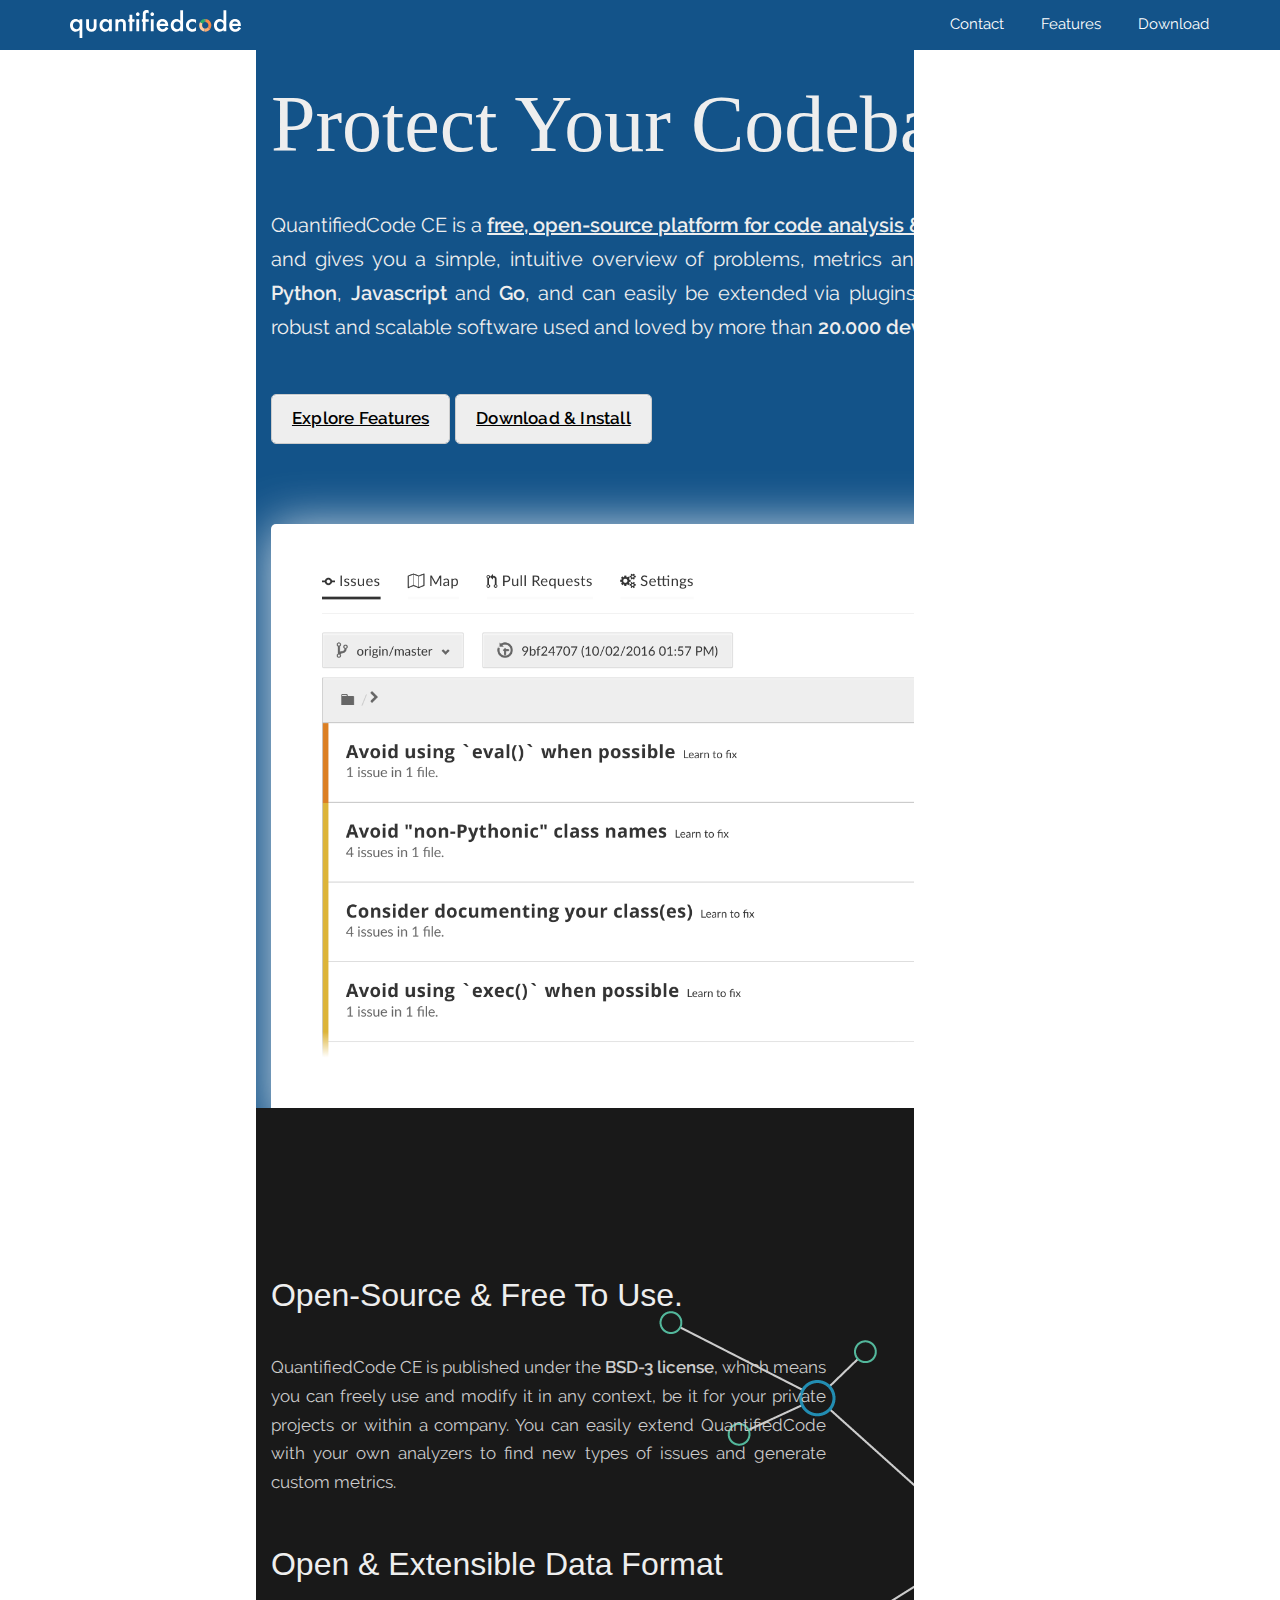
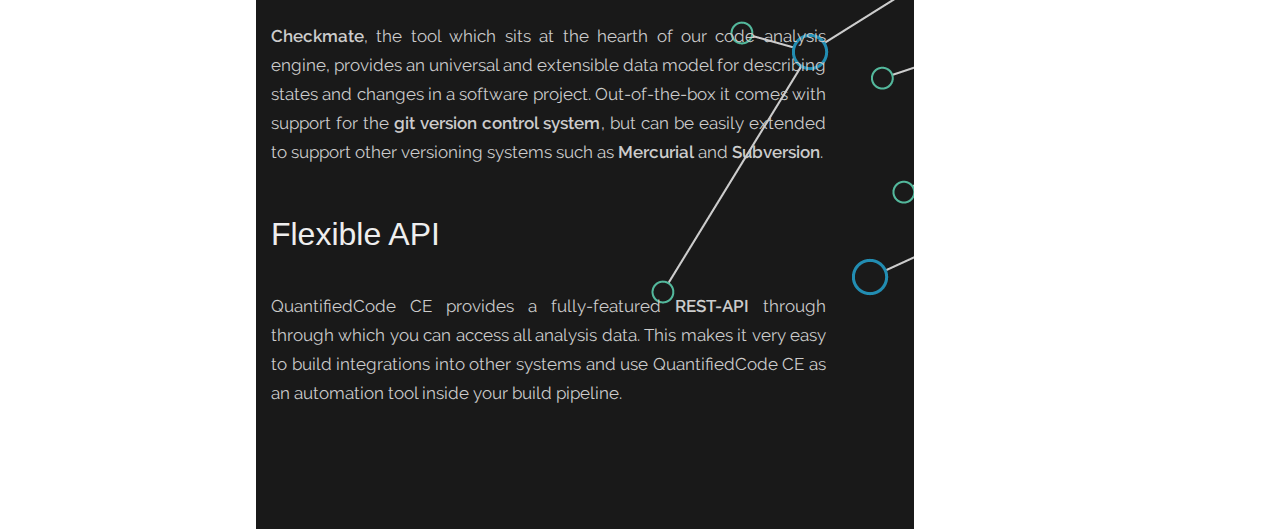
<file: index.html>
<!doctype html>
<!--[if lt IE 7]> <html class="no-js lt-ie9 lt-ie8 lt-ie7" lang="en"> <![endif]-->
<!--[if IE 7]>    <html class="no-js lt-ie9 lt-ie8" lang="en"> <![endif]-->
<!--[if IE 8]>    <html class="no-js lt-ie9" lang="en"> <![endif]-->
<!--[if gt IE 8]><!--> <html class="no-js" lang="en"> <!--<![endif]-->
<head>
  <meta charset="utf-8">
  <title>QuantifiedCode | Willkommen!</title>
  <meta name="apple-mobile-web-app-capable" content="yes" />
  <meta name="viewport" content="width=device-width, initial-scale=1" />
  <link href="/theme/css/main.css" rel="stylesheet" type="text/css">
</head>
<body >
<header>
  <nav id="navbar" class="navbar navbar-default navbar-static-top" role="navigation">
    <div class="container">
      <!-- Brand and toggle get grouped for better mobile display -->
      <div id="nav-head" class="navbar-header">
        <button type="button" class="navbar-toggle collapsed" data-toggle="collapse" data-target="#toggle-menu">
          <span class="sr-only">Toggle navigation</span>
          <span class="icon-bar"></span>
          <span class="icon-bar"></span>
          <span class="icon-bar"></span>
        </button>
        <a class="navbar-brand" href="/"><img src="/theme/images/logo.svg" /></a>
      </div>
      <div id="menu">
        <div class="collapse navbar-collapse" id="toggle-menu">
          <ul class="nav navbar-nav navbar-right">
                    <li><a href="/contact.html">Contact</a></li>
                    <li><a href="/features.html">Features</a></li>
                    <li><a href="/download.html">Download</a></li>
          </ul>
        </div><!--/.nav-collapse -->
      </div>
    </div>
  </nav>
</header>
<div id="main">
    
        <section id="qcapp" class="static-content">
            <section class="wrapper how-it-works">
                <section class="white-slide">
                    <div class="container">
                        <div class="row">
                            <div class="text col-md-12" id="teaser">
                                <h2>Protect Your Codebase.</h2>
                                <p class="space-bottom-30 space-top-20">QuantifiedCode CE is a <strong><u>free, open-source platform for code analysis &amp; automation</u></strong>. It continuously monitors your codebase and gives you a simple, intuitive overview of problems, metrics and insights. It comes with out-of-the-box support for <strong>Python</strong>, <strong>Javascript</strong> and <strong>Go</strong>, and can easily be extended via plugins. QuantifiedCode CE is based on <a href="https://www.quantifiedcode.com">QuantifiedCode</a>, a robust and scalable software used and loved by more than <strong>20.000 developers</strong>.</p>
                                <p>
                                    <a class="btn btn-large" href="/features">Explore Features</a>
                                    <a class="btn btn-large" href="/download">Download &amp; Install</a>
                                </p>
                            </div>
                            <div class="text col-md-12 space-top-40" id="screenshot">
                                <img class="img-responsive screenshot" src="/images/gfx/landing_page/screenshot.png" />
                            </div>
                        </div>
                    </div>
                </section>
                <section class="black-slide">
                  <div class="graph">
                  </div>
                  <div class="container">
                    <div class="row">
                        <div class="col-lg-6 col-md-6 col-sm-6 col-xs-12">
                              <div class="description">
                                  <h3>Open-Source &amp; Free To Use.</h3>
                                  <p>
                                      QuantifiedCode CE is published under the <strong>BSD-3 license</strong>, which means you can freely use and modify it in any context, be it for your private projects or within a company. You can easily extend QuantifiedCode with your own analyzers to find new types of issues and generate custom metrics.
                                  </p>
                                  <h3>Open &amp; Extensible Data Format</h3>
                                  <p>
                                      <strong>Checkmate</strong>, the tool which sits at the hearth of our code analysis engine, provides an universal and extensible data model for describing states and changes in a software project. Out-of-the-box it comes with support for the <strong> git version control system</strong>, but can be easily extended to support other versioning systems such as <strong>Mercurial</strong> and <strong>Subversion</strong>.
                                  </p>
                                  <h3>Flexible API</h3>
                                  <p>
                                      QuantifiedCode CE provides a fully-featured <strong>REST-API</strong> through through which you can access all analysis data. This makes it very easy to build integrations into other systems and use QuantifiedCode CE as an automation tool inside your build pipeline.
                                  </p>
                                </div>
                            </div>
                        </div>
                    </div>
                </section>
            </section>
        </section>
    
</div>

<script src="/theme/bower_components/jquery/dist/jquery.min.js" type="text/javascript"></script>
<script src="/theme/bower_components/bootstrap/dist/js/bootstrap.min.js" type="text/javascript"></script>
</body>
</html>
</file>
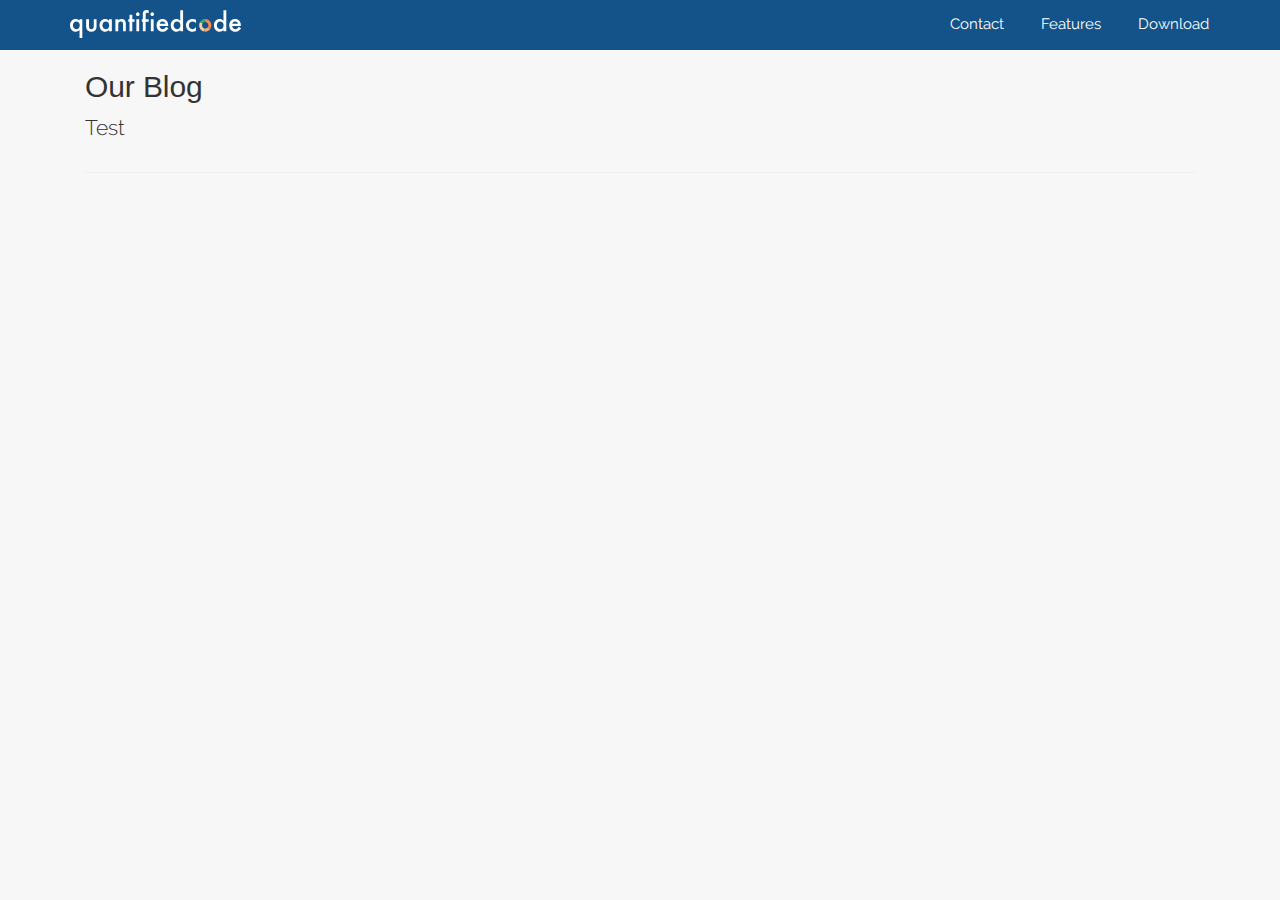
<file: blog/index.html>
<!doctype html>
<!--[if lt IE 7]> <html class="no-js lt-ie9 lt-ie8 lt-ie7" lang="en"> <![endif]-->
<!--[if IE 7]>    <html class="no-js lt-ie9 lt-ie8" lang="en"> <![endif]-->
<!--[if IE 8]>    <html class="no-js lt-ie9" lang="en"> <![endif]-->
<!--[if gt IE 8]><!--> <html class="no-js" lang="en"> <!--<![endif]-->
<head>
  <meta charset="utf-8">
  <title>QuantifiedCode | Data Driven - Our Date Science Blog</title>
  <meta name="apple-mobile-web-app-capable" content="yes" />
  <meta name="viewport" content="width=device-width, initial-scale=1" />
  <link href="/theme/css/main.css" rel="stylesheet" type="text/css">

<style>
body {
    background: #f7f7f7;
}
</style>
</head>
<body >
<header>
  <nav id="navbar" class="navbar navbar-default navbar-static-top" role="navigation">
    <div class="container">
      <!-- Brand and toggle get grouped for better mobile display -->
      <div id="nav-head" class="navbar-header">
        <button type="button" class="navbar-toggle collapsed" data-toggle="collapse" data-target="#toggle-menu">
          <span class="sr-only">Toggle navigation</span>
          <span class="icon-bar"></span>
          <span class="icon-bar"></span>
          <span class="icon-bar"></span>
        </button>
        <a class="navbar-brand" href="/"><img src="/theme/images/logo.svg" /></a>
      </div>
      <div id="menu">
        <div class="collapse navbar-collapse" id="toggle-menu">
          <ul class="nav navbar-nav navbar-right">
                    <li><a href="/contact.html">Contact</a></li>
                    <li><a href="/features.html">Features</a></li>
                    <li><a href="/download.html">Download</a></li>
          </ul>
        </div><!--/.nav-collapse -->
      </div>
    </div>
  </nav>
</header>
<div id="main">
    <div class="container">
         <div class="row-fluid">
            <div class="col-md-12 col-sm-12">

<h1>Our Blog</h1>

<p class="lead">Test</p>

<hr />



            </div>
         </div>
    </div>
</div>

<script src="/theme/bower_components/jquery/dist/jquery.min.js" type="text/javascript"></script>
<script src="/theme/bower_components/bootstrap/dist/js/bootstrap.min.js" type="text/javascript"></script>
</body>
</html>
</file>
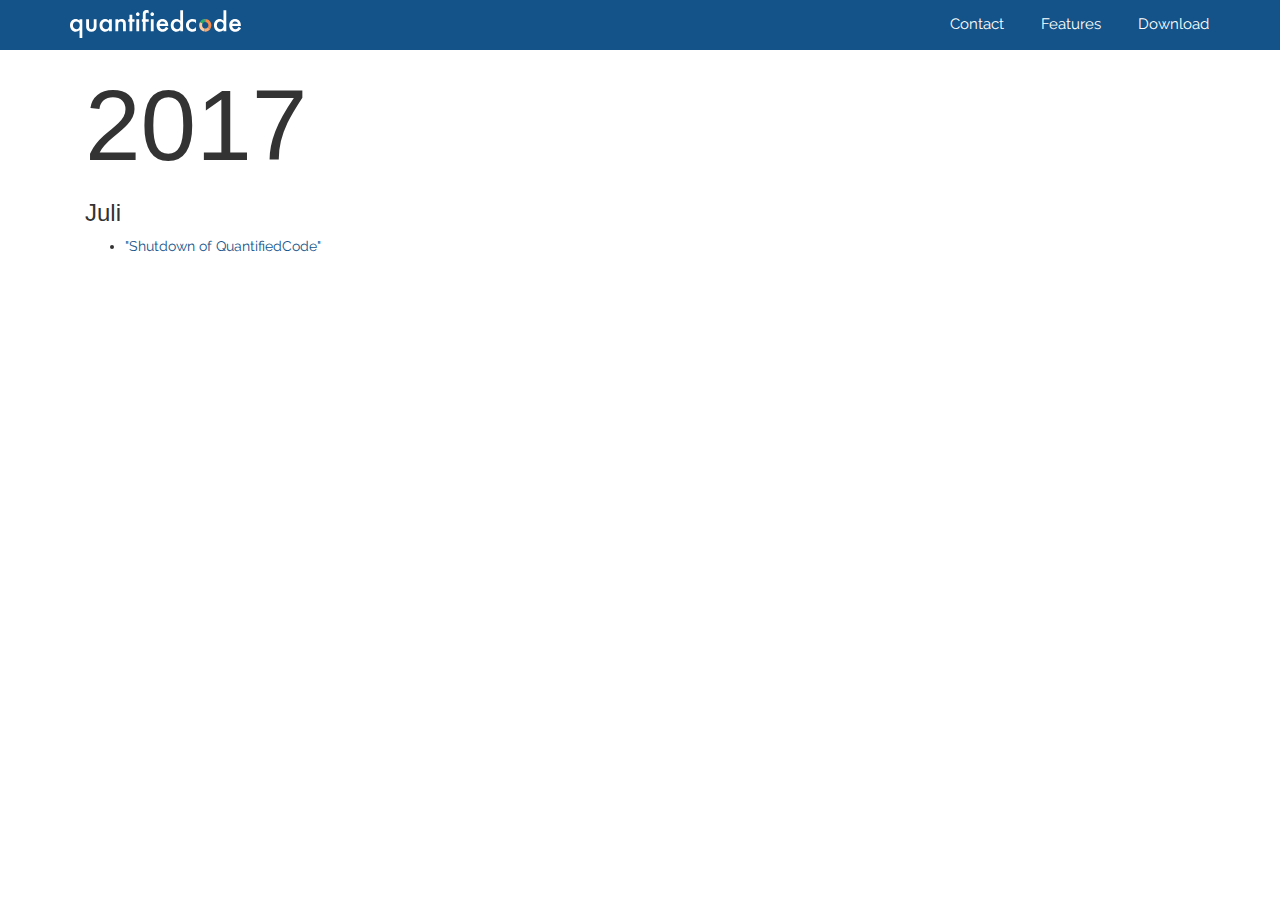
<file: archives.html>
<!doctype html>
<!--[if lt IE 7]> <html class="no-js lt-ie9 lt-ie8 lt-ie7" lang="en"> <![endif]-->
<!--[if IE 7]>    <html class="no-js lt-ie9 lt-ie8" lang="en"> <![endif]-->
<!--[if IE 8]>    <html class="no-js lt-ie9" lang="en"> <![endif]-->
<!--[if gt IE 8]><!--> <html class="no-js" lang="en"> <!--<![endif]-->
<head>
  <meta charset="utf-8">
  <title>QuantifiedCode | </title>
  <meta name="apple-mobile-web-app-capable" content="yes" />
  <meta name="viewport" content="width=device-width, initial-scale=1" />
  <link href="/theme/css/main.css" rel="stylesheet" type="text/css">
</head>
<body >
<header>
  <nav id="navbar" class="navbar navbar-default navbar-static-top" role="navigation">
    <div class="container">
      <!-- Brand and toggle get grouped for better mobile display -->
      <div id="nav-head" class="navbar-header">
        <button type="button" class="navbar-toggle collapsed" data-toggle="collapse" data-target="#toggle-menu">
          <span class="sr-only">Toggle navigation</span>
          <span class="icon-bar"></span>
          <span class="icon-bar"></span>
          <span class="icon-bar"></span>
        </button>
        <a class="navbar-brand" href="/"><img src="/theme/images/logo.svg" /></a>
      </div>
      <div id="menu">
        <div class="collapse navbar-collapse" id="toggle-menu">
          <ul class="nav navbar-nav navbar-right">
                    <li><a href="/contact.html">Contact</a></li>
                    <li><a href="/features.html">Features</a></li>
                    <li><a href="/download.html">Download</a></li>
          </ul>
        </div><!--/.nav-collapse -->
      </div>
    </div>
  </nav>
</header>
<div id="main">
    <div class="container">
         <div class="row-fluid">
            <div class="col-md-12 col-sm-12">
<h2>2017</h2>
<h3>Juli</h3>
<ul>
	<li><a href="blog/shutdown-of-quantifiedcode.html">"Shutdown of QuantifiedCode"</a></li>
</ul>
            </div>
         </div>
    </div>
</div>

<script src="/theme/bower_components/jquery/dist/jquery.min.js" type="text/javascript"></script>
<script src="/theme/bower_components/bootstrap/dist/js/bootstrap.min.js" type="text/javascript"></script>
</body>
</html>
</file>
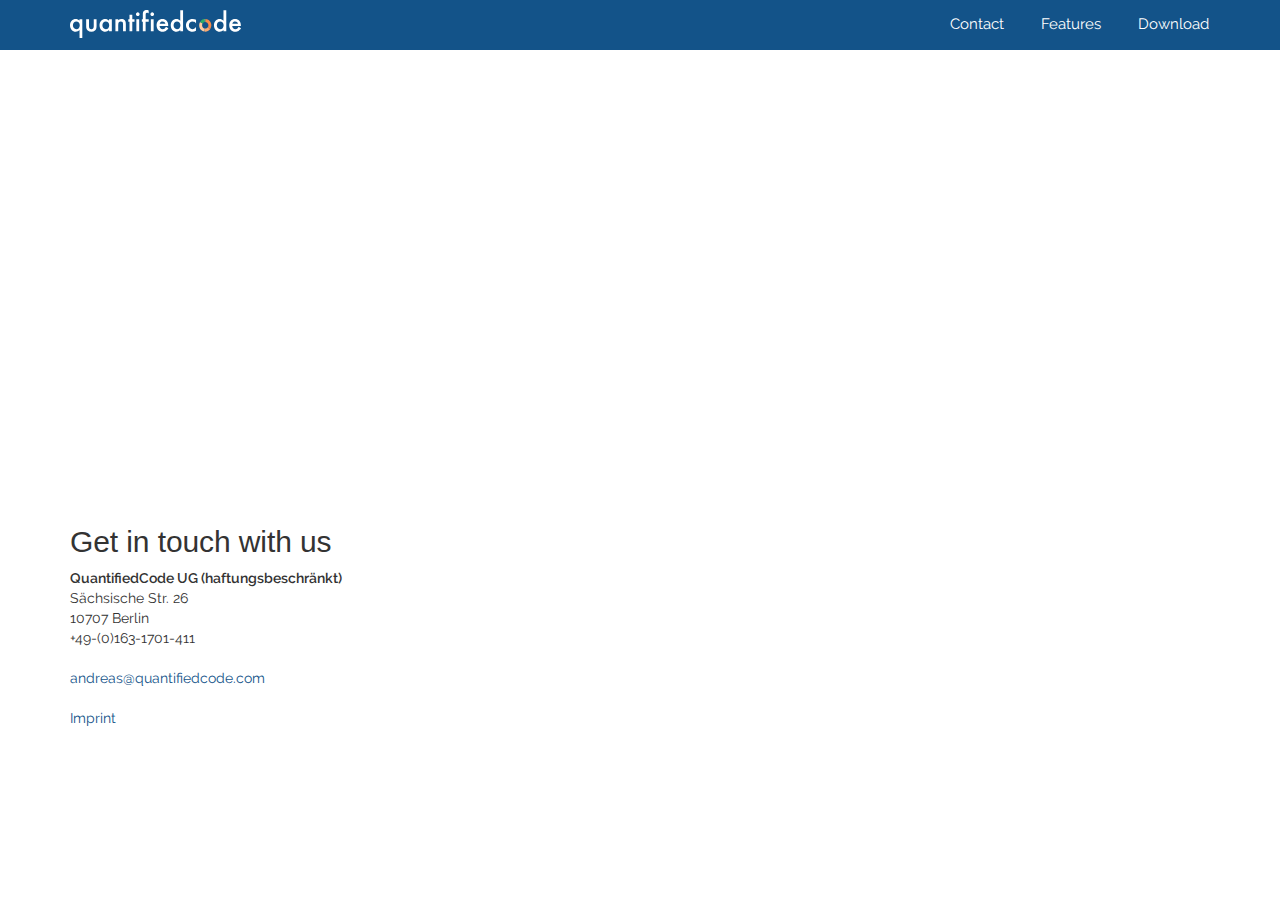
<file: contact.html>
<!doctype html>
<!--[if lt IE 7]> <html class="no-js lt-ie9 lt-ie8 lt-ie7" lang="en"> <![endif]-->
<!--[if IE 7]>    <html class="no-js lt-ie9 lt-ie8" lang="en"> <![endif]-->
<!--[if IE 8]>    <html class="no-js lt-ie9" lang="en"> <![endif]-->
<!--[if gt IE 8]><!--> <html class="no-js" lang="en"> <!--<![endif]-->
<head>
  <meta charset="utf-8">
  <title>QuantifiedCode | Contact</title>
  <meta name="apple-mobile-web-app-capable" content="yes" />
  <meta name="viewport" content="width=device-width, initial-scale=1" />
  <link href="/theme/css/main.css" rel="stylesheet" type="text/css">
</head>
<body >
<header>
  <nav id="navbar" class="navbar navbar-default navbar-static-top" role="navigation">
    <div class="container">
      <!-- Brand and toggle get grouped for better mobile display -->
      <div id="nav-head" class="navbar-header">
        <button type="button" class="navbar-toggle collapsed" data-toggle="collapse" data-target="#toggle-menu">
          <span class="sr-only">Toggle navigation</span>
          <span class="icon-bar"></span>
          <span class="icon-bar"></span>
          <span class="icon-bar"></span>
        </button>
        <a class="navbar-brand" href="/"><img src="/theme/images/logo.svg" /></a>
      </div>
      <div id="menu">
        <div class="collapse navbar-collapse" id="toggle-menu">
          <ul class="nav navbar-nav navbar-right">
                    <li><a href="/contact.html">Contact</a></li>
                    <li><a href="/features.html">Features</a></li>
                    <li><a href="/download.html">Download</a></li>
          </ul>
        </div><!--/.nav-collapse -->
      </div>
    </div>
  </nav>
</header>
<div id="main">
    

        <iframe width="100%" height="450" frameborder="0" scrolling="no" marginheight="0" marginwidth="0" src="//www.openstreetmap.org/export/embed.html?bbox=13.297576904296877%2C52.48390403154307%2C13.335900306701662%2C52.50245580494631&amp;layer=mapnik&amp;marker=52.49318089654172%2C13.316738605499268"></iframe>


         <div class="container">
              <section id="contact">
                   <div class="hgroup">
                        <h1>Get in touch with us</h1>
                   </div>
                   <div class="row">
                        <div class="col-md-12">
                             <address>
                             <strong>QuantifiedCode UG (haftungsbeschränkt)</strong><br />
                             Sächsische Str. 26<br />
                             10707 Berlin<br />
                             +49-(0)163-1701-411
                             </address>
                             <address>
                             <a href="mailto:andreas@quantifiedcode.com">andreas@quantifiedcode.com</a>
                             </address>

                             <a href="/imprint.html">Imprint</a> 
                        </div>
                   </div>
              </section>
         </div>

    
</div>

<script src="/theme/bower_components/jquery/dist/jquery.min.js" type="text/javascript"></script>
<script src="/theme/bower_components/bootstrap/dist/js/bootstrap.min.js" type="text/javascript"></script>
</body>
</html>
</file>
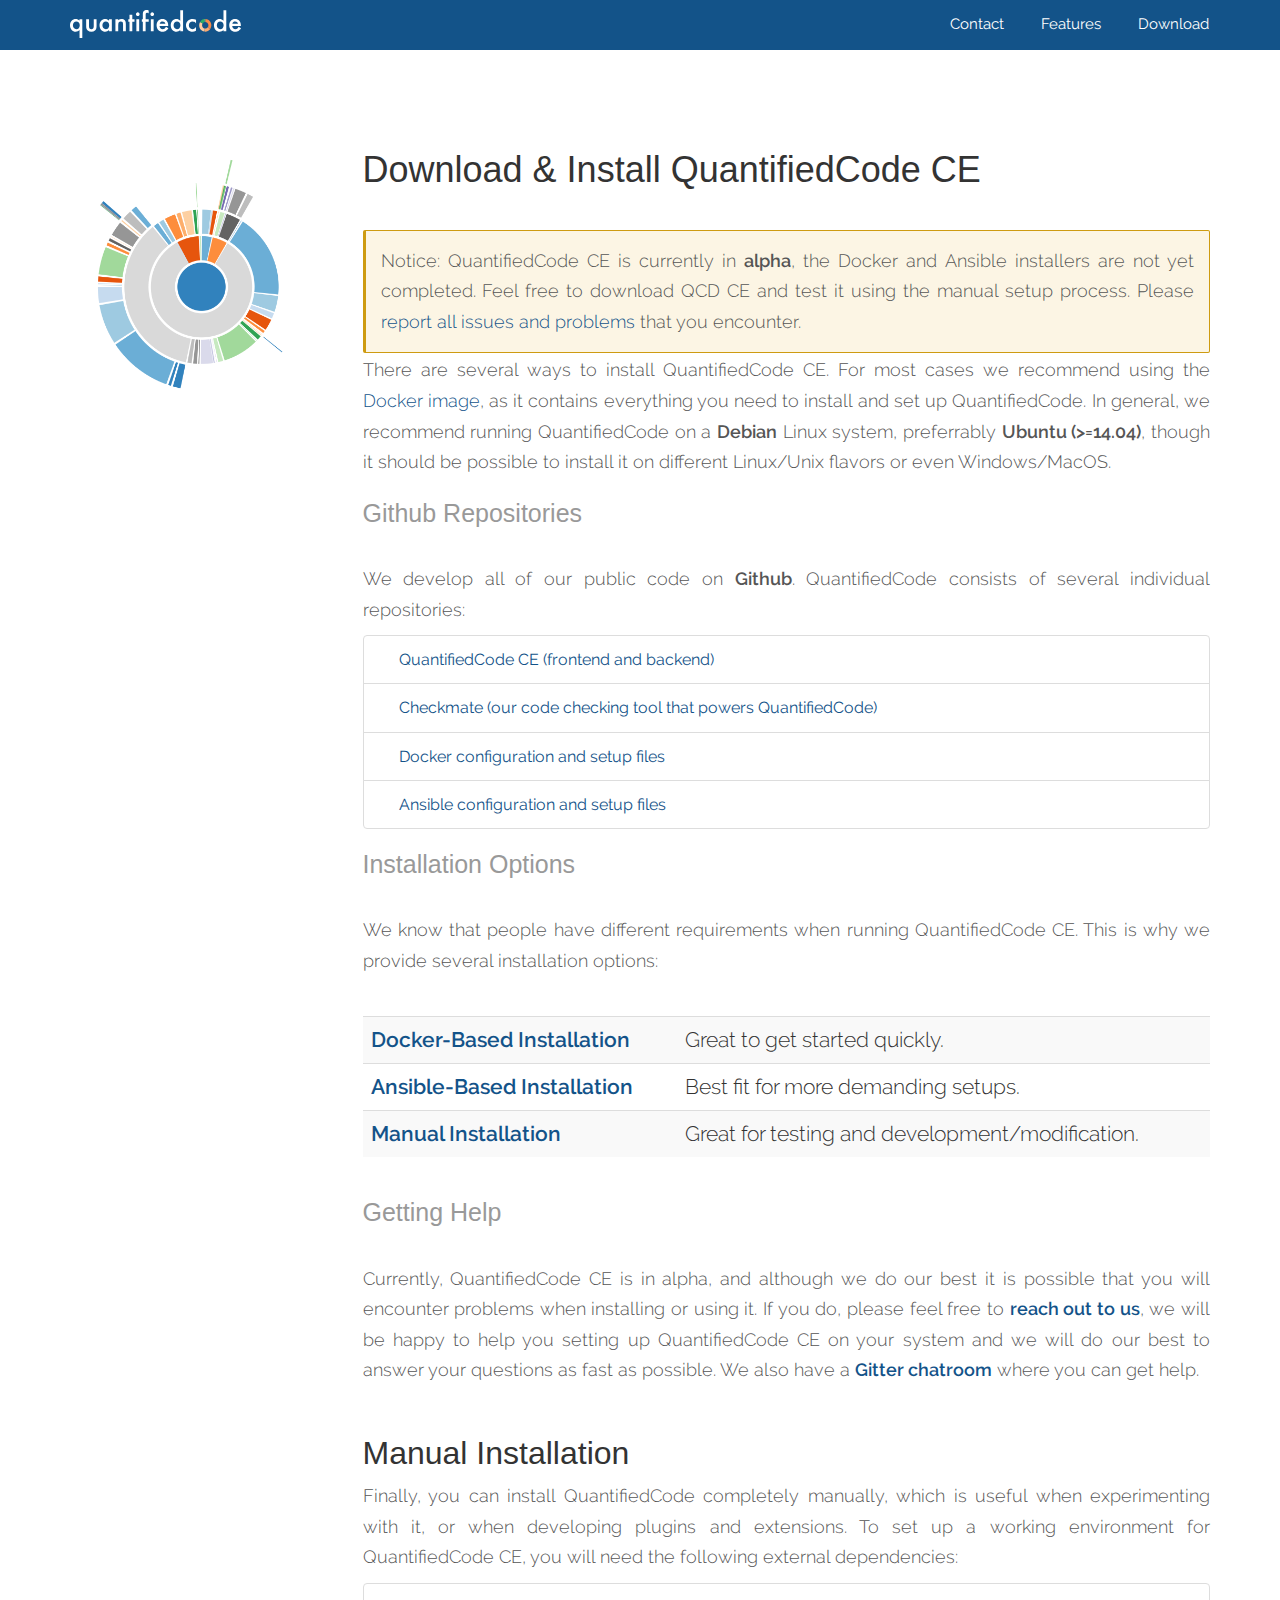
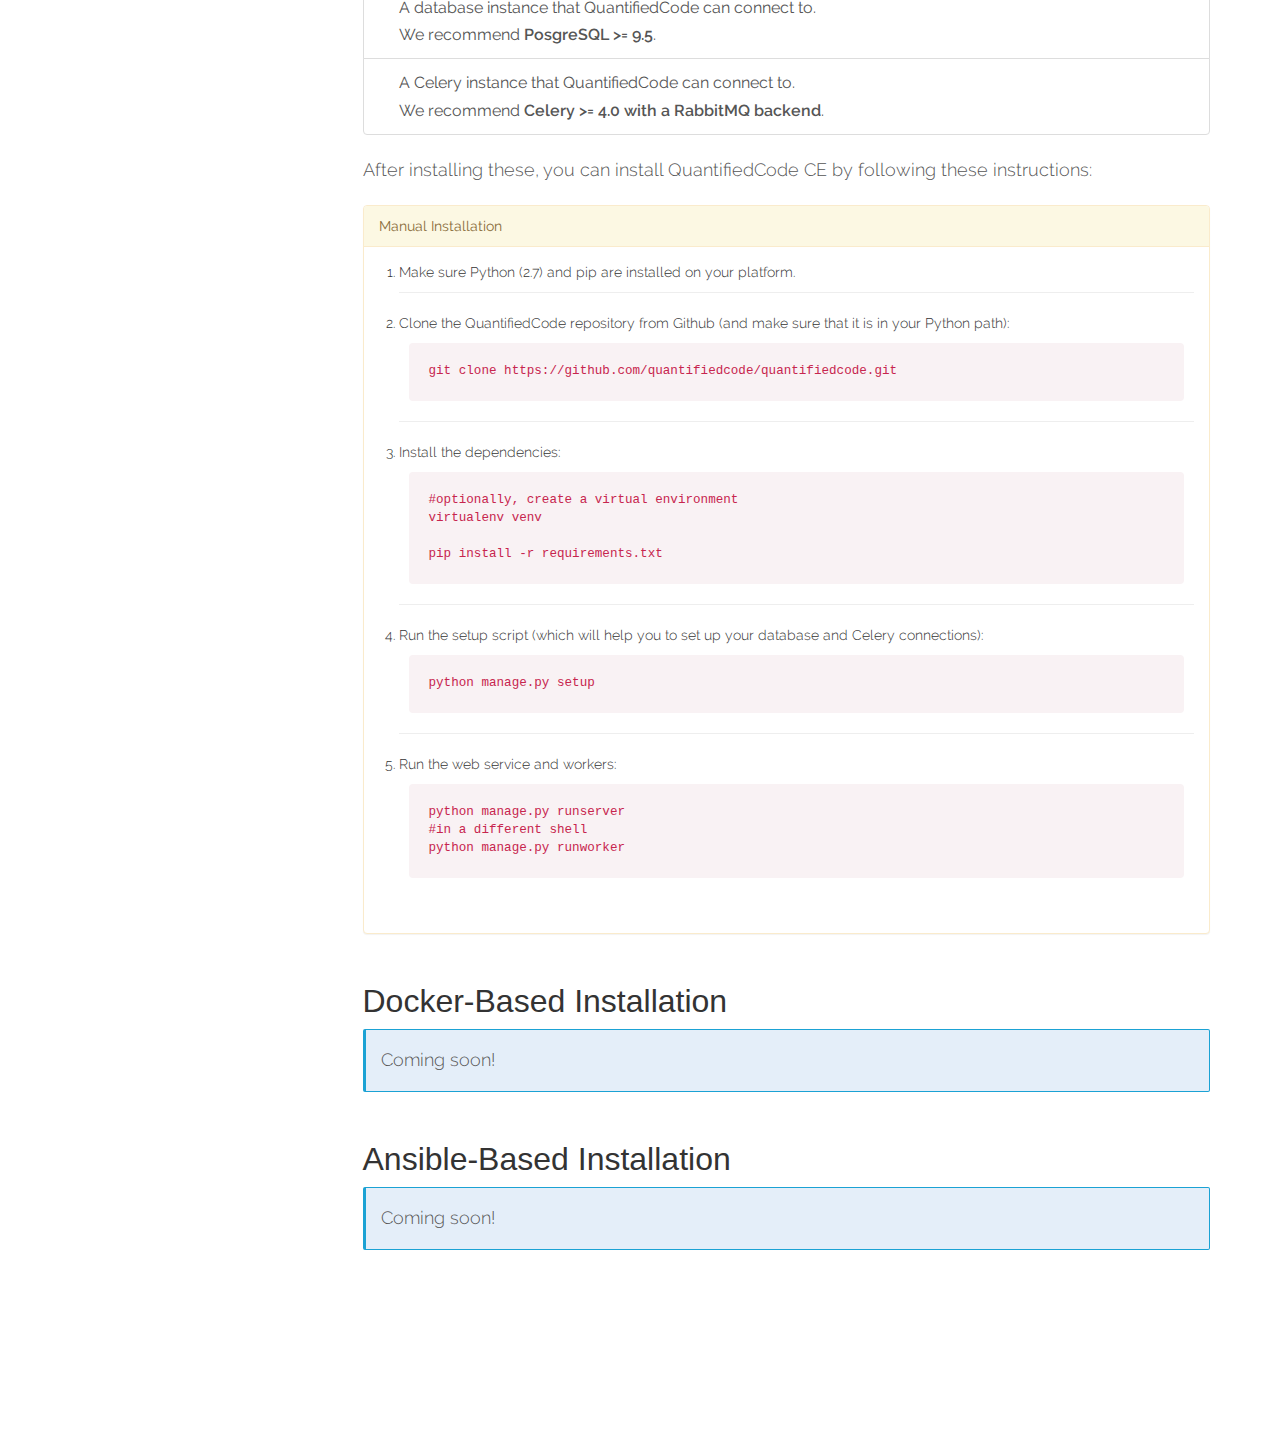
<file: download.html>
<!doctype html>
<!--[if lt IE 7]> <html class="no-js lt-ie9 lt-ie8 lt-ie7" lang="en"> <![endif]-->
<!--[if IE 7]>    <html class="no-js lt-ie9 lt-ie8" lang="en"> <![endif]-->
<!--[if IE 8]>    <html class="no-js lt-ie9" lang="en"> <![endif]-->
<!--[if gt IE 8]><!--> <html class="no-js" lang="en"> <!--<![endif]-->
<head>
  <meta charset="utf-8">
  <title>QuantifiedCode | Download</title>
  <meta name="apple-mobile-web-app-capable" content="yes" />
  <meta name="viewport" content="width=device-width, initial-scale=1" />
  <link href="/theme/css/main.css" rel="stylesheet" type="text/css">
</head>
<body >
<header>
  <nav id="navbar" class="navbar navbar-default navbar-static-top" role="navigation">
    <div class="container">
      <!-- Brand and toggle get grouped for better mobile display -->
      <div id="nav-head" class="navbar-header">
        <button type="button" class="navbar-toggle collapsed" data-toggle="collapse" data-target="#toggle-menu">
          <span class="sr-only">Toggle navigation</span>
          <span class="icon-bar"></span>
          <span class="icon-bar"></span>
          <span class="icon-bar"></span>
        </button>
        <a class="navbar-brand" href="/"><img src="/theme/images/logo.svg" /></a>
      </div>
      <div id="menu">
        <div class="collapse navbar-collapse" id="toggle-menu">
          <ul class="nav navbar-nav navbar-right">
                    <li><a href="/contact.html">Contact</a></li>
                    <li><a href="/features.html">Features</a></li>
                    <li><a href="/download.html">Download</a></li>
          </ul>
        </div><!--/.nav-collapse -->
      </div>
    </div>
  </nav>
</header>
<div id="main">
    

        <section id="qcapp" class="static-content">
            <section class="wrapper benefits vh space-top-20">
                <section>
                    <div class="container">

                        <div class="row">
                              <div class="hidden-xs hidden-sm col-md-3 col-lg-3">
                                  <img class="img-responsive" src="/images/gfx/press/code-visualization.png" />
                              </div>
                              <div class="col-sm-12 col-lg-9 col-md-9">
                                  <h2>Download &amp; Install QuantifiedCode CE</h2>
                                  <p class="alert alert-warning">
                                      Notice: QuantifiedCode CE is currently in <strong>alpha</strong>, the Docker and Ansible installers are not yet completed. Feel free to download QCD CE and test it using the manual setup process. Please <a href="https://github.com/quantifiedcode/quantifiedcode/issues">report all issues and problems</a> that you encounter.
                                  </p>
                                  <p>
                                      There are several ways to install QuantifiedCode CE. For most cases we recommend using the <a>Docker image</a>, as it contains everything you need to install and set up QuantifiedCode. In general, we recommend running QuantifiedCode on a <strong>Debian</strong> Linux system, preferrably <strong>Ubuntu (>=14.04)</strong>, though it should be possible to install it on different Linux/Unix flavors or even Windows/MacOS.
                                  </p>

                                  <h4>Github Repositories</h4>

                                  <p>
                                      We develop all of our public code on <strong>Github</strong>. QuantifiedCode consists of several individual repositories:
                                  </p>

                                  <ul class="list-group">
                                      <li class="list-group-item">
                                          <a href="https://github.com/quantifiedcode/quantifiedcode.git">QuantifiedCode CE (frontend and backend)</a>
                                      </li>
                                      <li class="list-group-item">
                                          <a href="https://github.com/quantifiedcode/checkmate.git">Checkmate (our code checking tool that powers QuantifiedCode)</a>
                                      </li>
                                      <li class="list-group-item">
                                          <a href="https://github.com/quantifiedcode/quantifiedcode-docker.git">Docker configuration and setup files</a>
                                      </li>
                                      <li class="list-group-item">
                                          <a href="https://github.com/quantifiedcode/quantifiedcode-ansible.git">Ansible configuration and setup files</a>
                                      </li>
                                  </ul>

                                  <h4>Installation Options</h4>

                                  <p>
                                      We know that people have different requirements when running QuantifiedCode CE. This is why we provide several installation options:
                                  </p>

                                  <table class="table table-striped lead space-top-40 space-bottom-40">
                                      <tbody>
                                          <tr>
                                              <td>
                                                  <strong><a href="#docker">Docker-Based Installation</a></strong>
                                              </td>
                                              <td>
                                                  Great to get started quickly.
                                              </td>
                                          </tr>
                                          <tr>
                                              <td>
                                                  <strong><a href="#ansible">Ansible-Based Installation</a></strong>
                                              </td>
                                              <td>
                                                  Best fit for more demanding setups.
                                              </td>
                                          </tr>
                                          <tr>
                                              <td>
                                                  <strong><a href="#manual">Manual Installation</a></strong>
                                              </td>
                                              <td>
                                                  Great for testing and development/modification.
                                              </td>
                                          </tr>
                                      </tbody>
                                  </table>

                                  <h4>Getting Help</h4>

                                  <p>
                                      Currently, QuantifiedCode CE is in alpha, and although we do our best it is possible that you will encounter problems when installing or using it. If you do, please feel free to <strong><a href="mailto:andreas@quantifiedcode.com">reach out to us</a></strong>, we will be happy to help you setting up QuantifiedCode CE on your system and we will do our best to answer your questions as fast as possible. We also have a <strong><a href="https://gitter.im/quantifiedcode-ce">Gitter chatroom</a></strong> where you can get help.
                                  </p>


                                  <h3>Manual Installation <a name="manual" href="#manual">&#9875;</a></h3>

                                  <p>
                                      Finally, you can install QuantifiedCode completely manually, which is useful when experimenting with it, or when developing plugins and extensions. To set up a working environment for QuantifiedCode CE, you will need the following external dependencies:
                                  </p>

                                  <ul class="list-group">
                                      <li class="list-group-item">A database instance that QuantifiedCode can connect to.<br />We recommend <strong>PosgreSQL >= 9.5</strong>.</li>
                                      <li class="list-group-item">A Celery instance that QuantifiedCode can connect to. <br />We recommend <strong>Celery >= 4.0 with a RabbitMQ backend</strong>.</li>
                                  </ul>

                                  <p>
                                      After installing these, you can install QuantifiedCode CE by following these instructions:
                                  </p>

                                  <div class="panel panel-warning">
                                      <div class="panel-heading">
                                          Manual Installation
                                      </div>
                                      <div class="panel-body">
                                          <ol>
                                              <li>Make sure Python (2.7) and pip are installed on your platform.</li>
                                              <li>Clone the QuantifiedCode repository from Github (and make sure that it is in your Python path): <br />
                                                  <code>
                                                      git clone https://github.com/quantifiedcode/quantifiedcode.git
                                                  </code>
                                              </li>
                                              <li>
                                                  Install the dependencies:
                                                  <code>
                                                      #optionally, create a virtual environment<br />
                                                      virtualenv venv<br /><br />

                                                      pip install -r requirements.txt
                                                  </code>
                                              </li>
                                              <li>
                                                  Run the setup script (which will help you to set up your database and Celery connections):<br />
                                                  <code>
                                                      python manage.py setup
                                                  </code>
                                              </li>
                                              <li>
                                                  Run the web service and workers: <br />
                                                  <code>
                                                      python manage.py runserver<br />
                                                      #in a different shell<br />
                                                      python manage.py runworker<br />
                                                  </code>
                                              </li>
                                          </ol>
                                      </div>
                                  </div>

                                  <h3>Docker-Based Installation <a name="docker" href="#docker">&#9875;</a></h3>

                                  <p class="alert alert-info">
                                      Coming soon!
                                  </p>

                                  <!--
                                  <p>
                                      We provide a Docker image that contains everything you need to run QuantifiedCode CE, including a frontend server, API server and a running worker daemon. The Docker image is the fastest way to get started and can provide reasonable performance for small to medium instances of QuantifiedCode CE. By default it uses an SQLite database and a Redis-based task scheduler, which can be easily changed to.

                                      <br />

                                      To use this image, simply follow these steps:
                                  </p>

                                  <div class="panel panel-warning">
                                      <div class="panel-heading">
                                          Docker-Based Installation
                                      </div>

                                      <div class="panel-body">
                                          <ol>
                                              <li>Make sure Docker is installed on your platform.</li>
                                              <li>Clone the QuantifiedCode <strong>docker</strong> repository from Github (this contains everything you need to get started): <br />
                                                  <code>
                                                      git clone https://github.com/quantifiedcode/quantifiedcode-docker.git
                                                  </code>
                                              </li>
                                              <li>
                                                  Optionally, edit <strong>settings.yml</strong> to your liking (see below for more information about that).
                                              </li>
                                              <li>
                                                  Run the setup script: <br />
                                                  <code>
                                                      cd quantifiedcode-docker<br />
                                                      ./run-quantifiedcode.sh
                                                  </code>
                                              </li>
                                              <li>
                                                  QuantifiedCode should now be running and accessible on your local interface on port <strong>5000</strong>.
                                              </li>
                                          </ol>
                                      </div>
                                  </div>
                                  -->
                                  <h3>Ansible-Based Installation <a name="ansible" href="#ansible">&#9875;</a></h3>

                                  <p class="alert alert-info">
                                      Coming soon!
                                  </p>

                                  <!--
                                  <p>
                                      Alternatively, you can also install QuantifiedCode using Ansible. We have prepared an <strong>Ansible</strong> script for you that can set up (and update) QuantifiedCode CE on any server (or number of servers) of your choice. To use this script, simply follow these instructions:
                                  </p>

                                  <div class="panel panel-warning">
                                      <div class="panel-heading">
                                          Ansible-Based Installation
                                      </div>
                                      <div class="panel-body">
                                          <ol>
                                              <li>Make sure Ansible is installed on your platform, e.g. via <strong>pip</strong>.
                                                  <code>
                                                      sudo pip install ansible
                                                  </code>
                                              </li>
                                              <li>Clone the QuantifiedCode <strong>Ansible</strong> repository from Github (this contains everything you need to get started): <br />
                                                  <code>
                                                      git clone https://github.com/quantifiedcode/quantifiedcode-ansible.git
                                                  </code>
                                              </li>
                                              <li>
                                                  Edit the inventory files in the <strong>inventory</strong> folder (instructions are available in the files).
                                              </li>
                                              <li>
                                                  Edit the variables files in the <strong>variables</strong> folder (instructions are available in the files).
                                              </li>
                                              <li>
                                                  Run the QuantifiedCode playbook: <br />
                                                  <code>
                                                      #to deploy to your production system <br />
                                                      ansibe-playbook quantifiedcode.yml -i inventory/production --ask-sudo-pass <br /><br />
                                                      #to deploy to your local machine <br />
                                                      ansible-playbook quantifiedcode.yml -i inventory/local --ask-sudo-pass <br />
                                                  </code>
                                              </li>
                                          </ol>
                                      </div>
                                  </div>

                                  <p>
                                      Apart from a playbook for installing QuantifiedCode CE, the repository also contains playbooks that help you with many maintenance tasks, such as performing backups, upgrades or cleanup operations. Please refer to the <a href="#">documentation</a> for more details and make sure to always pull the latest version of the Ansible repository in order to get the latest setup scripts.
                                  </p>

                                  -->
                              </div>
                        </div>
                    </div>
                </section>
            </section>
        </section>


    
</div>

<script src="/theme/bower_components/jquery/dist/jquery.min.js" type="text/javascript"></script>
<script src="/theme/bower_components/bootstrap/dist/js/bootstrap.min.js" type="text/javascript"></script>
</body>
</html>
</file>
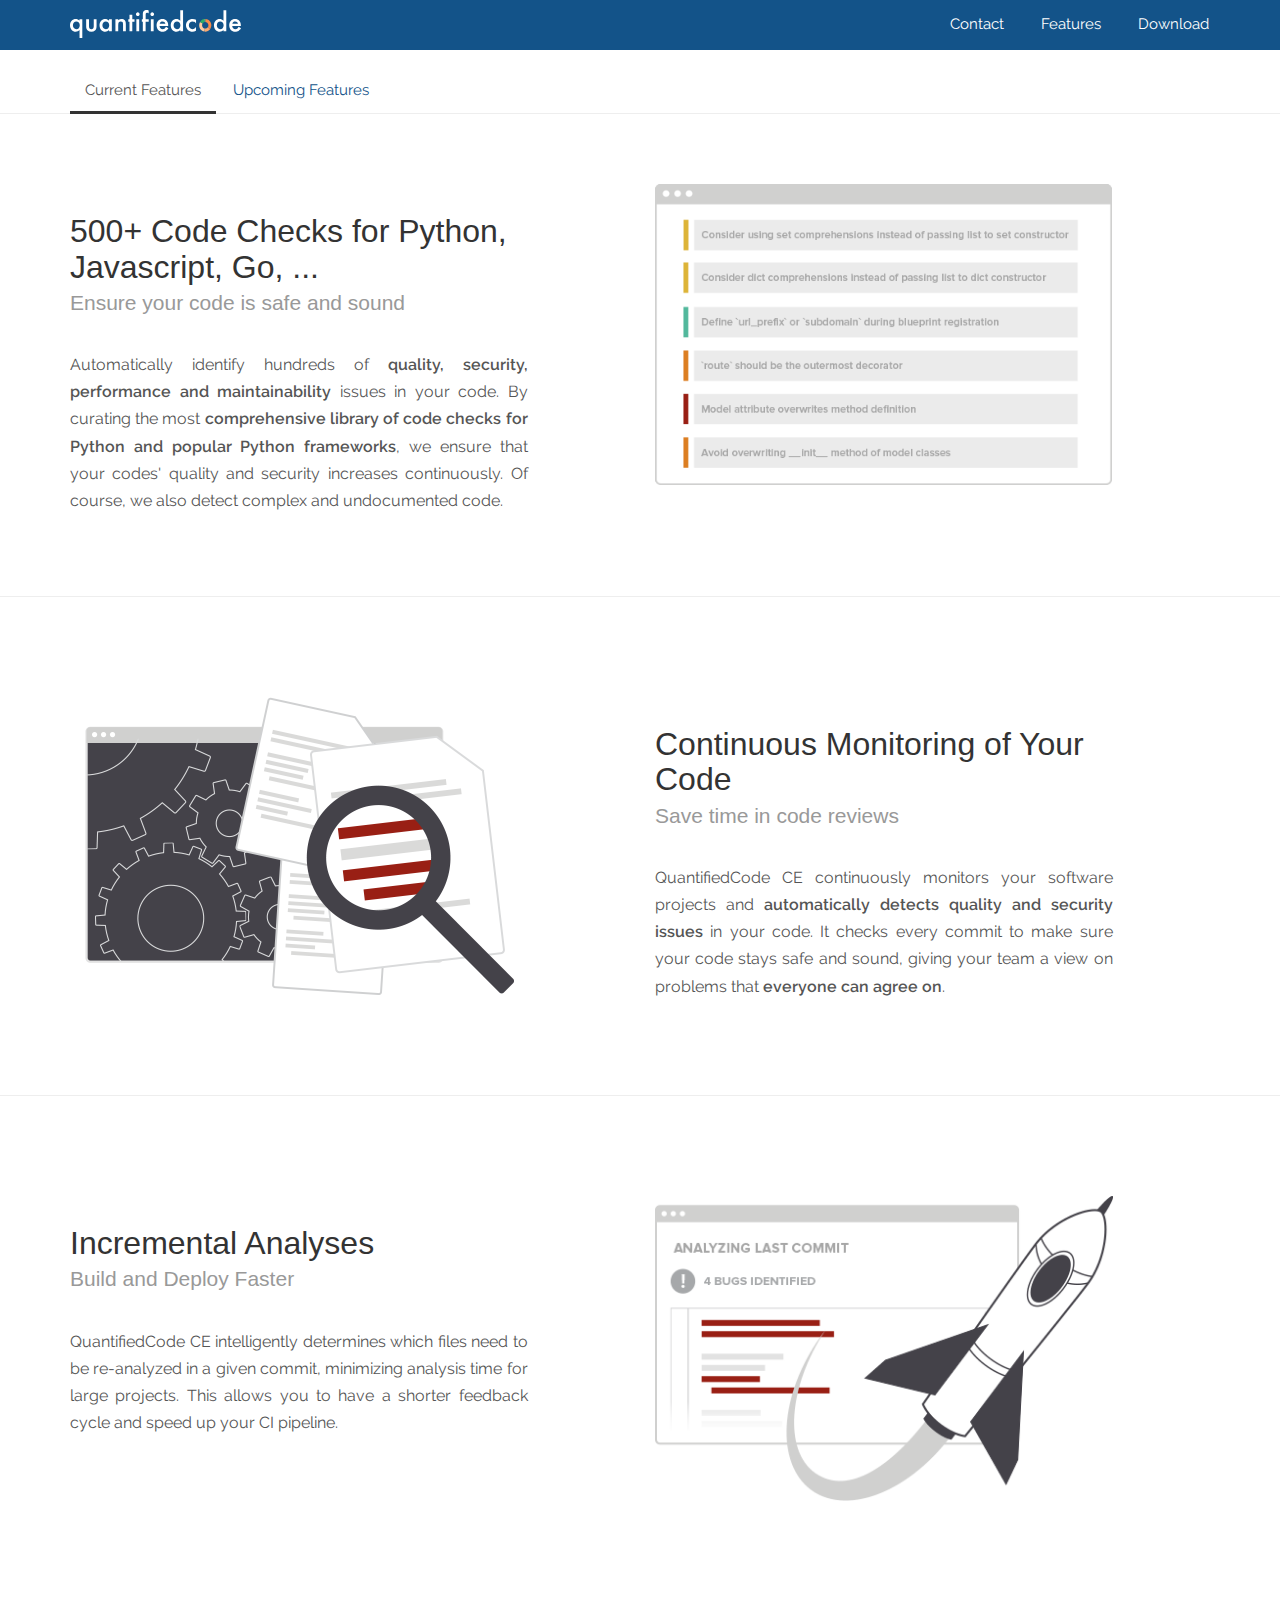
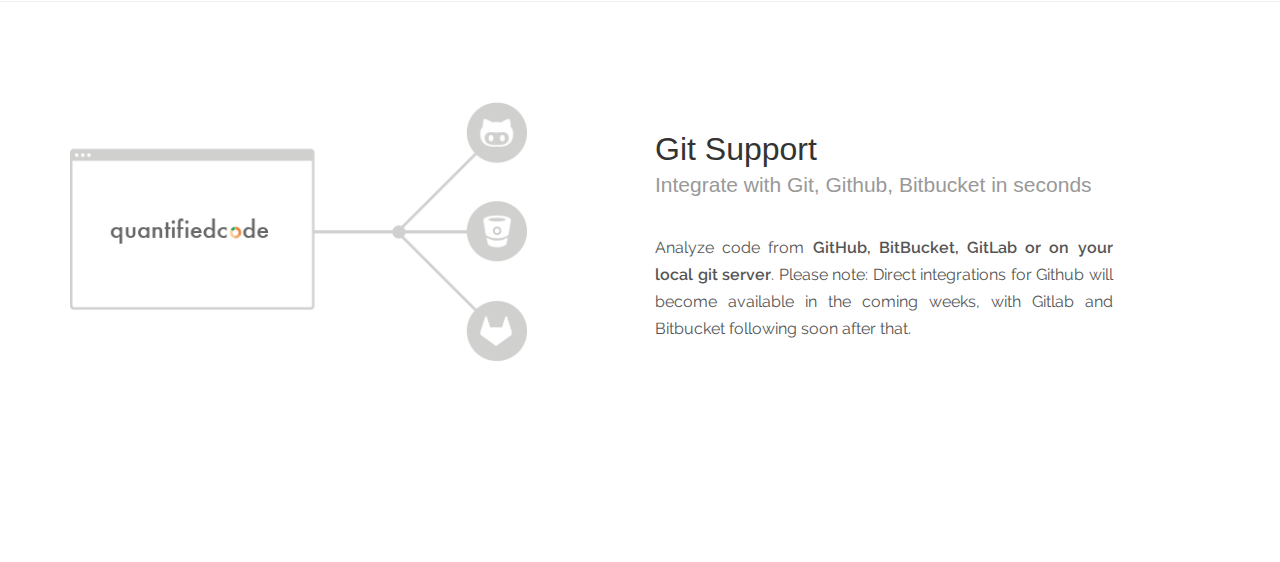
<file: features.html>
<!doctype html>
<!--[if lt IE 7]> <html class="no-js lt-ie9 lt-ie8 lt-ie7" lang="en"> <![endif]-->
<!--[if IE 7]>    <html class="no-js lt-ie9 lt-ie8" lang="en"> <![endif]-->
<!--[if IE 8]>    <html class="no-js lt-ie9" lang="en"> <![endif]-->
<!--[if gt IE 8]><!--> <html class="no-js" lang="en"> <!--<![endif]-->
<head>
  <meta charset="utf-8">
  <title>QuantifiedCode | Features</title>
  <meta name="apple-mobile-web-app-capable" content="yes" />
  <meta name="viewport" content="width=device-width, initial-scale=1" />
  <link href="/theme/css/main.css" rel="stylesheet" type="text/css">
</head>
<body >
<header>
  <nav id="navbar" class="navbar navbar-default navbar-static-top" role="navigation">
    <div class="container">
      <!-- Brand and toggle get grouped for better mobile display -->
      <div id="nav-head" class="navbar-header">
        <button type="button" class="navbar-toggle collapsed" data-toggle="collapse" data-target="#toggle-menu">
          <span class="sr-only">Toggle navigation</span>
          <span class="icon-bar"></span>
          <span class="icon-bar"></span>
          <span class="icon-bar"></span>
        </button>
        <a class="navbar-brand" href="/"><img src="/theme/images/logo.svg" /></a>
      </div>
      <div id="menu">
        <div class="collapse navbar-collapse" id="toggle-menu">
          <ul class="nav navbar-nav navbar-right">
                    <li><a href="/contact.html">Contact</a></li>
                    <li><a href="/features.html">Features</a></li>
                    <li><a href="/download.html">Download</a></li>
          </ul>
        </div><!--/.nav-collapse -->
      </div>
    </div>
  </nav>
</header>
<div id="main">
    

        <section class="subpage-nav">
            <div class="container">
                <div class="row">
                    <div class="col-lg-12 col-md-12 col-sm-12 col-xs-12">
                        <ul class="nav nav-tabs">
                          <li role="presentation" class="active"><a href="/features">Current Features</a></li>
                          <li role="presentation"><a href="/planned-features">Upcoming Features</a></li>
                        </ul>
                    </div>
                </div>
            </div>
        </section>

        <section id="qcapp" class="static-content">
            <section class="wrapper features vh">

                <section>
                    <div class="container">
                        <div class="row">
                            <div class="space-bottom-20 col-lg-5 col-md-5 col-sm-5 col-xs-10 col-lg-offset-0 col-md-offset-0 col-sm-offset-0 col-xs-offset-0 col-lg-push-6 col-md-push-6 col-sm-push-6">
                                <img class="img-responsive center-block space-top-20" src="/images/features/python-code-checks.png" />
                            </div>
                            <div class="col-lg-5 col-md-5 col-sm-5 col-xs-12 col-lg-offset-1 col-md-offset-1 col-sm-offset-1 col-lg-pull-6 col-md-pull-6 col-sm-pull-6">
                                <a name="code-checks"></a>
                                <h3 class="head-small">500+ Code Checks for Python, Javascript, Go, ...</h3>
                                <h5 class="subhead-small">Ensure your code is safe and sound</h5>
                                <p>Automatically identify hundreds of <strong>quality, security, performance and maintainability</strong> issues in your code. By curating the most <strong>comprehensive library of code checks for Python and popular Python frameworks</strong>, we ensure that your codes' quality and security increases continuously. Of course, we also detect complex and undocumented code.</p>
                            </div>
                        </div>
                    </div>
                </section>

                <section>
                    <div class="container">
                        <div class="row">
                            <div class="space-bottom-20 col-lg-5 col-md-5 col-sm-5 col-xs-10 col-lg-offset-0 col-md-offset-0 col-sm-offset-0 col-xs-offset-0">
                                <img class="img-responsive center-block space-top-20" src="/images/features/automated-code-reviews.png" />
                            </div>
                            <div class="col-lg-5 col-md-5 col-sm-5 col-xs-12 col-lg-offset-1 col-md-offset-1 col-sm-offset-1">
                               <a name="automated-code-reviews"></a>
                               <h3 class="head-small">Continuous Monitoring of Your Code</h3>
                                <h5 class="subhead-small">Save time in code reviews</h5>
                                <p>QuantifiedCode CE continuously monitors your software projects and <strong>automatically detects quality and security issues</strong> in your code. It checks every commit to make sure your code stays safe and sound, giving your team a view on problems that <strong>everyone can agree on</strong>.</p>
                            </div>
                        </div>
                    </div>
                </section>

                <section>
                    <div class="container">
                        <div class="row">
                            <div class="space-bottom-20 col-lg-5 col-md-5 col-sm-5 col-xs-10 col-lg-offset-0 col-md-offset-0 col-sm-offset-0 col-xs-offset-0 col-lg-push-6 col-md-push-6 col-sm-push-6">
                                <img class="img-responsive center-block space-top-20" src="/images/features/incremental-analysis-2.png" />
                            </div>
                            <div class="col-lg-5 col-md-5 col-sm-5 col-xs-12 col-lg-offset-1 col-md-offset-1 col-sm-offset-1 col-lg-pull-6 col-md-pull-6 col-sm-pull-6">
                                <a name="incremental-analysis"></a>
                                <h3 class="head-small">Incremental Analyses</h3>
                                <h5 class="subhead-small">Build and Deploy Faster</h5>
                                <p>QuantifiedCode CE intelligently determines which files need to be re-analyzed in a given commit, minimizing analysis time for large projects. This allows you to have a shorter feedback cycle and speed up your CI pipeline.</p>
                            </div>
                        </div>
                    </div>
                </section>

                <section>
                    <div class="container">
                        <div class="row">
                            <div class="space-bottom-20 col-lg-5 col-md-5 col-sm-5 col-xs-10 col-lg-offset-0 col-md-offset-0 col-sm-offset-0 col-xs-offset-0">
                                <img class="img-responsive center-block space-top-20" src="/images/features/git-support.png" />
                            </div>
                            <div class="col-lg-5 col-md-5 col-sm-5 col-xs-12 col-lg-offset-1 col-md-offset-1 col-sm-offset-1">
                                <a name="git-support"></a>
                                <h3 class="head-small">Git Support</h3>
                                <h5 class="subhead-small">Integrate with Git, Github, Bitbucket  in seconds</h5>
                                <p>Analyze code from <strong>GitHub, BitBucket, GitLab or on your local git server</strong>. Please note: Direct integrations for Github will become available in the coming weeks, with Gitlab and Bitbucket following soon after that.</p>
                            </div>
                        </div>
                    </div>
                </section>

            </section>
        </section>


    
</div>

<script src="/theme/bower_components/jquery/dist/jquery.min.js" type="text/javascript"></script>
<script src="/theme/bower_components/bootstrap/dist/js/bootstrap.min.js" type="text/javascript"></script>
</body>
</html>
</file>
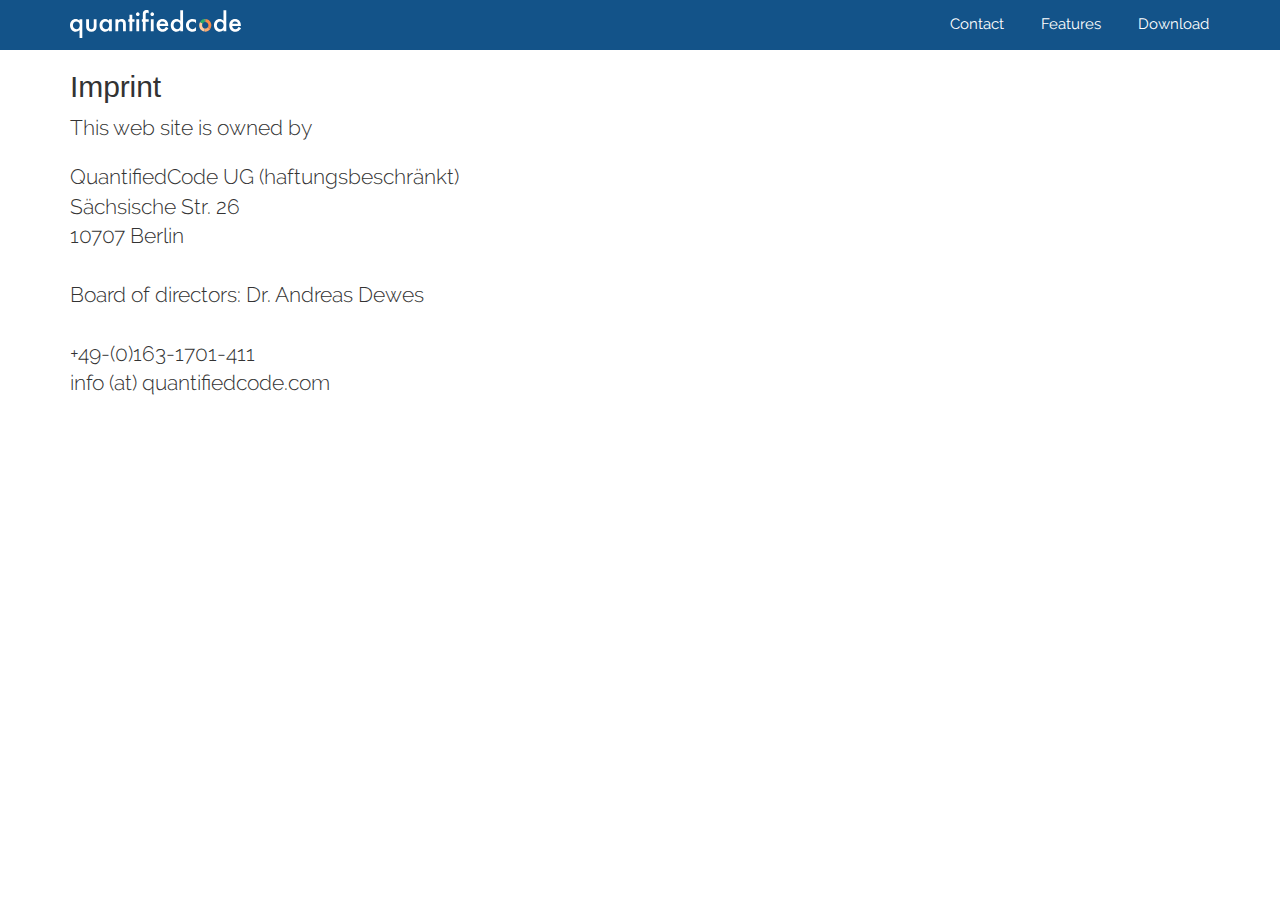
<file: imprint.html>
<!doctype html>
<!--[if lt IE 7]> <html class="no-js lt-ie9 lt-ie8 lt-ie7" lang="en"> <![endif]-->
<!--[if IE 7]>    <html class="no-js lt-ie9 lt-ie8" lang="en"> <![endif]-->
<!--[if IE 8]>    <html class="no-js lt-ie9" lang="en"> <![endif]-->
<!--[if gt IE 8]><!--> <html class="no-js" lang="en"> <!--<![endif]-->
<head>
  <meta charset="utf-8">
  <title>QuantifiedCode | Imprint</title>
  <meta name="apple-mobile-web-app-capable" content="yes" />
  <meta name="viewport" content="width=device-width, initial-scale=1" />
  <link href="/theme/css/main.css" rel="stylesheet" type="text/css">
</head>
<body >
<header>
  <nav id="navbar" class="navbar navbar-default navbar-static-top" role="navigation">
    <div class="container">
      <!-- Brand and toggle get grouped for better mobile display -->
      <div id="nav-head" class="navbar-header">
        <button type="button" class="navbar-toggle collapsed" data-toggle="collapse" data-target="#toggle-menu">
          <span class="sr-only">Toggle navigation</span>
          <span class="icon-bar"></span>
          <span class="icon-bar"></span>
          <span class="icon-bar"></span>
        </button>
        <a class="navbar-brand" href="/"><img src="/theme/images/logo.svg" /></a>
      </div>
      <div id="menu">
        <div class="collapse navbar-collapse" id="toggle-menu">
          <ul class="nav navbar-nav navbar-right">
                    <li><a href="/contact.html">Contact</a></li>
                    <li><a href="/features.html">Features</a></li>
                    <li><a href="/download.html">Download</a></li>
          </ul>
        </div><!--/.nav-collapse -->
      </div>
    </div>
  </nav>
</header>
<div id="main">
    
        <div class="container">
            <div class="row-fluid">
                <div class="span12">
                    <h1>Imprint</h1>
                    <p class="lead">
                        This web site is owned by
                    </p>
                    <p class="lead">
                        QuantifiedCode UG (haftungsbeschränkt)<br />
                        Sächsische Str. 26<br />
                        10707 Berlin<br /><br />

                        Board of directors: Dr. Andreas Dewes<br /><br />
                        
                        +49-(0)163-1701-411<br />
                        info (at) quantifiedcode.com
                    </p>
                </div>
            </div>
        </div>
    
</div>

<script src="/theme/bower_components/jquery/dist/jquery.min.js" type="text/javascript"></script>
<script src="/theme/bower_components/bootstrap/dist/js/bootstrap.min.js" type="text/javascript"></script>
</body>
</html>
</file>
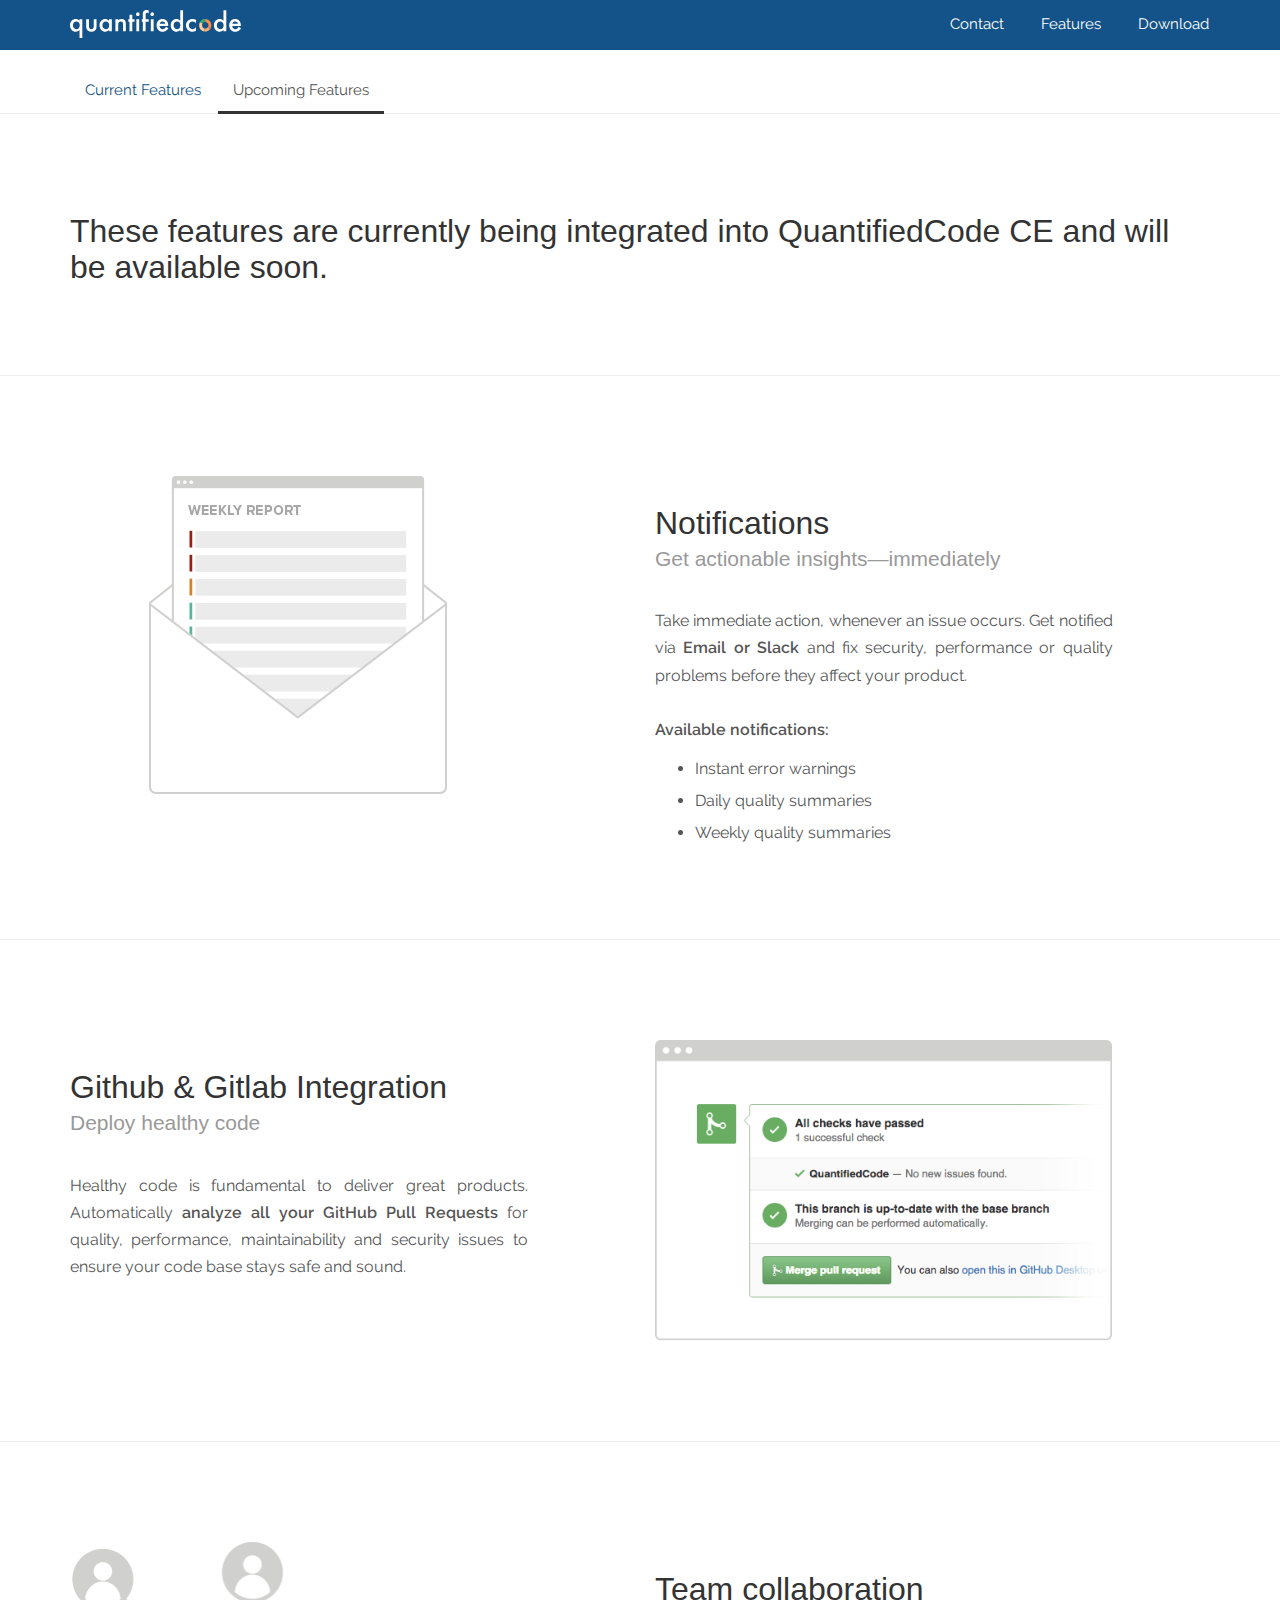
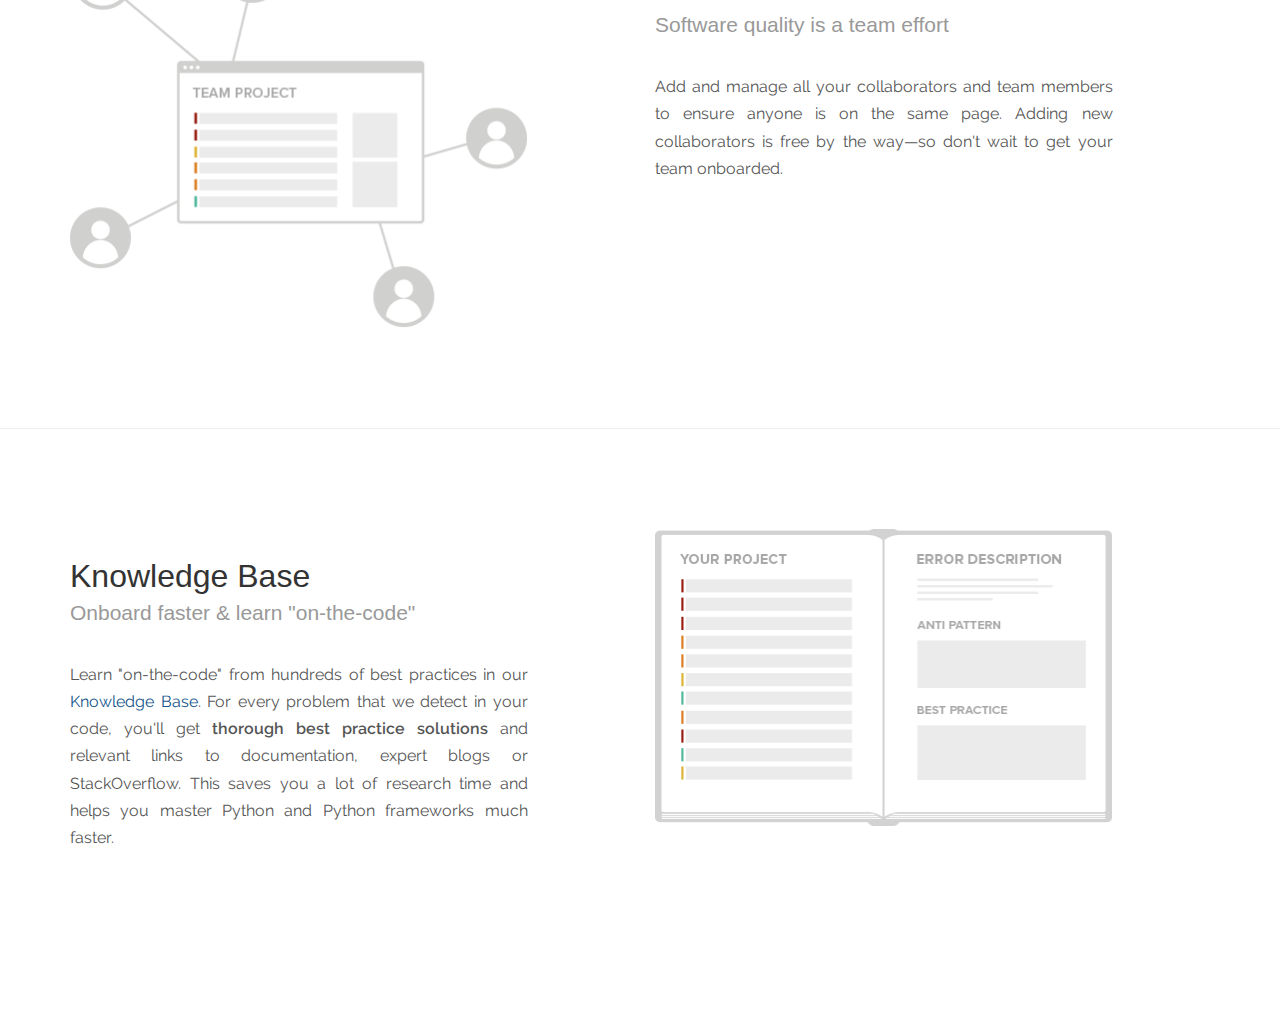
<file: planned-features.html>
<!doctype html>
<!--[if lt IE 7]> <html class="no-js lt-ie9 lt-ie8 lt-ie7" lang="en"> <![endif]-->
<!--[if IE 7]>    <html class="no-js lt-ie9 lt-ie8" lang="en"> <![endif]-->
<!--[if IE 8]>    <html class="no-js lt-ie9" lang="en"> <![endif]-->
<!--[if gt IE 8]><!--> <html class="no-js" lang="en"> <!--<![endif]-->
<head>
  <meta charset="utf-8">
  <title>QuantifiedCode | Planned Features</title>
  <meta name="apple-mobile-web-app-capable" content="yes" />
  <meta name="viewport" content="width=device-width, initial-scale=1" />
  <link href="/theme/css/main.css" rel="stylesheet" type="text/css">
</head>
<body >
<header>
  <nav id="navbar" class="navbar navbar-default navbar-static-top" role="navigation">
    <div class="container">
      <!-- Brand and toggle get grouped for better mobile display -->
      <div id="nav-head" class="navbar-header">
        <button type="button" class="navbar-toggle collapsed" data-toggle="collapse" data-target="#toggle-menu">
          <span class="sr-only">Toggle navigation</span>
          <span class="icon-bar"></span>
          <span class="icon-bar"></span>
          <span class="icon-bar"></span>
        </button>
        <a class="navbar-brand" href="/"><img src="/theme/images/logo.svg" /></a>
      </div>
      <div id="menu">
        <div class="collapse navbar-collapse" id="toggle-menu">
          <ul class="nav navbar-nav navbar-right">
                    <li><a href="/contact.html">Contact</a></li>
                    <li><a href="/features.html">Features</a></li>
                    <li><a href="/download.html">Download</a></li>
          </ul>
        </div><!--/.nav-collapse -->
      </div>
    </div>
  </nav>
</header>
<div id="main">
    

        <section class="subpage-nav">
            <div class="container">
                <div class="row">
                    <div class="col-lg-12 col-md-12 col-sm-12 col-xs-12">
                        <ul class="nav nav-tabs">
                          <li role="presentation"><a href="/features">Current Features</a></li>
                          <li role="presentation" class="active"><a href="/planned-features">Upcoming Features</a></li>
                        </ul>
                    </div>
                </div>
            </div>
        </section>

        <section id="qcapp" class="static-content">

            <section class="wrapper features vh">

                <section>
                    <div class="container">
                        <div class="row">
                            <div class="col-md-12">
                                <h3>
                                    These features are currently being integrated into QuantifiedCode CE and will be available soon.
                                </h3>
                            </div>
                        </div>
                    </div>
                </section>


                <section>
                    <div class="container">
                        <div class="row">
                            <div class="space-bottom-20 col-lg-5 col-md-5 col-sm-5 col-xs-10 col-lg-offset-0 col-md-offset-0 col-sm-offset-0 col-xs-offset-0">
                                <img class="img-responsive center-block space-top-20" src="/images/features/email-notification.png" />
                            </div>
                            <div class="col-lg-5 col-md-5 col-sm-5 col-xs-12 col-lg-offset-1 col-md-offset-1 col-sm-offset-1">
                                <a name="notifications"></a>
                                <h3 class="head-small">Notifications</h3>
                                <h5 class="subhead-small">Get actionable insights&mdash;immediately</h5>
                                <p>Take immediate action, whenever an issue occurs. Get notified via <strong>Email or Slack</strong> and fix security, performance or quality problems before they affect your product.<br /><br /><strong>Available notifications:</strong>
                                </p>
                                <ul class="list">
                                    <li>Instant error warnings</li>
                                    <li>Daily quality summaries</li>
                                    <li>Weekly quality summaries</li>
                                </ul>
                            </div>
                        </div>
                    </div>
                </section>

                <section>
                    <div class="container">
                        <div class="row">
                            <div class="space-bottom-20 col-lg-5 col-md-5 col-sm-5 col-xs-10 col-lg-offset-0 col-md-offset-0 col-sm-offset-0 col-xs-offset-0 col-lg-push-6 col-md-push-6 col-sm-push-6">
                                <img class="img-responsive center-block space-top-20" src="/images/features/pullrequest-integration.png" />
                            </div>
                            <div class="col-lg-5 col-md-5 col-sm-5 col-xs-12 col-lg-offset-1 col-md-offset-1 col-sm-offset-1 col-lg-pull-6 col-md-pull-6 col-sm-pull-6">
                                <a name="pull-request"></a>
                                <h3 class="head-small">Github &amp; Gitlab Integration</h3>
                                <h5 class="subhead-small">Deploy healthy code</h5>
                                <p>Healthy code is fundamental to deliver great products. Automatically <strong>analyze all your GitHub Pull Requests</strong> for quality, performance, maintainability and security issues to ensure your code base stays safe and sound.</p>
                            </div>
                        </div>
                    </div>
                </section>

                <section>
                    <div class="container">
                        <div class="row">
                            <div class="space-bottom-20 col-lg-5 col-md-5 col-sm-5 col-xs-10 col-lg-offset-0 col-md-offset-0 col-sm-offset-0 col-xs-offset-0">
                                <img class="img-responsive center-block space-top-20" src="/images/features/team-collaboration.png" />
                            </div>
                            <div class="col-lg-5 col-md-5 col-sm-5 col-xs-12 col-lg-offset-1 col-md-offset-1 col-sm-offset-1">
                                <a name="team-collaboration"></a>
                                <h3 class="head-small">Team collaboration</h3>
                                <h5 class="subhead-small">Software quality is a team effort</h5>
                                <p>Add and manage all your collaborators and team members to ensure anyone is on the same page. Adding new collaborators is free by the way&mdash;so don't wait to get your team onboarded.</p>
                            </div>
                        </div>
                    </div>
                </section>

                <section>
                    <div class="container">
                        <div class="row">
                            <div class="space-bottom-20 col-lg-5 col-md-5 col-sm-5 col-xs-10 col-lg-offset-0 col-md-offset-0 col-sm-offset-0 col-xs-offset-0 col-lg-push-6 col-md-push-6 col-sm-push-6">
                                <img class="img-responsive center-block space-top-20" src="/images/features/knowledge-base.png" />
                            </div>
                            <div class="col-lg-5 col-md-5 col-sm-5 col-xs-12 col-lg-offset-1 col-md-offset-1 col-sm-offset-1 col-lg-pull-6 col-md-pull-6 col-sm-pull-6">
                                <a name="knowledge-base"></a>
                                <h3 class="head-small">Knowledge Base</h3>
                                <h5 class="subhead-small">Onboard faster &amp; learn "on-the-code"</h5>
                                <p>Learn "on-the-code" from hundreds of best practices in our <a href="/knowledge-base">Knowledge Base</a>. For every problem that we detect in your code, you'll get <strong>thorough best practice solutions</strong> and relevant links to documentation, expert blogs or StackOverflow. This saves you a lot of research time and helps you master Python and Python frameworks much faster.</p>
                            </div>
                        </div>
                    </div>
                </section>


            </section>


        </section>



    
</div>

<script src="/theme/bower_components/jquery/dist/jquery.min.js" type="text/javascript"></script>
<script src="/theme/bower_components/bootstrap/dist/js/bootstrap.min.js" type="text/javascript"></script>
</body>
</html>
</file>
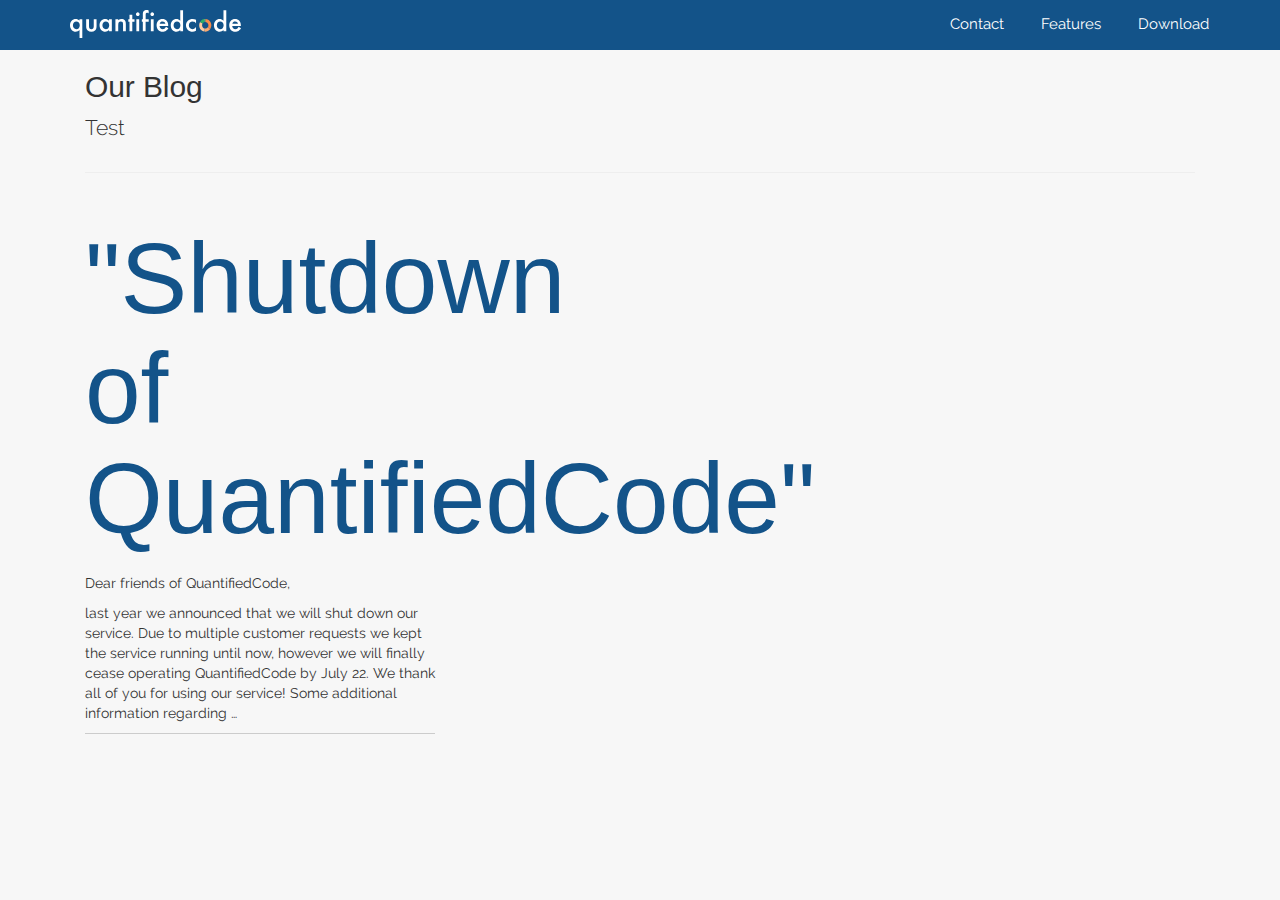
<file: author/andreas-dewes.html>
<!doctype html>
<!--[if lt IE 7]> <html class="no-js lt-ie9 lt-ie8 lt-ie7" lang="en"> <![endif]-->
<!--[if IE 7]>    <html class="no-js lt-ie9 lt-ie8" lang="en"> <![endif]-->
<!--[if IE 8]>    <html class="no-js lt-ie9" lang="en"> <![endif]-->
<!--[if gt IE 8]><!--> <html class="no-js" lang="en"> <!--<![endif]-->
<head>
  <meta charset="utf-8">
  <title>QuantifiedCode | Data Driven - Our Date Science Blog</title>
  <meta name="apple-mobile-web-app-capable" content="yes" />
  <meta name="viewport" content="width=device-width, initial-scale=1" />
  <link href="/theme/css/main.css" rel="stylesheet" type="text/css">

<style>
body {
    background: #f7f7f7;
}
</style>
</head>
<body >
<header>
  <nav id="navbar" class="navbar navbar-default navbar-static-top" role="navigation">
    <div class="container">
      <!-- Brand and toggle get grouped for better mobile display -->
      <div id="nav-head" class="navbar-header">
        <button type="button" class="navbar-toggle collapsed" data-toggle="collapse" data-target="#toggle-menu">
          <span class="sr-only">Toggle navigation</span>
          <span class="icon-bar"></span>
          <span class="icon-bar"></span>
          <span class="icon-bar"></span>
        </button>
        <a class="navbar-brand" href="/"><img src="/theme/images/logo.svg" /></a>
      </div>
      <div id="menu">
        <div class="collapse navbar-collapse" id="toggle-menu">
          <ul class="nav navbar-nav navbar-right">
                    <li><a href="/contact.html">Contact</a></li>
                    <li><a href="/features.html">Features</a></li>
                    <li><a href="/download.html">Download</a></li>
          </ul>
        </div><!--/.nav-collapse -->
      </div>
    </div>
  </nav>
</header>
<div id="main">
    <div class="container">
         <div class="row-fluid">
            <div class="col-md-12 col-sm-12">

<h1>Our Blog</h1>

<p class="lead">Test</p>

<hr />

	<div class="row">
		<div class="col-md-4">
			<div class="article-item">
				<div class="header">
					<h2><a href="/blog/shutdown-of-quantifiedcode.html">"Shutdown of QuantifiedCode"</a></h2>
				</div>
				<div class="body">
					<div class="summary"><p>Dear friends of QuantifiedCode,</p>
<p>last year we announced that we will shut down our service. Due to multiple customer requests we kept the service running until now, however we will finally cease operating QuantifiedCode by July 22. We thank all of you for using our service! Some additional information regarding …</p></div>
				</div>
			</div>
		</div>	
	</div>


            </div>
         </div>
    </div>
</div>

<script src="/theme/bower_components/jquery/dist/jquery.min.js" type="text/javascript"></script>
<script src="/theme/bower_components/bootstrap/dist/js/bootstrap.min.js" type="text/javascript"></script>
</body>
</html>
</file>
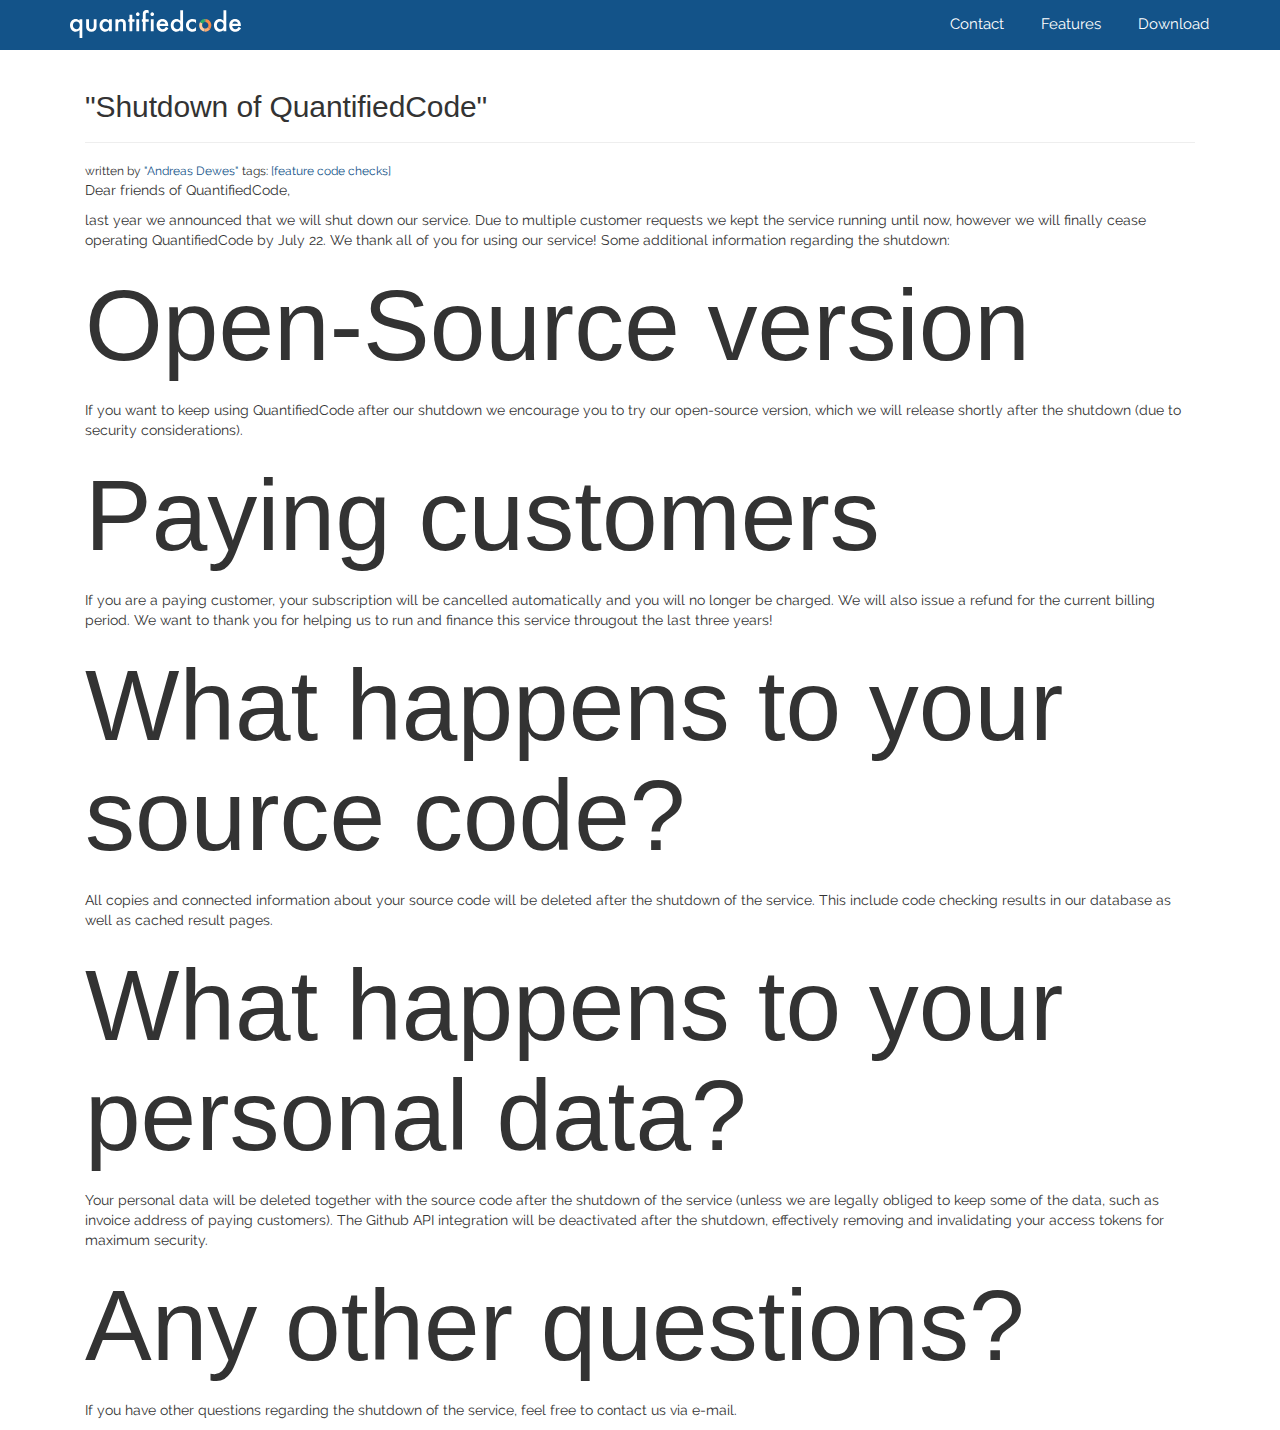
<file: blog/shutdown-of-quantifiedcode.html>
<!doctype html>
<!--[if lt IE 7]> <html class="no-js lt-ie9 lt-ie8 lt-ie7" lang="en"> <![endif]-->
<!--[if IE 7]>    <html class="no-js lt-ie9 lt-ie8" lang="en"> <![endif]-->
<!--[if IE 8]>    <html class="no-js lt-ie9" lang="en"> <![endif]-->
<!--[if gt IE 8]><!--> <html class="no-js" lang="en"> <!--<![endif]-->
<head>
  <meta charset="utf-8">
  <title>QuantifiedCode | "Shutdown of QuantifiedCode"</title>
  <meta name="apple-mobile-web-app-capable" content="yes" />
  <meta name="viewport" content="width=device-width, initial-scale=1" />
  <link href="/theme/css/main.css" rel="stylesheet" type="text/css">
</head>
<body >
<header>
  <nav id="navbar" class="navbar navbar-default navbar-static-top" role="navigation">
    <div class="container">
      <!-- Brand and toggle get grouped for better mobile display -->
      <div id="nav-head" class="navbar-header">
        <button type="button" class="navbar-toggle collapsed" data-toggle="collapse" data-target="#toggle-menu">
          <span class="sr-only">Toggle navigation</span>
          <span class="icon-bar"></span>
          <span class="icon-bar"></span>
          <span class="icon-bar"></span>
        </button>
        <a class="navbar-brand" href="/"><img src="/theme/images/logo.svg" /></a>
      </div>
      <div id="menu">
        <div class="collapse navbar-collapse" id="toggle-menu">
          <ul class="nav navbar-nav navbar-right">
                    <li><a href="/contact.html">Contact</a></li>
                    <li><a href="/features.html">Features</a></li>
                    <li><a href="/download.html">Download</a></li>
          </ul>
        </div><!--/.nav-collapse -->
      </div>
    </div>
  </nav>
</header>
<div id="main">
    <div class="container">
         <div class="row-fluid">
            <div class="col-md-12 col-sm-12">
	<div class="article">
		<div class="page-header"><h1 class="headline">"Shutdown of QuantifiedCode"</h1></div>
		<div class="meta small">written by <a class="url fn" href="/author/andreas-dewes.html">"Andreas Dewes" </a>
tags: <a href="/tag/feature.html">[feature</a> <a href="/tag/code-checks.html">code checks]</a> </div>
		<div><p>Dear friends of QuantifiedCode,</p>
<p>last year we announced that we will shut down our service. Due to multiple customer requests we kept the service running until now, however we will finally cease operating QuantifiedCode by July 22. We thank all of you for using our service! Some additional information regarding the shutdown:</p>
<h2>Open-Source version</h2>
<p>If you want to keep using QuantifiedCode after our shutdown we encourage you to try our open-source version, which we will release shortly after the shutdown (due to security considerations).</p>
<h2>Paying customers</h2>
<p>If you are a paying customer, your subscription will be cancelled automatically and you will no longer be charged. We will also issue a refund for the current billing period. We want to thank you for helping us to run and finance this service througout the last three years!</p>
<h2>What happens to your source code?</h2>
<p>All copies and connected information about your source code will be deleted after the shutdown of the service. This include code checking results in our database as well as cached result pages.</p>
<h2>What happens to your personal data?</h2>
<p>Your personal data will be deleted together with the source code after the shutdown of the service (unless we are legally obliged to keep some of the data, such as invoice address of paying customers). The Github API integration will be deactivated after the shutdown, effectively removing and invalidating your access tokens for maximum security.</p>
<h2>Any other questions?</h2>
<p>If you have other questions regarding the shutdown of the service, feel free to contact us via e-mail.</p></div>
	</div>
            </div>
         </div>
    </div>
</div>

<script src="/theme/bower_components/jquery/dist/jquery.min.js" type="text/javascript"></script>
<script src="/theme/bower_components/bootstrap/dist/js/bootstrap.min.js" type="text/javascript"></script>
</body>
</html>
</file>
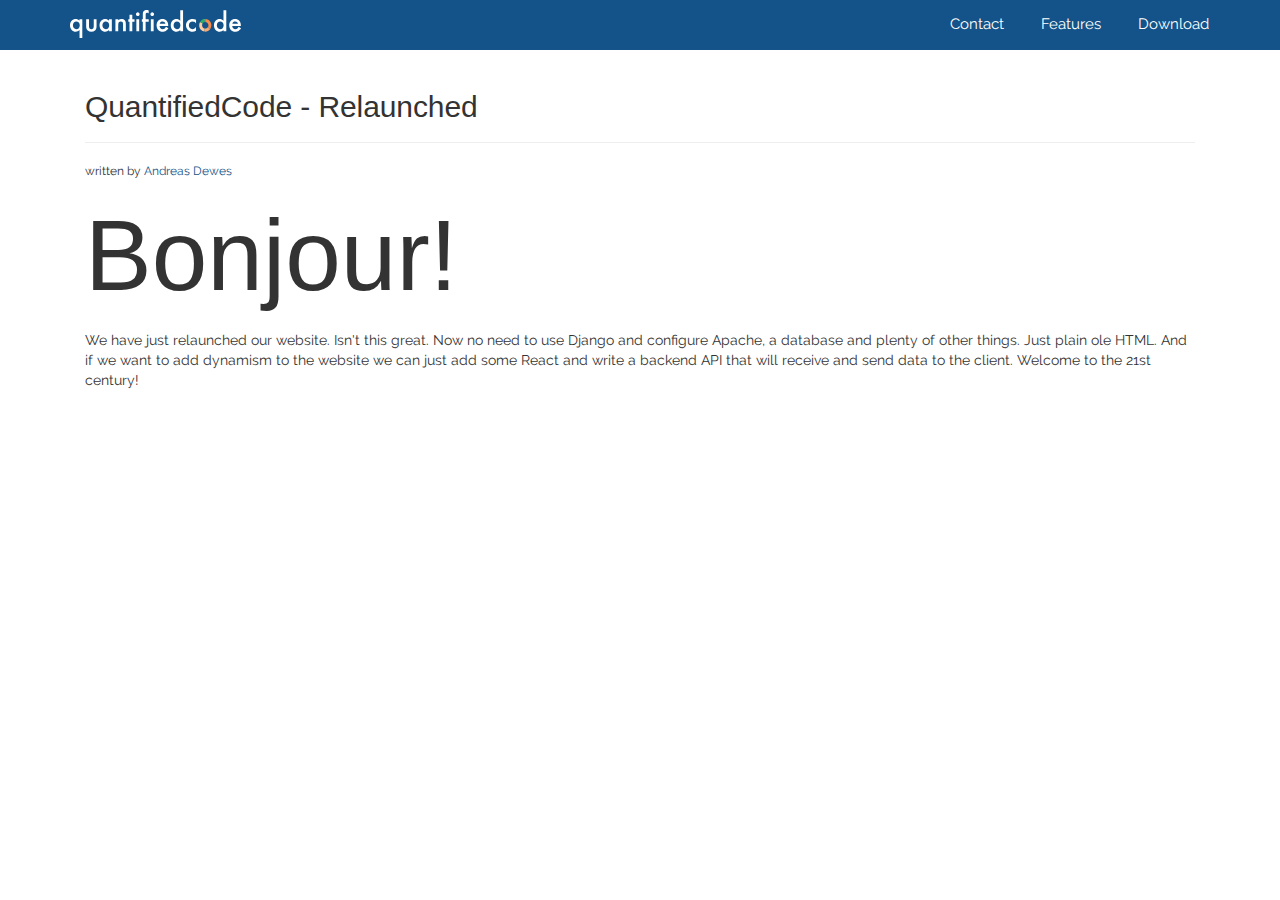
<file: drafts/quantifiedcode-relaunched.html>
<!doctype html>
<!--[if lt IE 7]> <html class="no-js lt-ie9 lt-ie8 lt-ie7" lang="en"> <![endif]-->
<!--[if IE 7]>    <html class="no-js lt-ie9 lt-ie8" lang="en"> <![endif]-->
<!--[if IE 8]>    <html class="no-js lt-ie9" lang="en"> <![endif]-->
<!--[if gt IE 8]><!--> <html class="no-js" lang="en"> <!--<![endif]-->
<head>
  <meta charset="utf-8">
  <title>QuantifiedCode | QuantifiedCode - Relaunched</title>
  <meta name="apple-mobile-web-app-capable" content="yes" />
  <meta name="viewport" content="width=device-width, initial-scale=1" />
  <link href="/theme/css/main.css" rel="stylesheet" type="text/css">
</head>
<body >
<header>
  <nav id="navbar" class="navbar navbar-default navbar-static-top" role="navigation">
    <div class="container">
      <!-- Brand and toggle get grouped for better mobile display -->
      <div id="nav-head" class="navbar-header">
        <button type="button" class="navbar-toggle collapsed" data-toggle="collapse" data-target="#toggle-menu">
          <span class="sr-only">Toggle navigation</span>
          <span class="icon-bar"></span>
          <span class="icon-bar"></span>
          <span class="icon-bar"></span>
        </button>
        <a class="navbar-brand" href="/"><img src="/theme/images/logo.svg" /></a>
      </div>
      <div id="menu">
        <div class="collapse navbar-collapse" id="toggle-menu">
          <ul class="nav navbar-nav navbar-right">
                    <li><a href="/contact.html">Contact</a></li>
                    <li><a href="/features.html">Features</a></li>
                    <li><a href="/download.html">Download</a></li>
          </ul>
        </div><!--/.nav-collapse -->
      </div>
    </div>
  </nav>
</header>
<div id="main">
    <div class="container">
         <div class="row-fluid">
            <div class="col-md-12 col-sm-12">
	<div class="article">
		<div class="page-header"><h1 class="headline">QuantifiedCode - Relaunched</h1></div>
		<div class="meta small">written by <a class="url fn" href="/author/andreas-dewes.html">Andreas Dewes </a>
</div>
		<div>
        <h2>Bonjour!</h2>
        <p>
            We have just relaunched our website.

            Isn't this great.

            Now no need to use Django and configure Apache, a database and plenty of other things.

            Just plain ole HTML.

            And if we want to add dynamism to the website we can just add some React and write a 
            backend API that will receive and send data to the client. Welcome to the 21st century!
        </p>
    </div>
	</div>
            </div>
         </div>
    </div>
</div>

<script src="/theme/bower_components/jquery/dist/jquery.min.js" type="text/javascript"></script>
<script src="/theme/bower_components/bootstrap/dist/js/bootstrap.min.js" type="text/javascript"></script>
</body>
</html>
</file>
<file: theme/css/main.css>
@charset "UTF-8";
/* At a minimum every palette defines a base colour, and then optionally adds tones use the following naming pattern:
    - x-dark
    -  dark *
    - mid-dark
    - base (default)
    - mid-light
    - light
    - x-light
*/
/*  Function to get colors with transparency
    Usage: 
        get-color(black);
        get-color(black, light);
        get-color(black, $alpha: 0.8)
        get-color(black, light, 0.8)
*/
@import url(../bower_components/bootstrap/dist/css/bootstrap.min.css);
@font-face {
  font-family: 'Raleway';
  font-weight: 200;
  font-style: normal;
  src: url("/fonts/Raleway-200/Raleway-200.eot");
  src: url("/fonts/Raleway-200/Raleway-200.eot?#iefix") format("embedded-opentype"), local("Raleway ExtraLight"), local("Raleway-200"), url("/fonts/Raleway-200/Raleway-200.woff2") format("woff2"), url("/fonts/Raleway-200/Raleway-200.woff") format("woff"), url("/fonts/Raleway-200/Raleway-200.ttf") format("truetype"), url("/fonts/Raleway-200/Raleway-200.svg#Raleway") format("svg"); }
@font-face {
  font-family: 'Raleway';
  font-weight: 300;
  font-style: normal;
  src: url("/fonts/Raleway-300/Raleway-300.eot");
  src: url("/fonts/Raleway-300/Raleway-300.eot?#iefix") format("embedded-opentype"), local("Raleway Light"), local("Raleway-300"), url("/fonts/Raleway-300/Raleway-300.woff2") format("woff2"), url("/fonts/Raleway-300/Raleway-300.woff") format("woff"), url("/fonts/Raleway-300/Raleway-300.ttf") format("truetype"), url("/fonts/Raleway-300/Raleway-300.svg#Raleway") format("svg"); }
@font-face {
  font-family: 'Raleway';
  font-weight: 400;
  font-style: normal;
  src: url("/fonts/Raleway-regular/Raleway-regular.eot");
  src: url("/fonts/Raleway-regular/Raleway-regular.eot?#iefix") format("embedded-opentype"), local("Raleway"), local("Raleway-regular"), url("/fonts/Raleway-regular/Raleway-regular.woff2") format("woff2"), url("/fonts/Raleway-regular/Raleway-regular.woff") format("woff"), url("/fonts/Raleway-regular/Raleway-regular.ttf") format("truetype"), url("/fonts/Raleway-regular/Raleway-regular.svg#Raleway") format("svg"); }
@font-face {
  font-family: 'Raleway';
  font-weight: 600;
  font-style: normal;
  src: url("/fonts/Raleway-600/Raleway-600.eot");
  src: url("/fonts/Raleway-600/Raleway-600.eot?#iefix") format("embedded-opentype"), local("Raleway SemiBold"), local("Raleway-600"), url("/fonts/Raleway-600/Raleway-600.woff2") format("woff2"), url("/fonts/Raleway-600/Raleway-600.woff") format("woff"), url("/fonts/Raleway-600/Raleway-600.ttf") format("truetype"), url("/fonts/Raleway-600/Raleway-600.svg#Raleway") format("svg"); }
@font-face {
  font-family: 'Montserrat';
  font-weight: 400;
  font-style: normal;
  src: url("/fonts/Montserrat-regular/Montserrat-regular.eot");
  src: url("/fonts/Montserrat-regular/Montserrat-regular.eot?#iefix") format("embedded-opentype"), local("Montserrat-Regular"), local("Montserrat-regular"), url("/fonts/Montserrat-regular/Montserrat-regular.woff2") format("woff2"), url("/fonts/Montserrat-regular/Montserrat-regular.woff") format("woff"), url("/fonts/Montserrat-regular/Montserrat-regular.ttf") format("truetype"), url("/fonts/Montserrat-regular/Montserrat-regular.svg#Montserrat") format("svg"); }
@font-face {
  font-family: 'Montserrat';
  font-weight: 700;
  font-style: normal;
  src: url("/fonts/Montserrat-700/Montserrat-700.eot");
  src: url("/fonts/Montserrat-700/Montserrat-700.eot?#iefix") format("embedded-opentype"), local("Montserrat-Bold"), local("Montserrat-700"), url("/fonts/Montserrat-700/Montserrat-700.woff2") format("woff2"), url("/fonts/Montserrat-700/Montserrat-700.woff") format("woff"), url("/fonts/Montserrat-700/Montserrat-700.ttf") format("truetype"), url("/fonts/Montserrat-700/Montserrat-700.svg#Montserrat") format("svg"); }
.space-top-0 {
  margin-top: 0px !important; }

.space-bottom-0 {
  margin-bottom: 0px !important; }

.space-right-0 {
  margin-right: 0px !important; }

.space-left-0 {
  margin-left: 0px !important; }

.space-top-5 {
  margin-top: 5px !important; }

.space-bottom-5 {
  margin-bottom: 5px !important; }

.space-right-5 {
  margin-right: 5px !important; }

.space-left-5 {
  margin-left: 5px !important; }

.space-top-10 {
  margin-top: 10px !important; }

.space-bottom-10 {
  margin-bottom: 10px !important; }

.space-right-10 {
  margin-right: 10px !important; }

.space-left-10 {
  margin-left: 10px !important; }

.space-top-15 {
  margin-top: 15px !important; }

.space-bottom-15 {
  margin-bottom: 15px !important; }

.space-right-15 {
  margin-right: 15px !important; }

.space-left-15 {
  margin-left: 15px !important; }

.space-top-20 {
  margin-top: 20px !important; }

.space-bottom-20 {
  margin-bottom: 20px !important; }

.space-right-20 {
  margin-right: 20px !important; }

.space-left-20 {
  margin-left: 20px !important; }

.space-top-25 {
  margin-top: 25px !important; }

.space-bottom-25 {
  margin-bottom: 25px !important; }

.space-right-25 {
  margin-right: 25px !important; }

.space-left-25 {
  margin-left: 25px !important; }

.space-top-30 {
  margin-top: 30px !important; }

.space-bottom-30 {
  margin-bottom: 30px !important; }

.space-right-30 {
  margin-right: 30px !important; }

.space-left-30 {
  margin-left: 30px !important; }

.space-top-35 {
  margin-top: 35px !important; }

.space-bottom-35 {
  margin-bottom: 35px !important; }

.space-right-35 {
  margin-right: 35px !important; }

.space-left-35 {
  margin-left: 35px !important; }

.space-top-40 {
  margin-top: 40px !important; }

.space-bottom-40 {
  margin-bottom: 40px !important; }

.space-right-40 {
  margin-right: 40px !important; }

.space-left-40 {
  margin-left: 40px !important; }

.space-top-45 {
  margin-top: 45px !important; }

.space-bottom-45 {
  margin-bottom: 45px !important; }

.space-right-45 {
  margin-right: 45px !important; }

.space-left-45 {
  margin-left: 45px !important; }

.space-top-50 {
  margin-top: 50px !important; }

.space-bottom-50 {
  margin-bottom: 50px !important; }

.space-right-50 {
  margin-right: 50px !important; }

.space-left-50 {
  margin-left: 50px !important; }

.space-top-55 {
  margin-top: 55px !important; }

.space-bottom-55 {
  margin-bottom: 55px !important; }

.space-right-55 {
  margin-right: 55px !important; }

.space-left-55 {
  margin-left: 55px !important; }

.space-top-60 {
  margin-top: 60px !important; }

.space-bottom-60 {
  margin-bottom: 60px !important; }

.space-right-60 {
  margin-right: 60px !important; }

.space-left-60 {
  margin-left: 60px !important; }

.space-top-65 {
  margin-top: 65px !important; }

.space-bottom-65 {
  margin-bottom: 65px !important; }

.space-right-65 {
  margin-right: 65px !important; }

.space-left-65 {
  margin-left: 65px !important; }

.space-top-70 {
  margin-top: 70px !important; }

.space-bottom-70 {
  margin-bottom: 70px !important; }

.space-right-70 {
  margin-right: 70px !important; }

.space-left-70 {
  margin-left: 70px !important; }

.space-top-75 {
  margin-top: 75px !important; }

.space-bottom-75 {
  margin-bottom: 75px !important; }

.space-right-75 {
  margin-right: 75px !important; }

.space-left-75 {
  margin-left: 75px !important; }

.space-top-80 {
  margin-top: 80px !important; }

.space-bottom-80 {
  margin-bottom: 80px !important; }

.space-right-80 {
  margin-right: 80px !important; }

.space-left-80 {
  margin-left: 80px !important; }

.space-top-85 {
  margin-top: 85px !important; }

.space-bottom-85 {
  margin-bottom: 85px !important; }

.space-right-85 {
  margin-right: 85px !important; }

.space-left-85 {
  margin-left: 85px !important; }

.space-top-90 {
  margin-top: 90px !important; }

.space-bottom-90 {
  margin-bottom: 90px !important; }

.space-right-90 {
  margin-right: 90px !important; }

.space-left-90 {
  margin-left: 90px !important; }

.space-top-95 {
  margin-top: 95px !important; }

.space-bottom-95 {
  margin-bottom: 95px !important; }

.space-right-95 {
  margin-right: 95px !important; }

.space-left-95 {
  margin-left: 95px !important; }

.space-top-100 {
  margin-top: 100px !important; }

.space-bottom-100 {
  margin-bottom: 100px !important; }

.space-right-100 {
  margin-right: 100px !important; }

.space-left-100 {
  margin-left: 100px !important; }

.space-top-105 {
  margin-top: 105px !important; }

.space-bottom-105 {
  margin-bottom: 105px !important; }

.space-right-105 {
  margin-right: 105px !important; }

.space-left-105 {
  margin-left: 105px !important; }

.space-top-110 {
  margin-top: 110px !important; }

.space-bottom-110 {
  margin-bottom: 110px !important; }

.space-right-110 {
  margin-right: 110px !important; }

.space-left-110 {
  margin-left: 110px !important; }

.space-top-115 {
  margin-top: 115px !important; }

.space-bottom-115 {
  margin-bottom: 115px !important; }

.space-right-115 {
  margin-right: 115px !important; }

.space-left-115 {
  margin-left: 115px !important; }

.space-top-120 {
  margin-top: 120px !important; }

.space-bottom-120 {
  margin-bottom: 120px !important; }

.space-right-120 {
  margin-right: 120px !important; }

.space-left-120 {
  margin-left: 120px !important; }

.space-top-125 {
  margin-top: 125px !important; }

.space-bottom-125 {
  margin-bottom: 125px !important; }

.space-right-125 {
  margin-right: 125px !important; }

.space-left-125 {
  margin-left: 125px !important; }

.space-top-130 {
  margin-top: 130px !important; }

.space-bottom-130 {
  margin-bottom: 130px !important; }

.space-right-130 {
  margin-right: 130px !important; }

.space-left-130 {
  margin-left: 130px !important; }

.space-top-135 {
  margin-top: 135px !important; }

.space-bottom-135 {
  margin-bottom: 135px !important; }

.space-right-135 {
  margin-right: 135px !important; }

.space-left-135 {
  margin-left: 135px !important; }

.space-top-140 {
  margin-top: 140px !important; }

.space-bottom-140 {
  margin-bottom: 140px !important; }

.space-right-140 {
  margin-right: 140px !important; }

.space-left-140 {
  margin-left: 140px !important; }

.space-top-145 {
  margin-top: 145px !important; }

.space-bottom-145 {
  margin-bottom: 145px !important; }

.space-right-145 {
  margin-right: 145px !important; }

.space-left-145 {
  margin-left: 145px !important; }

.space-top-150 {
  margin-top: 150px !important; }

.space-bottom-150 {
  margin-bottom: 150px !important; }

.space-right-150 {
  margin-right: 150px !important; }

.space-left-150 {
  margin-left: 150px !important; }

.top-radius-lg {
  -webkit-border-top-right-radius: 5px;
  border-top-right-radius: 5px;
  -webkit-border-top-left-radius: 5px;
  border-top-left-radius: 5px;
  background-clip: padding-box; }

.bottom-radius-lg {
  -webkit-border-bottom-right-radius: 5px;
  border-bottom-right-radius: 5px;
  -webkit-border-bottom-left-radius: 5px;
  border-bottom-left-radius: 5px;
  background-clip: padding-box; }

.all-radius-lg {
  -webkit-border-radius: 5px;
  border-radius: 5px;
  background-clip: padding-box;
  /* stops bg color from leaking outside the border: */ }

.top-radius-sm {
  -webkit-border-top-right-radius: 2px;
  border-top-right-radius: 2px;
  -webkit-border-top-left-radius: 2px;
  border-top-left-radius: 2px;
  background-clip: padding-box; }

.bottom-radius-sm {
  -webkit-border-bottom-right-radius: 2px;
  border-bottom-right-radius: 2px;
  -webkit-border-bottom-left-radius: 2px;
  border-bottom-left-radius: 2px;
  background-clip: padding-box; }

.all-radius-sm {
  -webkit-border-radius: 2px;
  border-radius: 2px;
  background-clip: padding-box;
  /* stops bg color from leaking outside the border: */ }

.border-radius-top-none {
  border-top-left-radius: 0px !important;
  border-top-right-radius: 0px !important; }

.border-bottom-none {
  border-bottom: none !important; }

.border-top-none {
  border-top: none !important; }

.bordered-top {
  border-top: 1px solid #cccccc; }

.categories-correctness a:before {
  width: 14px;
  display: inline-block;
  text-align: center;
  content: "";
  font-family: FontAwesome;
  margin-right: 15px;
  margin-top: -2px;
  font-size: 17px;
  color: #cccccc; }

.categories-correctness .active a {
  color: #333333; }

.label-correctness {
  color: #666666;
  margin-right: 0; }
  .label-correctness:before {
    font-family: 'FontAwesome';
    content: "";
    font-size: 1.18em; }

.label-correctness:empty {
  display: inline !important; }

.categories-readability a:before {
  width: 14px;
  display: inline-block;
  text-align: center;
  content: "";
  font-family: FontAwesome;
  margin-right: 15px;
  margin-top: -2px;
  font-size: 17px;
  color: #cccccc; }

.categories-readability .active a {
  color: #333333; }

.label-readability {
  color: #666666;
  margin-right: 0; }
  .label-readability:before {
    font-family: 'FontAwesome';
    content: "";
    font-size: 1.18em; }

.label-readability:empty {
  display: inline !important; }

.categories-performance a:before {
  width: 14px;
  display: inline-block;
  text-align: center;
  content: "";
  font-family: FontAwesome;
  margin-right: 15px;
  margin-top: -2px;
  font-size: 17px;
  color: #cccccc; }

.categories-performance .active a {
  color: #333333; }

.label-performance {
  color: #666666;
  margin-right: 0; }
  .label-performance:before {
    font-family: 'FontAwesome';
    content: "";
    font-size: 1.18em; }

.label-performance:empty {
  display: inline !important; }

.categories-maintainability a:before {
  width: 14px;
  display: inline-block;
  text-align: center;
  content: "";
  font-family: FontAwesome;
  margin-right: 15px;
  margin-top: -2px;
  font-size: 17px;
  color: #cccccc; }

.categories-maintainability .active a {
  color: #333333; }

.label-maintainability {
  color: #666666;
  margin-right: 0; }
  .label-maintainability:before {
    font-family: 'FontAwesome';
    content: "";
    font-size: 1.18em; }

.label-maintainability:empty {
  display: inline !important; }

.categories-security a:before {
  width: 14px;
  display: inline-block;
  text-align: center;
  content: "";
  font-family: FontAwesome;
  margin-right: 15px;
  margin-top: -2px;
  font-size: 17px;
  color: #cccccc; }

.categories-security .active a {
  color: #333333; }

.label-security {
  color: #666666;
  margin-right: 0; }
  .label-security:before {
    font-family: 'FontAwesome';
    content: "";
    font-size: 1.18em; }

.label-security:empty {
  display: inline !important; }

ol.categories > li {
  color: #000;
  display: inline;
  margin: 0;
  padding: 0;
  background-color: none; }

.label-severity {
  margin-right: 4px;
  color: #fff !important; }

.severity-1 {
  position: relative; }
  .severity-1:before {
    position: absolute;
    top: 0;
    left: 0;
    bottom: 0;
    display: block;
    width: 6px;
    content: "";
    background-color: #991f15; }

.project-header .severity-1:before {
  width: 0px; }

.label.severity-1 {
  border-left: 0px none;
  background: #991f15; }

.severity-2 {
  position: relative; }
  .severity-2:before {
    position: absolute;
    top: 0;
    left: 0;
    bottom: 0;
    display: block;
    width: 6px;
    content: "";
    background-color: #dc7f23; }

.project-header .severity-2:before {
  width: 0px; }

.label.severity-2 {
  border-left: 0px none;
  background: #dc7f23; }

.severity-3 {
  position: relative; }
  .severity-3:before {
    position: absolute;
    top: 0;
    left: 0;
    bottom: 0;
    display: block;
    width: 6px;
    content: "";
    background-color: #ddb438; }

.project-header .severity-3:before {
  width: 0px; }

.label.severity-3 {
  border-left: 0px none;
  background: #ddb438; }

.severity-4 {
  position: relative; }
  .severity-4:before {
    position: absolute;
    top: 0;
    left: 0;
    bottom: 0;
    display: block;
    width: 6px;
    content: "";
    background-color: #53b89c; }

.project-header .severity-4:before {
  width: 0px; }

.label.severity-4 {
  border-left: 0px none;
  background: #53b89c; }

.e404 h1 {
  font-weight: 700;
  font-size: 48px; }
.e404 h2 {
  font-weight: 500;
  color: #666666;
  font-size: 28px; }
.e404 p {
  font-size: 18px;
  color: #333333;
  padding: 30px; }

.navbar {
  margin-bottom: 0px;
  background: #135389;
  color: white; }
  .navbar .octicon-gist {
    font-size: 17px; }
  .navbar li {
    padding-top: 10px;
    padding-bottom: 10px;
    margin-left: 25px; }
  .navbar-nav > li > .dropdown-menu {
    position: absolute;
    top: 50px;
    border-top: none; }
    .navbar-nav > li > .dropdown-menu > li {
      padding: 0;
      margin: 0; }
  @media (min-width: 768px) and (max-width: 992px) {
    .navbar .sm-right {
      float: right !important; } }
  .navbar-default {
    border: none; }
    .navbar-default .navbar-nav > .open > a {
      color: white;
      font-weight: 400;
      background: transparent; }
      .navbar-default .navbar-nav > .open > a:hover {
        border: none;
        -webkit-border-radius: 4px;
        border-radius: 4px;
        background-clip: padding-box;
        /* stops bg color from leaking outside the border: */
        background: transparent;
        color: white; }
      .navbar-default .navbar-nav > .open > a:focus {
        border: none;
        -webkit-border-radius: 4px;
        border-radius: 4px;
        background-clip: padding-box;
        /* stops bg color from leaking outside the border: */
        background: transparent;
        color: white; }
      .navbar-default .navbar-nav > .open > a:visited {
        border: none;
        -webkit-border-radius: 4px;
        border-radius: 4px;
        background-clip: padding-box;
        /* stops bg color from leaking outside the border: */
        background: transparent;
        color: white; }
    .navbar-default .navbar-nav > li > a {
      padding: 4px 1px 3px 1px;
      color: white;
      font-weight: 400;
      margin-left: 10px;
      font-size: 15px;
      border-bottom: 2px solid transparent; }
      .navbar-default .navbar-nav > li > a.active {
        border: none;
        border-bottom: 2px solid #e7ecf3; }
      .navbar-default .navbar-nav > li > a:hover, .navbar-default .navbar-nav > li > a:focus {
        border: none;
        color: #e7ecf3;
        border-bottom: 2px solid #e7ecf3; }
      .navbar-default .navbar-nav > li > a.signup {
        -webkit-border-radius: 4px;
        border-radius: 4px;
        background-clip: padding-box;
        /* stops bg color from leaking outside the border: */
        padding: 3px 10px;
        border: 1px solid white;
        color: white; }
        .navbar-default .navbar-nav > li > a.signup:hover, .navbar-default .navbar-nav > li > a.signup:active {
          background: white;
          color: #135389; }
    .navbar-default .navbar-brand img {
      height: 28px; }
    .navbar-default .navbar-toggle {
      border-color: white; }
      .navbar-default .navbar-toggle:hover, .navbar-default .navbar-toggle:focus {
        background-color: #e7ecf3;
        color: #135389; }
        .navbar-default .navbar-toggle:hover .icon-bar, .navbar-default .navbar-toggle:focus .icon-bar {
          background-color: #135389;
          border-color: #135389; }
      .navbar-default .navbar-toggle .icon-bar {
        background-color: white; }
  .navbar-brand {
    padding-top: 10px; }
  .navbar-toggle {
    margin-top: 8px; }
  .navbar li a {
    padding-top: 20px;
    padding-bottom: 20px;
    color: #333333;
    display: inline-block; }
  .navbar .dropdown-menu li a {
    width: 100%; }

@media (max-width: 768px) {
  .navbar .navbar-brand img {
    height: 20px;
    margin-top: 5px; } }
#app,
#body-wrapper {
  overflow-x: hidden; }

#app .navbar-toggle {
  display: none; }

#off-canvas-menu {
  display: none; }

@media (max-width: 768px) {
  .off-canvas-buttons {
    position: absolute;
    top: 0;
    right: 0;
    cursor: pointer;
    margin: 10px 0 0 0;
    padding: 0; }
    .off-canvas-buttons li {
      display: inline-block;
      margin: 0 15px 0 0;
      height: 30px;
      padding: 5px 10px;
      border: 1px solid white;
      -webkit-border-radius: 5px;
      border-radius: 5px;
      background-clip: padding-box;
      /* stops bg color from leaking outside the border: */ }
      .off-canvas-buttons li:hover {
        background: white;
        color: #135389; }
        .off-canvas-buttons li:hover a {
          color: #135389; }
      .off-canvas-buttons li a {
        color: white;
        margin: 0;
        padding: 0; }
        .off-canvas-buttons li a:hover {
          color: #135389; }

  #off-canvas-menu {
    position: absolute;
    display: block;
    top: 50px;
    right: -220px;
    width: 200px; }
    #off-canvas-menu .menus ul {
      display: block;
      position: absolute;
      top: 0;
      left: 0px;
      width: 200px;
      margin: 0;
      padding: 0;
      border-top: none;
      background: white;
      list-style-type: none;
      -webkit-transition: left 600ms ease-out;
      /* Firefox */
      -moz-transition: left 600ms ease-out;
      /* WebKit */
      -o-transition: left 600ms ease-out;
      /* Opera */
      transition: left 600ms ease-out;
      /* Standard */ }
      #off-canvas-menu .menus ul.on-canvas {
        left: -218px;
        -webkit-transition: left 400ms ease-out;
        /* Firefox */
        -moz-transition: left 400ms ease-out;
        /* WebKit */
        -o-transition: left 400ms ease-out;
        /* Opera */
        transition: left 400ms ease-out;
        /* Standard */ }
      #off-canvas-menu .menus ul .off-canvas-hide {
        cursor: pointer;
        border-bottom: 1px solid #eeeeee;
        text-align: right;
        color: #999999; }
        #off-canvas-menu .menus ul .off-canvas-hide:hover {
          background: #f5f5f5; }
      #off-canvas-menu .menus ul li {
        padding: 0;
        margin: 0; } }
@media (min-width: 768px) {
  .off-canvas-buttons {
    display: none; } }
.corner-ribbon {
  width: 200px;
  background: #e43;
  position: absolute;
  top: 25px;
  left: -50px;
  text-align: center;
  line-height: 50px;
  letter-spacing: 1px;
  color: #f0f0f0;
  transform: rotate(-45deg);
  -webkit-transform: rotate(-45deg);
  z-index: 1000; }

/* Custom styles */
.corner-ribbon.sticky {
  position: fixed; }

.corner-ribbon.shadow {
  box-shadow: 0 0 3px rgba(0, 0, 0, 0.3); }

/* Different positions */
.corner-ribbon.top-left {
  top: 25px;
  left: -50px;
  transform: rotate(-45deg);
  -webkit-transform: rotate(-45deg); }

.corner-ribbon.top-right {
  top: 25px;
  right: -50px;
  left: auto;
  transform: rotate(45deg);
  -webkit-transform: rotate(45deg); }

.corner-ribbon.bottom-left {
  top: auto;
  bottom: 25px;
  left: -50px;
  transform: rotate(45deg);
  -webkit-transform: rotate(45deg); }

.corner-ribbon.bottom-right {
  top: auto;
  right: -50px;
  bottom: 25px;
  left: auto;
  transform: rotate(-45deg);
  -webkit-transform: rotate(-45deg); }

/* Colors */
.corner-ribbon.white {
  background: #f0f0f0;
  color: #555; }

.corner-ribbon.black {
  background: #333; }

.corner-ribbon.grey {
  background: #999; }

.corner-ribbon.blue {
  background: #39d; }

.corner-ribbon.green {
  background: #2c7; }

.corner-ribbon.turquoise {
  background: #1b9; }

.corner-ribbon.purple {
  background: #95b; }

.corner-ribbon.red {
  background: #e43; }

.corner-ribbon.orange {
  background: #ee5720; }

.corner-ribbon.yellow {
  background: #ec0; }

.tabs {
  padding-top: 0;
  margin: 20px 0 5px 0;
  padding-left: 0; }
  .tabs li {
    display: inline-block;
    margin-right: 30px;
    font-size: 16px;
    letter-spacing: 0.4px;
    border-bottom: 3px solid #fbfbfb; }
    .tabs li a {
      display: block;
      padding: 5px 0;
      height: 100%;
      color: #333333;
      text-decoration: none; }
    .tabs li:hover {
      border-bottom: 3px solid #cccccc; }
    .tabs li.active {
      border-bottom: 3px solid #333333; }
    .tabs li.disabled a {
      cursor: default;
      color: #999999; }
    .tabs li.disabled:hover {
      border-bottom: 3px solid #fbfbfb; }

.paginator {
  margin: 0;
  display: inline-block; }
  .paginator .button,
  .paginator .button-inactive {
    height: 38px; }
  .paginator .page-left {
    padding: 8px 15px 8px 13px;
    margin-right: 5px; }
  .paginator .page-right {
    padding: 8px 13px 8px 15px; }
  .paginator a.button {
    display: inline-block;
    background-color: white;
    border: 1px solid #cccccc;
    color: #999999;
    -webkit-transition: background-color ease-in-out .15s,color ease-in-out .15s;
    -o-transition: background-color ease-in-out .15s,color ease-in-out .15s;
    transition: background-color ease-in-out .15s,color ease-in-out .15s; }
    .paginator a.button:hover {
      background-color: #eeeeee;
      color: #333333;
      -webkit-transition: background-color ease-in-out .15s,color ease-in-out .15s;
      -o-transition: background-color ease-in-out .15s,color ease-in-out .15s;
      transition: background-color ease-in-out .15s,color ease-in-out .15s; }
    .paginator a.button span {
      width: 100%;
      text-align: center;
      font-size: 22px; }
  .paginator .button-inactive {
    display: inline-block;
    border: 1px solid #cccccc;
    color: #cccccc; }
    .paginator .button-inactive span {
      width: 100%;
      text-align: center;
      font-size: 22px; }

.modal .paginator {
  margin-top: 10px;
  /*a.button {
     width: 30px;
     heigh: 30px;
   }*/ }

.pagination {
  border-radius: 0;
  margin: 10px 0 0 0;
  font-size: 14px; }
  .pagination > li > a, .pagination > li > span {
    color: #666666;
    border-color: #cccccc; }
  .pagination > li > a:hover, .pagination > li > span:hover {
    color: #666666;
    border-color: #cccccc; }
  .pagination > li:first-child > a, .pagination > li:first-child > span {
    border-radius: 0;
    border-top-left-radius: 5px;
    border-bottom-left-radius: 5px; }
  .pagination > li:last-child > a, .pagination > li:last-child > span {
    border-radius: 0;
    border-top-right-radius: 5px;
    border-bottom-right-radius: 5px; }
  .pagination > .active > a, .pagination > .active > span, .pagination > .active > a:hover, .pagination > .active > span:hover, .pagination > .active > a:focus, .pagination > .active > span:focus {
    background-color: #135389;
    border: 1px solid #135389;
    color: #e7ecf3; }
  .pagination > .disabled > span, .pagination > .disabled > span:hover, .pagination > .disabled > span:focus, .pagination > .disabled > a, .pagination > .disabled > a:hover, .pagination > .disabled > a:focus {
    border-color: #cccccc; }

.pager li > a {
  font-size: 14px;
  -webkit-border-radius: 5px;
  border-radius: 5px;
  background-clip: padding-box;
  /* stops bg color from leaking outside the border: */
  border-color: #cccccc; }
.pager .next-link {
  margin-right: 5px; }
.pager .prev-link {
  margin-left: 5px; }
.pager i.mid {
  font-size: 13px; }
.pager i {
  font-size: 11px; }

form input[type=radio],
form input[type=checkbox] {
  margin-right: 10px; }
form ul {
  vertical-align: middle;
  list-style-type: none;
  font-size: 15px;
  line-height: 2;
  padding: 0;
  margin-left: 0;
  margin-bottom: 20px; }

input.form-control {
  margin-bottom: 20px;
  padding: 10px 15px;
  border: 1px solid #cccccc;
  border-radius: 0;
  font-size: 15px;
  height: 50px;
  -webkit-border-radius: 2px;
  border-radius: 2px;
  background-clip: padding-box;
  /* stops bg color from leaking outside the border: */ }
  input.form-control.no-margin {
    margin-bottom: 0; }
  input.form-control.password:focus {
    position: relative;
    z-index: 9999; }
  input.form-control.password.confirm {
    margin-top: -1px; }

.search-form input {
  width: 100%; }

@media (max-width: 786px) {
  .criterias .search-form {
    border-bottom: 1px solid #cccccc; } }

@media (max-width: 786px) {
  #github-projects .search-form,
  #user-projects .search-form {
    border-bottom: none; } }

textarea.form-control {
  font-size: 15px;
  padding: 10px 15px;
  -webkit-border-radius: 2px;
  border-radius: 2px;
  background-clip: padding-box;
  /* stops bg color from leaking outside the border: */ }

.btn {
  -webkit-border-radius: 2px;
  border-radius: 2px;
  background-clip: padding-box;
  /* stops bg color from leaking outside the border: */
  outline: none;
  border: 1px solid #cccccc;
  background-color: #eeeeee;
  color: #666666;
  text-align: center;
  font-weight: 500;
  -webkit-box-shadow: inset 0 1px 1px 0 rgba(255, 255, 255, 0.4);
  box-shadow: inset 0 1px 1px 0 rgba(255, 255, 255, 0.4); }
  .btn:uppercase {
    text-transform: uppercase; }

.btn:focus, .btn:active:focus, .btn.active:focus {
  outline: 0px;
  -webkit-border-radius: 2px;
  border-radius: 2px;
  background-clip: padding-box;
  /* stops bg color from leaking outside the border: */ }

.btn:hover {
  color: #333333;
  -webkit-box-shadow: 0px 0px 5px 0px rgba(0, 0, 0, 0.25);
  -moz-box-shadow: 0px 0px 5px 0px rgba(0, 0, 0, 0.25);
  box-shadow: 0px 0px 5px 0px rgba(0, 0, 0, 0.25); }

.btn:active {
  -webkit-box-shadow: inset 0 3px 5px rgba(0, 0, 0, 0.25);
  -moz-box-shadow: inset 0 3px 5px rgba(0, 0, 0, 0.25);
  box-shadow: inset 0 3px 5px rgba(0, 0, 0, 0.25); }

.btn-primary {
  background-color: #135389;
  border: 1px solid #135389;
  color: white; }
  .btn-primary:hover {
    background-color: #08406f;
    border-color: #005197;
    color: white; }
  .btn-primary:focus {
    outline: 0px;
    border-radius: 0;
    background-color: #08406f;
    border-color: #005197; }

.btn-info {
  background-color: #2cb2e4;
  border: 1px solid #1ba2d4;
  color: white; }
  .btn-info:hover {
    background-color: #2cb2e4;
    border-color: #1ba2d4;
    color: white; }
  .btn-info:focus {
    outline: 0px;
    border-radius: 0;
    background-color: #1ba2d4;
    border-color: #1ba2d4; }

.btn-warning {
  background-color: #e1b02a;
  border: 1px solid #ce9b11;
  color: white; }
  .btn-warning:hover {
    background-color: #e1b02a;
    border-color: #ce9b11;
    color: white; }
  .btn-warning:focus {
    outline: 0px;
    border-radius: 0;
    background-color: #ce9b11;
    border-color: #ce9b11; }

.btn-danger {
  background-color: #e34141;
  border: 1px solid #d13d3d;
  color: white; }
  .btn-danger:hover {
    background-color: #e34141;
    border-color: #d13d3d;
    color: white; }
  .btn-danger:focus {
    outline: 0px;
    border-radius: 0;
    background-color: #d13d3d;
    border-color: #d13d3d; }

.btn-success {
  background-color: #20c524;
  border: 1px solid #4ab544;
  color: white; }
  .btn-success:hover {
    background-color: #20c524;
    border-color: #4ab544;
    color: white; }
  .btn-success:focus {
    outline: 0px;
    border-radius: 0;
    background-color: #4ab544;
    border-color: #4ab544; }

.btn-md,
.btn-large {
  -webkit-border-radius: 5px;
  border-radius: 5px;
  background-clip: padding-box;
  /* stops bg color from leaking outside the border: */
  height: 50px;
  padding: 11px 20px;
  font-size: 17px !important;
  letter-spacing: 0.2px; }
  .btn-md:focus, .btn-md:active:focus,
  .btn-large:focus,
  .btn-large:active:focus {
    -webkit-border-radius: 5px;
    border-radius: 5px;
    background-clip: padding-box;
    /* stops bg color from leaking outside the border: */ }

a.btn-md {
  padding: 14px 20px 14px 20px; }

.btn-lg {
  -webkit-border-radius: 5px;
  border-radius: 5px;
  background-clip: padding-box;
  /* stops bg color from leaking outside the border: */
  padding: 16px 35px;
  font-weight: bold; }
  .btn-lg:focus, .btn-lg:active:focus {
    -webkit-border-radius: 5px;
    border-radius: 5px;
    background-clip: padding-box;
    /* stops bg color from leaking outside the border: */ }

.btn-xlg {
  -webkit-border-radius: 8px;
  border-radius: 8px;
  background-clip: padding-box;
  /* stops bg color from leaking outside the border: */
  padding: 20px 48px;
  font-size: 24px;
  font-weight: bold;
  max-width: 100%; }
  .btn-xlg:focus, .btn-xlg:active:focus {
    -webkit-border-radius: 8px;
    border-radius: 8px;
    background-clip: padding-box;
    /* stops bg color from leaking outside the border: */ }

@media (max-width: 768px) {
  .btn-xlg {
    padding: 20px 36px !important;
    font-size: 18px !important; }

  .btn-lg {
    font-size: 20px !important; }

  .btn-c2a {
    text-transform: none !important; } }
.btn-c2a {
  position: relative;
  text-align: center;
  font-size: 22px;
  text-transform: uppercase;
  font-weight: bold;
  color: white;
  background: #135389;
  box-shadow: none;
  border: none; }
  .btn-c2a.btn {
    font-size: 14px;
    padding: 7px 12px 6px 12px; }
  .btn-c2a.btn-md {
    font-size: 17px;
    padding: 13px 20px 14px 20px; }
  .btn-c2a.btn-lg {
    font-size: 22px;
    padding: 19px 35px 16px 35px; }
  .btn-c2a.btn-xlg {
    font-size: 24px;
    padding: 24px 48px 20px 48px; }
  .btn-c2a.responsive {
    width: 100%; }
  .btn-c2a.fa-trigger {
    padding-right: 20px; }
    .btn-c2a.fa-trigger .text:after {
      -webkit-transform: translate(6px, 0);
      -moz-transform: translate(6px, 0);
      -o-transform: translate(6px, 0);
      transform: translate(6px, 0);
      -webkit-transition: transform 0.2s ease-in-out;
      -moz-transition: transform 0.2s ease-in-out;
      -o-transition: transform 0.2s ease-in-out;
      transition: transform 0.2s ease-in-out;
      margin-left: 5px;
      display: inline-block;
      font: normal normal normal 14px/1 FontAwesome;
      font-size: inherit;
      text-rendering: auto;
      -webkit-font-smoothing: antialiased;
      content: "\f178"; }
    .btn-c2a.fa-trigger:hover .text:after {
      -webkit-transform: translate(10px, 0);
      -moz-transform: translate(10px, 0);
      -o-transform: translate(10px, 0);
      transform: translate(10px, 0);
      -webkit-transition: transform 0.2s ease-in-out;
      -moz-transition: transform 0.2s ease-in-out;
      -o-transition: transform 0.2s ease-in-out;
      transition: transform 0.2s ease-in-out; }
  .btn-c2a.fa-trigger-md {
    padding-right: 25px; }
  .btn-c2a.fa-trigger-lg {
    padding-right: 39px; }
  .btn-c2a.fa-trigger-xlg {
    padding-right: 50px; }
  .btn-c2a.btn-lg:hover .trigger {
    transform: translate(6px, 0);
    -webkit-transition: all 0.2s ease-in-out;
    -moz-transition: all 0.2s ease-in-out;
    -o-transition: all 0.2s ease-in-out;
    transition: all 0.2s ease-in-out; }
  .btn-c2a.btn-xlg:hover .trigger-lg {
    transform: translate(10px, 0);
    -webkit-transition: all 0.2s ease-in-out;
    -moz-transition: all 0.2s ease-in-out;
    -o-transition: all 0.2s ease-in-out;
    transition: all 0.2s ease-in-out; }
  .btn-c2a.btn-md:hover .trigger-md {
    transform: translate(5px, 0);
    -webkit-transition: all 0.2s ease-in-out;
    -moz-transition: all 0.2s ease-in-out;
    -o-transition: all 0.2s ease-in-out;
    transition: all 0.2s ease-in-out; }
  .btn-c2a .trigger {
    display: inline-block;
    width: 42px;
    height: 15px;
    margin-left: 8px;
    background: url("/static/assets/gfx/arrow-btn-c2a.png") center center no-repeat;
    -webkit-transition: all 0.2s ease-in-out;
    -moz-transition: all 0.2s ease-in-out;
    -o-transition: all 0.2s ease-in-out;
    transition: all 0.2s ease-in-out; }
  .btn-c2a .trigger-lg {
    display: inline-block;
    width: 53px;
    height: 17px;
    margin-left: 15px;
    background: url("/static/assets/gfx/arrow-btn-c2a-lg.png") center center no-repeat;
    -webkit-transition: all 0.2s ease-in-out;
    -moz-transition: all 0.2s ease-in-out;
    -o-transition: all 0.2s ease-in-out;
    transition: all 0.2s ease-in-out; }
  .btn-c2a .trigger-md {
    display: inline-block;
    width: 53px;
    height: 14px;
    margin-left: 5px;
    background: url("/static/assets/gfx/arrow-btn-c2a-md.png") center center no-repeat;
    -webkit-transition: all 0.2s ease-in-out;
    -moz-transition: all 0.2s ease-in-out;
    -o-transition: all 0.2s ease-in-out;
    transition: all 0.2s ease-in-out; }
  .btn-c2a:hover {
    color: white;
    -webkit-box-shadow: 0px 2px 4px 0px rgba(0, 0, 0, 0.3);
    -moz-box-shadow: 0px 2px 4px 0px rgba(0, 0, 0, 0.3);
    box-shadow: 0px 2px 4px 0px rgba(0, 0, 0, 0.3); }
  .btn-c2a:active {
    transform: translate(0, 2px);
    -webkit-transition: all 0.05s ease-in-out;
    -moz-transition: all 0.05s ease-in-out;
    -o-transition: all 0.05s ease-in-out;
    transition: all 0.05s ease-in-out; }
  .btn-c2a:focus {
    color: white; }
  .btn-c2a.blue, .btn-c2a.blue:active {
    border: none;
    background: #135389; }
  .btn-c2a.orange, .btn-c2a.orange:active {
    border: none;
    background: #ee5720; }
  .btn-c2a.green, .btn-c2a.green:active {
    border: none;
    background: #058a59; }
  .btn-c2a.ghost {
    border: 1px solid white;
    background: transparent;
    box-shadow: none; }
    .btn-c2a.ghost:hover {
      background: white;
      color: #135389; }
  .btn-c2a.grey, .btn-c2a.grey:active {
    border: 1px solid #cccccc;
    background: #eeeeee;
    color: #666666; }
  .btn-c2a.blueghost {
    border: 1px solid #135389;
    color: #135389;
    background: transparent;
    box-shadow: none; }
    .btn-c2a.blueghost:hover {
      background: #135389;
      color: white; }
  .btn-c2a.greyghost {
    border: 1px solid #999999;
    color: #999999;
    background: transparent;
    box-shadow: none; }
    .btn-c2a.greyghost:hover {
      background: #cccccc;
      border: 1px solid #cccccc;
      color: white; }
  .btn-c2a.orangeghost {
    border: 1px solid #ee5720;
    color: #ee5720;
    background: transparent;
    box-shadow: none; }
    .btn-c2a.orangeghost:hover {
      background: #ee5720;
      color: white; }
  .btn-c2a.greenghost {
    border: 1px solid #058a59;
    color: #058a59;
    background: transparent;
    box-shadow: none; }
    .btn-c2a.greenghost:hover {
      background: #058a59;
      color: white; }

.input-group-btn .btn-lg {
  height: 52px;
  padding: 10px 20px; }

label {
  font-weight: normal;
  letter-spacing: 0.3px; }

textarea {
  margin-bottom: 20px;
  -webkit-border-radius: 2px;
  border-radius: 2px;
  background-clip: padding-box;
  /* stops bg color from leaking outside the border: */ }

.form-info {
  font-size: 16px;
  margin-bottom: 35px; }
  .form-info:before {
    font-family: 'octicons';
    content: '\f059';
    margin-right: 10px;
    color: #666666; }

.form-info-sm {
  font-size: 14px;
  margin-bottom: 35px; }
  .form-info-sm:before {
    font-size: 16px;
    font-family: 'octicons';
    content: '\f059';
    margin-right: 10px;
    color: #666666; }

.form-spacer {
  height: 20px;
  margin: 20px 0 35px 0;
  text-align: center;
  font-size: 18px;
  color: black; }
  .form-spacer .spacer-text {
    text-align: center;
    position: relative;
    top: 10px;
    z-index: 10;
    padding: 5px;
    text-transform: uppercase;
    background-color: white;
    cursor: pointer; }
    .form-spacer .spacer-text:hover {
      text-decoration: underline; }
  .form-spacer .spacer-border {
    border-bottom: 1px solid #cccccc; }
  .form-spacer.thin .spacer-border {
    width: 0px;
    -webkit-transition: width ease-in-out 1s;
    -moz-transition: width ease-in-out 1s;
    transition: width ease-in-out 1s; }
  .form-spacer.large .spacer-border {
    width: 100%;
    -webkit-transition: width ease-in-out 1s;
    -moz-transition: width ease-in-out 1s;
    transition: width ease-in-out 1s; }

.login-advice {
  margin-top: 20px; }

ul.dropdown-menu {
  -webkit-border-radius: 2px;
  border-radius: 2px;
  background-clip: padding-box;
  /* stops bg color from leaking outside the border: */
  color: #333333; }
  ul.dropdown-menu li a {
    color: #333333;
    font-size: 14px; }
  ul.dropdown-menu li i {
    display: inline-block;
    width: 15px;
    height: 15px;
    margin-right: 5px;
    text-align: center; }
  ul.dropdown-menu .inactive a {
    color: #666666; }
  ul.dropdown-menu .active {
    background-color: #eeeeee; }
    ul.dropdown-menu .active a, ul.dropdown-menu .active a:hover, ul.dropdown-menu .active a:focus {
      color: #333333;
      background-color: transparent; }
      ul.dropdown-menu .active a:before, ul.dropdown-menu .active a:hover:before, ul.dropdown-menu .active a:focus:before {
        color: #333333; }

.nav-tabs > li > a,
.nav-tabs > li > a:hover,
.nav-tabs > li > a:focus {
  -webkit-border-top-right-radius: 4px;
  border-top-right-radius: 4px;
  -webkit-border-top-left-radius: 4px;
  border-top-left-radius: 4px;
  background-clip: padding-box; }

.nav-tabs > li.active > a,
.nav-tabs > li.active > a:hover,
.nav-tabs > li.active > a:focus {
  -webkit-border-top-right-radius: 4px;
  border-top-right-radius: 4px;
  -webkit-border-top-left-radius: 4px;
  border-top-left-radius: 4px;
  background-clip: padding-box;
  border-bottom-color: white; }

.nav-pills > li > a {
  -webkit-border-radius: 4px;
  border-radius: 4px;
  background-clip: padding-box;
  /* stops bg color from leaking outside the border: */
  background: #eeeeee; }

.nav-pills > li > a:hover {
  background: #135389;
  color: white; }

.nav-pills > li.active > a,
.nav-pills > li.active > a:hover,
.nav-pills > li.active > a:focus {
  background: #135389; }

.navbar-nav.navbar-right:last-child {
  margin-right: 0; }

.path-selector {
  display: inline-block;
  font-size: 16px;
  letter-spacing: 0.5px;
  width: auto;
  height: 38px;
  margin-bottom: 0;
  border-radius: 0px; }
  .path-selector > .path-list {
    display: inline-block;
    margin: 9px 0 0 15px;
    padding: 0; }
    .path-selector > .path-list > li {
      display: inline;
      padding-right: 5px;
      color: #666666; }
      .path-selector > .path-list > li:before {
        content: '/';
        margin: 0 2px;
        color: #cccccc; }
      .path-selector > .path-list > li:nth-child(1):before {
        content: none;
        margin: 0; }
      .path-selector > .path-list > li > a {
        color: #666666; }
        .path-selector > .path-list > li > a:hover {
          color: #333333; }
      .path-selector > .path-list > li button {
        margin: 0;
        padding-right: 5px;
        padding: 0;
        border: none;
        background: none;
        vertical-align: middle; }
        .path-selector > .path-list > li button:hover {
          color: #333333; }
    .path-selector > .path-list .path-dd button > .fa-chevron-right {
      font-size: 14px;
      margin-top: 1px; }
    .path-selector > .path-list .path-dd .btn-group,
    .path-selector > .path-list .path-dd .dropdown-menu {
      margin-top: -4px; }
    .path-selector > .path-list .path-dd:hover .dropdown-menu, .path-selector > .path-list .btn-group:hover .dropdown-menu {
      display: block; }

.new-project {
  max-width: 500px;
  margin: 0 auto;
  margin-top: 20px;
  padding: 15px;
  padding-top: 0;
  border: 4px solid #eeeeee; }

.modal-backdrop {
  z-index: -1; }

span.l {
  padding: 8px 12px 8px 12px;
  margin: 2px;
  font-size: 24px;
  font-weight: bolder;
  border: 6px #aaa solid;
  border-radius: 4px;
  background: #ddd;
  color: #fff; }

p.quote {
  margin: 0 auto;
  width: 400px;
  font-size: 16px; }

@media (max-width: 768px) {
  p.quote {
    width: 100%; } }
p.quote i {
  font-size: 12px; }

body {
  color: #333333 !important;
  font-family: "Raleway", Helvetica, Sans Serif; }
  body .trial {
    margin-top: 10px;
    display: block;
    font-size: 13px;
    letter-spacing: 0.3px; }

a {
  color: #135389;
  cursor: pointer; }
  a:hover {
    color: #005197; }

h1 {
  font-weight: 500;
  font-size: 30px;
  letter-spacing: -0.1px; }

h2 {
  margin-bottom: 20px; }

h1, h2, h3, h4, h5, h6 {
  font-family: "Open Sans", Helvetica, Arial, sans-serif; }

#main {
  min-height: 640px; }

h1.headline {
  font-size: 30px !important;
  margin-top: 10px !important;
  margin-bottom: 10px !important; }

h2.headline {
  font-size: 22px !important;
  letter-spacing: 0.4px  !important;
  font-weight: bold  !important; }

h3.headline {
  line-height: 50px !important;
  font-size: 17px !important;
  font-weight: bold !important;
  vertical-align: middle !important;
  letter-spacing: 0.2px !important; }

h4.headline {
  line-height: 50px !important;
  font-size: 18px !important;
  font-weight: 500 !important;
  vertical-align: middle !important; }

.monster-headline {
  font-size: 54px;
  font-weight: bold;
  letter-spacing: -1px;
  color: #333;
  line-height: 1.05;
  margin-bottom: 50px; }

.monster-headline-text {
  font-size: 60px;
  font-weight: bold;
  letter-spacing: -1px;
  color: #333;
  line-height: 1.05;
  margin-bottom: 30px; }

.text-block {
  display: block; }

.truncate {
  white-space: nowrap;
  overflow: hidden;
  text-overflow: ellipsis; }

@media (max-width: 768px) {
  .truncate-xs {
    overflow-wrap: break-word;
    word-wrap: break-word;
    word-break: break-word;
    -ms-hyphens: auto;
    -moz-hyphens: auto;
    -webkit-hyphens: auto;
    hyphens: auto; } }
.pointer {
  cursor: pointer; }

.content-box {
  border: 1px solid #cccccc;
  -webkit-border-radius: 2px;
  border-radius: 2px;
  background-clip: padding-box;
  /* stops bg color from leaking outside the border: */ }
  .content-box > .head {
    height: 50px;
    border-bottom: 1px solid #cccccc;
    padding: 13px 15px;
    background: #eeeeee;
    color: #333333;
    -webkit-box-shadow: inset 0 1px 2px 0 rgba(255, 255, 255, 0.5);
    box-shadow: inset 0 1px 2px 0 rgba(255, 255, 255, 0.5); }
    .content-box > .head h1, .content-box > .head h2, .content-box > .head h3, .content-box > .head h3 {
      padding: 0;
      margin: 0;
      font-size: 22px;
      display: inline-block; }
    .content-box > .head i {
      margin-right: 10px;
      font-size: 17px;
      color: #666666; }
  .content-box > .body {
    padding: 25px;
    background: white; }
  .content-box table {
    margin-bottom: 0px; }
  .content-box.full {
    padding: 0px;
    border: 1px solid #cccccc;
    background: #f8f8f8; }
    .content-box.full .body {
      background: white; }
    .content-box.full .sidebar {
      padding: 0;
      border: none; }
      .content-box.full .sidebar h3 {
        margin: 0;
        margin-left: 15px;
        line-height: 50px;
        font-size: 19px;
        font-weight: bold;
        vertical-align: middle;
        letter-spacing: 0.2px; }
      .content-box.full .sidebar ul, .content-box.full .sidebar ol {
        margin: 0;
        padding: 0; }
        .content-box.full .sidebar ul li, .content-box.full .sidebar ol li {
          list-style: none;
          line-height: 33px;
          margin: 0;
          letter-spacing: 0.2px;
          display: block; }
          .content-box.full .sidebar ul li:last-child, .content-box.full .sidebar ol li:last-child {
            border-bottom: none; }
          .content-box.full .sidebar ul li a, .content-box.full .sidebar ol li a {
            display: block;
            text-decoration: none;
            color: #666666;
            padding-left: 15px;
            -webkit-transition: background-color ease-in-out .05s,color ease-in-out .05s;
            -o-transition: background-color ease-in-out .05s,color ease-in-out .05s;
            transition: background-color ease-in-out .05s,color ease-in-out .05s; }
            .content-box.full .sidebar ul li a:hover, .content-box.full .sidebar ol li a:hover {
              text-decoration: none;
              background-color: #eeeeee;
              color: #333333;
              -webkit-transition: background-color ease-in-out .05s,color ease-in-out .05s;
              -o-transition: background-color ease-in-out .05s,color ease-in-out .05s;
              transition: background-color ease-in-out .05s,color ease-in-out .05s; }
            .content-box.full .sidebar ul li a.button, .content-box.full .sidebar ul li a.button-selected, .content-box.full .sidebar ol li a.button, .content-box.full .sidebar ol li a.button-selected {
              padding-left: 0; }
          .content-box.full .sidebar ul li:hover, .content-box.full .sidebar ol li:hover {
            text-decoration: none;
            background-color: #eeeeee;
            color: #333333;
            -webkit-transition: background-color ease-in-out .05s,color ease-in-out .05s;
            -o-transition: background-color ease-in-out .05s,color ease-in-out .05s;
            transition: background-color ease-in-out .05s,color ease-in-out .05s; }
          .content-box.full .sidebar ul li.active, .content-box.full .sidebar ol li.active {
            background: #135389;
            color: white; }
          .content-box.full .sidebar ul li.pointer:hover, .content-box.full .sidebar ol li.pointer:hover {
            cursor: pointer; }
          .content-box.full .sidebar ul li .text, .content-box.full .sidebar ol li .text {
            display: block;
            padding: 5px 15px; }
          .content-box.full .sidebar ul li .count, .content-box.full .sidebar ol li .count {
            float: right;
            text-align: right;
            margin-right: 10px;
            color: #999999; }

.col-center {
  float: none;
  margin: 0 auto; }

.space-top {
  margin-top: 40px !important; }

.space-bottom {
  margin-bottom: 40px !important; }

.space-right-5 {
  margin-right: 5px !important; }

.smooth-img {
  border: 1px solid #cccccc;
  border-radius: 5px; }

pre {
  -webkit-border-radius: 2px;
  border-radius: 2px;
  background-clip: padding-box;
  /* stops bg color from leaking outside the border: */ }

hr {
  margin-top: 30px;
  margin-bottom: 30px; }

.alert {
  -webkit-border-radius: 2px;
  border-radius: 2px;
  background-clip: padding-box;
  /* stops bg color from leaking outside the border: */
  border: 1px solid #cccccc;
  background-color: #f8f8f8; }

li.organizations:hover > ul.dropdown-menu {
  display: block; }

.dropdown-menu {
  padding: 0px; }
  .dropdown-menu > li > a {
    padding: 10px 15px; }
  .dropdown-menu .divider {
    margin: 0; }
  .dropdown-menu li.section {
    color: #999999; }
    .dropdown-menu li.section span {
      display: block;
      padding: 10px 15px; }

p.request-indicator {
  width: auto;
  position: fixed;
  top: 0;
  left: 50%;
  margin-left: -70px;
  border: 1px solid #e9c973;
  border-top: none;
  padding: 5px 15px;
  font-size: 12px;
  z-index: 1000;
  background: #ffe8aa;
  color: #333333;
  text-align: center;
  -webkit-box-shadow: 0px 2px 3px 0px rgba(0, 0, 0, 0.3);
  -moz-box-shadow: 0px 2px 3px 0px rgba(0, 0, 0, 0.3);
  box-shadow: 0px 2px 3px 0px rgba(0, 0, 0, 0.3); }
  p.request-indicator > a {
    color: #333333; }
    p.request-indicator > a:hover {
      text-decoration: none; }
    p.request-indicator > a > .fa-spin, p.request-indicator > a > .fa-exclamation-triangle {
      margin-right: 5px; }

.action-indicator.small-space {
  margin-top: 20px; }
.action-indicator.space {
  margin-top: 200px; }
.action-indicator .light-spin {
  color: #cccccc; }
  .action-indicator .light-spin.center {
    position: fixed;
    top: 50%;
    left: 50%; }

.progress-bar {
  background: #135389; }

.query-info {
  width: 100%;
  border: 1px solid #cccccc;
  border-bottom: none;
  padding: 15px;
  margin-bottom: 0;
  color: #666666; }
  .query-info > span {
    margin-right: 10px; }

.pil .query-info,
.pl .query-info {
  border: none;
  border-bottom: 1px solid #cccccc; }

.no-results.content-box {
  border: none; }

.no-results h2 {
  margin: 0 0 5px 0;
  font-size: 23px;
  letter-spacing: 0.4px;
  font-weight: bold;
  padding: 10px; }

.grayscale-x-dark-bg {
  background-color: black !important; }

.grayscale-x-dark-color {
  color: black !important; }

.grayscale-dark-bg {
  background-color: #333333 !important; }

.grayscale-dark-color {
  color: #333333 !important; }

.grayscale-mid-dark-bg {
  background-color: #666666 !important; }

.grayscale-mid-dark-color {
  color: #666666 !important; }

.grayscale-base-bg {
  background-color: #999999 !important; }

.grayscale-base-color {
  color: #999999 !important; }

.grayscale-mid-light-bg {
  background-color: #cccccc !important; }

.grayscale-mid-light-color {
  color: #cccccc !important; }

.grayscale-light-bg {
  background-color: #eeeeee !important; }

.grayscale-light-color {
  color: #eeeeee !important; }

.grayscale-x-light-bg {
  background-color: white !important; }

.grayscale-x-light-color {
  color: white !important; }

.qc-primary-bg {
  background-color: #135389 !important; }

.qc-primary-color {
  color: #135389 !important; }

.qc-primary-dark-bg {
  background-color: #005197 !important; }

.qc-primary-dark-color {
  color: #005197 !important; }

.qc-orange-bg {
  background-color: #ee5720 !important; }

.qc-orange-color {
  color: #ee5720 !important; }

.qc-orange-dark-bg {
  background-color: #bd4519 !important; }

.qc-orange-dark-color {
  color: #bd4519 !important; }

.qc-green-bg {
  background-color: #058a59 !important; }

.qc-green-color {
  color: #058a59 !important; }

.qc-green-dark-bg {
  background-color: #04613e !important; }

.qc-green-dark-color {
  color: #04613e !important; }

.severity-1-bg {
  background-color: #991f15 !important; }

.severity-1-color {
  color: #991f15 !important; }

.severity-2-bg {
  background-color: #dc7f23 !important; }

.severity-2-color {
  color: #dc7f23 !important; }

.severity-3-bg {
  background-color: #ddb438 !important; }

.severity-3-color {
  color: #ddb438 !important; }

.severity-4-bg {
  background-color: #53b89c !important; }

.severity-4-color {
  color: #53b89c !important; }

.border {
  border: 1px solid #cccccc; }

.google-form {
  border: 0px;
  overflow: hidden;
  min-height: 900px; }

.sidebar.affix {
  z-index: 9999;
  position: fixed;
  top: 20px;
  width: 262px; }
.sidebar.affix-bottom {
  width: 262px;
  position: absolute; }
.sidebar .box {
  -webkit-border-radius: 2px;
  border-radius: 2px;
  background-clip: padding-box;
  /* stops bg color from leaking outside the border: */
  border: 1px solid #cccccc;
  margin-bottom: 25px;
  background-color: white; }
  .sidebar .box .head {
    border-bottom: 1px solid #cccccc;
    padding: 0;
    margin: 0;
    height: 50px;
    background: #eeeeee;
    -webkit-box-shadow: inset 0 1px 2px 0 rgba(255, 255, 255, 0.7);
    box-shadow: inset 0 1px 2px 0 rgba(255, 255, 255, 0.7); }
    .sidebar .box .head h3 {
      margin: 0;
      margin-left: 15px;
      line-height: 50px;
      font-size: 17px;
      font-weight: bold;
      vertical-align: middle;
      letter-spacing: 0.2px;
      color: #333333; }
    .sidebar .box .head .no-icon {
      margin-left: 15px; }
    .sidebar .box .head .all-link {
      margin: 17px 15px 0 0;
      color: #666666;
      font-size: 13px; }
      .sidebar .box .head .all-link:hover {
        text-decoration: none;
        color: #333333; }
  .sidebar .box .list,
  .sidebar .box .tabs {
    margin: 0;
    padding: 0; }
    .sidebar .box .list li,
    .sidebar .box .tabs li {
      list-style: none;
      border-bottom: 1px solid #eeeeee;
      line-height: 26px;
      margin: 0;
      letter-spacing: 0.2px;
      display: block; }
      .sidebar .box .list li:last-child,
      .sidebar .box .tabs li:last-child {
        border-bottom: none; }
      .sidebar .box .list li a,
      .sidebar .box .tabs li a {
        font-size: 13px;
        display: block;
        text-decoration: none;
        color: #666666;
        padding-left: 15px;
        -webkit-transition: background-color ease-in-out .05s,color ease-in-out .05s;
        -o-transition: background-color ease-in-out .05s,color ease-in-out .05s;
        transition: background-color ease-in-out .05s,color ease-in-out .05s; }
        .sidebar .box .list li a:hover,
        .sidebar .box .tabs li a:hover {
          text-decoration: none;
          background-color: #eeeeee;
          color: #333333;
          -webkit-transition: background-color ease-in-out .05s,color ease-in-out .05s;
          -o-transition: background-color ease-in-out .05s,color ease-in-out .05s;
          transition: background-color ease-in-out .05s,color ease-in-out .05s; }
        .sidebar .box .list li a.button, .sidebar .box .list li a.button-selected,
        .sidebar .box .tabs li a.button,
        .sidebar .box .tabs li a.button-selected {
          padding-left: 0; }
      .sidebar .box .list li .text,
      .sidebar .box .tabs li .text {
        display: block;
        padding: 5px 15px; }
      .sidebar .box .list li .count,
      .sidebar .box .tabs li .count {
        float: right;
        text-align: right;
        margin-right: 10px;
        color: #999999; }
    .sidebar .box .list .selected,
    .sidebar .box .tabs .selected {
      background-color: #eeeeee;
      padding-left: 15px; }
    .sidebar .box .list .clickable,
    .sidebar .box .tabs .clickable {
      padding-right: 74px;
      padding-left: 0; }
      .sidebar .box .list .clickable .filter-title,
      .sidebar .box .tabs .clickable .filter-title {
        display: block;
        width: 100%;
        height: 100%;
        padding-left: 15px; }
      .sidebar .box .list .clickable .controls,
      .sidebar .box .tabs .clickable .controls {
        margin-right: -74px; }
    .sidebar .box .list .active,
    .sidebar .box .tabs .active {
      position: relative;
      background-color: #eeeeee; }
      .sidebar .box .list .active a,
      .sidebar .box .tabs .active a {
        color: #333333; }
  .sidebar .box .list li {
    line-height: 33px; }
  .sidebar .box.todo .hide-link {
    float: right;
    color: #999999;
    font-size: 12px;
    text-transform: uppercase;
    margin-top: -32px;
    margin-right: 15px;
    letter-spacing: 0.2px; }
    .sidebar .box.todo .hide-link:hover {
      color: #333333;
      text-decoration: underline;
      cursor: pointer; }
  .sidebar .box.todo li .done {
    padding-left: 15px;
    padding-right: 15px; }
  .sidebar .box.todo li a.box-link {
    display: block;
    height: 100%;
    padding-left: 15px;
    padding-right: 15px; }
  .sidebar .box.todo li a strong {
    font-weight: bold; }
  .sidebar .box.todo li:last-child a.box-link {
    border-bottom: none; }
.sidebar .default .active:before {
  position: absolute;
  top: 0;
  left: 0;
  bottom: 0;
  width: 2px;
  content: "";
  background-color: #135389; }
.sidebar .tab-box .head {
  height: 50px;
  border-bottom: 1px solid #cccccc;
  -webkit-box-shadow: inset 0 1px 2px 0 rgba(255, 255, 255, 0.7);
  box-shadow: inset 0 1px 2px 0 rgba(255, 255, 255, 0.7); }
  .sidebar .tab-box .head .settings-header {
    margin-left: 10px;
    letter-spacing: 0.2px; }
    .sidebar .tab-box .head .settings-header i {
      margin-right: 10px;
      color: #666666; }
  .sidebar .tab-box .head h4 {
    margin: 0;
    padding: 0;
    height: 50px;
    vertical-align: middle;
    padding: 15px 5px;
    font-size: 17px; }
.sidebar .tab-box .active {
  background-color: #f8f8f8; }
  .sidebar .tab-box .active a {
    color: #333333; }
.sidebar .organizations-box .head {
  height: 50px;
  border-bottom: 1px solid #cccccc;
  -webkit-box-shadow: inset 0 1px 2px 0 rgba(255, 255, 255, 0.7);
  box-shadow: inset 0 1px 2px 0 rgba(255, 255, 255, 0.7); }
  .sidebar .organizations-box .head h4 {
    margin-top: 0;
    margin-left: 10px;
    padding: 15px 5px;
    vertical-align: middle; }
.sidebar .severity-filter li a:before {
  content: '\f096';
  font-family: FontAwesome;
  margin-right: 14px;
  font-size: 17px;
  color: #cccccc; }
.sidebar .severity-filter li.active a {
  color: #333333; }
.sidebar .severity-filter li.active a:before {
  content: '\f046';
  font-family: FontAwesome;
  margin-right: 14px;
  font-size: 17px;
  color: #333333; }
.sidebar .severity-filter li.active.severity-1 a:before {
  color: #991f15; }
.sidebar .severity-filter li.active.severity-2 a:before {
  color: #dc7f23; }
.sidebar .severity-filter li.active.severity-3 a:before {
  color: #ddb438; }
.sidebar .severity-filter li.active.severity-4 a:before {
  color: #53b89c; }
.sidebar .state-filter li a {
  padding-left: 13px; }
  .sidebar .state-filter li a:before {
    font-family: octicon;
    margin-right: 15px;
    font-size: 18px;
    color: #cccccc; }
.sidebar .state-filter li.active a {
  color: #333333; }
  .sidebar .state-filter li.active a:before {
    color: #333333; }
.sidebar .state-filter .state-open a:before {
  content: "";
  font: normal normal normal 16px/1 octicons;
  margin-right: 15px;
  font-size: 17px;
  color: #cccccc; }
.sidebar .state-filter .state-open.active a {
  color: #333333; }
  .sidebar .state-filter .state-open.active a:before {
    color: #333333; }
.sidebar .state-filter .state-closed a:before {
  content: "";
  font: normal normal normal 16px/1 octicons;
  margin-right: 15px;
  font-size: 17px;
  color: #cccccc; }
.sidebar .state-filter .state-closed.active a {
  color: #333333; }
  .sidebar .state-filter .state-closed.active a:before {
    color: #333333; }
.sidebar .categories-filter li a {
  padding-left: 13px; }
  .sidebar .categories-filter li a:before {
    font-family: FontAwesome;
    margin-right: 15px;
    font-size: 18px;
    color: #cccccc; }
.sidebar .categories-filter li.active a {
  color: #333333; }
  .sidebar .categories-filter li.active a:before {
    color: #333333; }
.sidebar .categories-filter .categories-correctness a:before {
  content: "";
  font-family: FontAwesome;
  margin-right: 15px;
  font-size: 17px;
  color: #cccccc; }
.sidebar .categories-filter .categories-correctness.active a {
  color: #333333; }
  .sidebar .categories-filter .categories-correctness.active a:before {
    color: #333333; }
.sidebar .categories-filter .categories-readability a:before {
  content: "";
  font-family: FontAwesome;
  margin-right: 15px;
  font-size: 17px;
  color: #cccccc; }
.sidebar .categories-filter .categories-readability.active a {
  color: #333333; }
  .sidebar .categories-filter .categories-readability.active a:before {
    color: #333333; }
.sidebar .categories-filter .categories-performance a:before {
  content: "";
  font-family: FontAwesome;
  margin-right: 15px;
  font-size: 17px;
  color: #cccccc; }
.sidebar .categories-filter .categories-performance.active a {
  color: #333333; }
  .sidebar .categories-filter .categories-performance.active a:before {
    color: #333333; }
.sidebar .categories-filter .categories-maintainability a:before {
  content: "";
  font-family: FontAwesome;
  margin-right: 15px;
  font-size: 17px;
  color: #cccccc; }
.sidebar .categories-filter .categories-maintainability.active a {
  color: #333333; }
  .sidebar .categories-filter .categories-maintainability.active a:before {
    color: #333333; }
.sidebar .categories-filter .categories-security a:before {
  content: "";
  font-family: FontAwesome;
  margin-right: 15px;
  font-size: 17px;
  color: #cccccc; }
.sidebar .categories-filter .categories-security.active a {
  color: #333333; }
  .sidebar .categories-filter .categories-security.active a:before {
    color: #333333; }
.sidebar .controls {
  width: 74px;
  display: inline; }
  .sidebar .controls .button {
    display: inline-block;
    width: 37px;
    height: 33px;
    padding-top: 2px;
    padding-left: 0;
    border-left: 1px solid #eeeeee;
    color: #333333; }
    .sidebar .controls .button-selected {
      display: inline-block;
      width: 37px;
      height: 33px;
      padding-top: 2px;
      padding-left: 0;
      border-left: 1px solid #eeeeee;
      color: #135389; }
      .sidebar .controls .button-selected span {
        width: 100%;
        font-size: 18px;
        margin-top: 2px; }
    .sidebar .controls .button:hover {
      color: #333333;
      -webkit-transition: color ease-in-out .15s;
      -o-transition: color ease-in-out .15s;
      transition: color ease-in-out .15s; }
    .sidebar .controls .button span {
      width: 100%;
      font-size: 18px;
      margin-top: 2px; }

.toolbar {
  border-radius: 0;
  background: #eeeeee;
  -webkit-box-shadow: inset 0 1px 2px 0 rgba(255, 255, 255, 0.7);
  box-shadow: inset 0 1px 2px 0 rgba(255, 255, 255, 0.7); }
  .toolbar .head {
    text-transform: capitalize; }
  .toolbar form {
    width: 100%; }
  .toolbar .element-wrapper {
    border: 1px solid #cccccc;
    border-bottom: none;
    padding: 5px; }
  .toolbar.affix {
    z-index: 9999;
    position: fixed;
    top: 0px;
    width: 877px; }
  .toolbar.affix-bottom {
    width: 877px;
    position: absolute; }
  .toolbar ul.dropdowns {
    float: right;
    margin: 0;
    padding: 0; }
    .toolbar ul.dropdowns > li {
      float: left;
      display: inline-block; }
    .toolbar ul.dropdowns li.dropdown {
      line-height: 40px;
      margin-right: 20px; }
      .toolbar ul.dropdowns li.dropdown:last-child {
        margin-right: 0; }
      .toolbar ul.dropdowns li.dropdown a {
        display: block;
        cursor: pointer;
        padding-right: 5px;
        padding-left: 5px;
        color: #666666; }
        .toolbar ul.dropdowns li.dropdown a:hover {
          color: #333333;
          text-decoration: none; }
      .toolbar ul.dropdowns li.dropdown .octicon {
        margin-left: 5px;
        font-size: 13px; }
    .toolbar ul.dropdowns .list {
      width: 220px;
      margin: 6px 0 0 0;
      padding: 0;
      border-top: none;
      -webkit-border-top-right-radius: 0px;
      border-top-right-radius: 0px;
      -webkit-border-top-left-radius: 0px;
      border-top-left-radius: 0px;
      background-clip: padding-box; }
      .toolbar ul.dropdowns .list li {
        list-style: none;
        border-bottom: 1px solid #eeeeee;
        line-height: 26px;
        margin: 0;
        letter-spacing: 0.2px;
        display: block; }
        .toolbar ul.dropdowns .list li:last-child {
          border-bottom: none; }
        .toolbar ul.dropdowns .list li a {
          height: 36px;
          padding: 8px 15px 9px 15px;
          font-size: 13px;
          display: block;
          text-decoration: none;
          color: #666666;
          padding-left: 15px;
          -webkit-transition: background-color ease-in-out .05s,color ease-in-out .05s;
          -o-transition: background-color ease-in-out .05s,color ease-in-out .05s;
          transition: background-color ease-in-out .05s,color ease-in-out .05s; }
          .toolbar ul.dropdowns .list li a:hover {
            text-decoration: none;
            background-color: #eeeeee;
            color: #333333;
            -webkit-transition: background-color ease-in-out .05s,color ease-in-out .05s;
            -o-transition: background-color ease-in-out .05s,color ease-in-out .05s;
            transition: background-color ease-in-out .05s,color ease-in-out .05s; }
          .toolbar ul.dropdowns .list li a.button, .toolbar ul.dropdowns .list li a.button-selected {
            padding-left: 0; }
        .toolbar ul.dropdowns .list li .text {
          display: block;
          padding: 5px 15px; }
        .toolbar ul.dropdowns .list li .title {
          display: inline-block;
          margin-top: 1px; }
        .toolbar ul.dropdowns .list li .count {
          float: right;
          margin-top: 1px;
          text-align: right;
          color: #999999; }
      .toolbar ul.dropdowns .list .selected {
        background-color: #f8f8f8;
        padding-left: 15px; }
      .toolbar ul.dropdowns .list .clickable {
        padding-right: 74px;
        padding-left: 0; }
        .toolbar ul.dropdowns .list .clickable .filter-title {
          display: block;
          width: 100%;
          height: 36px;
          padding-left: 15px; }
        .toolbar ul.dropdowns .list .clickable .controls {
          margin-right: -74px; }
      .toolbar ul.dropdowns .list .active {
        background-color: #f8f8f8; }
        .toolbar ul.dropdowns .list .active a {
          background-color: #f8f8f8;
          color: #333333; }
    .toolbar ul.dropdowns .list li {
      line-height: 33px; }
    .toolbar ul.dropdowns .controls {
      width: 74px;
      display: inline; }
      .toolbar ul.dropdowns .controls .button {
        display: inline-block;
        width: 37px;
        height: 36px;
        padding-top: 2px;
        padding-left: 12px !important;
        border-left: 1px solid #eeeeee;
        color: #333333; }
        .toolbar ul.dropdowns .controls .button-selected {
          display: inline-block;
          width: 37px;
          height: 36px;
          padding-top: 2px;
          padding-left: 0;
          border-left: 1px solid #eeeeee;
          color: #135389; }
          .toolbar ul.dropdowns .controls .button-selected span {
            width: 100%;
            font-size: 18px;
            margin-top: 2px; }
        .toolbar ul.dropdowns .controls .button:hover {
          color: #333333;
          -webkit-transition: color ease-in-out .15s;
          -o-transition: color ease-in-out .15s;
          transition: color ease-in-out .15s; }
        .toolbar ul.dropdowns .controls .button span {
          width: 100%;
          font-size: 18px;
          margin-top: 2px; }
  .toolbar .path-selector,
  .toolbar .search {
    width: 100%;
    margin-right: 0;
    padding: 0;
    float: left; }
  .toolbar .path-selector {
    border: none; }
    @media (max-width: 768px) {
      .toolbar .path-selector {
        border-bottom: 1px solid #cccccc; } }
  .toolbar .search {
    border: 1px solid #cccccc;
    height: 52px; }
    .toolbar .search span {
      margin-left: -50px;
      width: 50px;
      height: 50px;
      text-align: center;
      vertical-align: middle;
      display: inline-block;
      font-size: 20px;
      padding-top: 15px;
      color: #999999; }
    .toolbar .search form {
      padding-left: 50px; }
  .toolbar .filter {
    height: 40px;
    margin-bottom: 0;
    padding: 0;
    border: none;
    padding-left: 50px;
    border-radius: 0;
    border-top-left-radius: 2px;
    box-shadow: none;
    font-size: 16px;
    background: 13px 9px no-repeat;
    background-image: url("/static/assets/gfx/search-light.png");
    -webkit-transition: background-image ease-in-out .15s, border ease-in-out .15s, box-shadow ease-in-out .15s;
    -o-transition: background-image ease-in-out .15s, border ease-in-out .15s, box-shadow ease-in-out .15s;
    transition: background-image ease-in-out .15s, border ease-in-out .15s, box-shadow ease-in-out .15s;
    color: #666666; }
    .toolbar .filter:focus {
      background: 13px 9px no-repeat white;
      background-image: url("/static/assets/gfx/search-dark.png");
      color: #333333; }
  @media (max-width: 768px) {
    .toolbar .toolbar-dropdowns {
      clear: both;
      width: 100%; }
      .toolbar .toolbar-dropdowns ul.dropdowns {
        float: right; }
    .toolbar .compact-form {
      width: 100%; } }

.severity-filter li a:before {
  content: '\f096';
  font-family: FontAwesome;
  margin-right: 14px;
  font-size: 17px;
  color: #cccccc;
  float: left;
  margin-top: -1px; }
.severity-filter li.active a {
  color: #333333; }
.severity-filter li.active a:before {
  content: '\f046';
  font-family: FontAwesome;
  margin-right: 14px;
  font-size: 17px;
  color: #333333; }
.severity-filter li.active.severity-1 a:before {
  color: #991f15; }
.severity-filter li.active.severity-2 a:before {
  color: #dc7f23; }
.severity-filter li.active.severity-3 a:before {
  color: #ddb438; }
.severity-filter li.active.severity-4 a:before {
  color: #53b89c; }
@media (max-width: 768px) {
  .severity-filter .dropdown-menu-right {
    left: -38px; } }

.categories-filter li a {
  padding-left: 13px; }
.categories-filter li.active a {
  color: #333333; }
  .categories-filter li.active a:before {
    color: #333333; }
@media (max-width: 768px) {
  .categories-filter .dropdown-menu-right {
    right: -6px; } }

body.start:after {
  content: "";
  background: white url("/static/assets/gfx/pattern-transparent.png") top center repeat;
  top: 0;
  left: 0;
  bottom: 0;
  right: 0;
  position: absolute;
  z-index: -1; }
body.start .trial {
  margin-top: 10px;
  display: block;
  font-size: 13px;
  letter-spacing: 0.3px; }

body.gradient #qcapp {
  background: -moz-linear-gradient(top, rgba(255, 255, 255, 0) 0%, rgba(255, 255, 255, 0) 17%, white 38%, white 100%);
  /* FF3.6+ */
  background: -webkit-gradient(linear, left top, left bottom, color-stop(0%, rgba(255, 255, 255, 0)), color-stop(17%, rgba(255, 255, 255, 0)), color-stop(38%, white), color-stop(100%, white));
  /* Chrome,Safari4+ */
  background: -webkit-linear-gradient(top, rgba(255, 255, 255, 0) 0%, rgba(255, 255, 255, 0) 17%, white 38%, white 100%);
  /* Chrome10+,Safari5.1+ */
  background: -o-linear-gradient(top, rgba(255, 255, 255, 0) 0%, rgba(255, 255, 255, 0) 17%, white 38%, white 100%);
  /* Opera 11.10+ */
  background: -ms-linear-gradient(top, rgba(255, 255, 255, 0) 0%, rgba(255, 255, 255, 0) 17%, white 38%, white 100%);
  /* IE10+ */
  background: linear-gradient(to bottom, rgba(255, 255, 255, 0) 0%, rgba(255, 255, 255, 0) 17%, white 38%, white 100%);
  /* W3C */
  filter: progid:DXImageTransform.Microsoft.gradient( startColorstr='get-color(white, $alpha: 0)', endColorstr='get-color(white)',GradientType=0 );
  /* IE6-9 */ }

body.gradient #qcapp .home {
  background: -moz-linear-gradient(top, rgba(255, 255, 255, 0) 0%, rgba(255, 255, 255, 0) 17%, white 85%, white 100%);
  /* FF3.6+ */
  background: -webkit-gradient(linear, left top, left bottom, color-stop(0%, rgba(255, 255, 255, 0)), color-stop(17%, rgba(255, 255, 255, 0)), color-stop(85%, white), color-stop(100%, white));
  /* Chrome,Safari4+ */
  background: -webkit-linear-gradient(top, rgba(255, 255, 255, 0) 0%, rgba(255, 255, 255, 0) 17%, white 85%, white 100%);
  /* Chrome10+,Safari5.1+ */
  background: -o-linear-gradient(top, rgba(255, 255, 255, 0) 0%, rgba(255, 255, 255, 0) 17%, white 85%, white 100%);
  /* Opera 11.10+ */
  background: -ms-linear-gradient(top, rgba(255, 255, 255, 0) 0%, rgba(255, 255, 255, 0) 17%, white 85%, white 100%);
  /* IE10+ */
  background: linear-gradient(to bottom, rgba(255, 255, 255, 0) 0%, rgba(255, 255, 255, 0) 17%, white 85%, white 100%);
  /* W3C */
  filter: progid:DXImageTransform.Microsoft.gradient( startColorstr='get-color(white, $alpha: 0)', endColorstr='get-color(white)',GradientType=0 );
  /* IE6-9 */ }

body.static #main {
  margin-bottom: 0; }
body.static .footer {
  margin-top: 0; }
body.static sup {
  font-size: 60%;
  top: -.5em; }

.rwd-line {
  display: inline; }

@media (max-width: 320px) {
  .rwd-line {
    display: block; } }
h2 {
  font-size: 100px; }

.static-content h1 {
  margin-top: 0;
  margin-bottom: 35px;
  font-size: 60px;
  font-weight: 400; }
.static-content h2 {
  margin-top: 0;
  margin-bottom: 40px;
  font-size: 36px; }
.static-content h3 {
  font-size: 32px;
  margin-bottom: 50px;
  margin-top: 50px; }
  .static-content h3 a {
    visibility: hidden; }
.static-content h3:hover a {
  visibility: visible; }
.static-content h4 {
  font-size: 25px;
  margin-bottom: 20px;
  margin-top: 20px; }
.static-content h5 {
  font-size: 21px;
  margin-bottom: 20px; }
.static-content p {
  font-size: 16px;
  margin-bottom: 20px;
  text-align: justify;
  color: #555555;
  line-height: 1.7; }
.static-content ul > li,
.static-content ul.list > li {
  line-height: 2; }
.static-content .panel {
  margin-top: 20px; }
.static-content .panel-info {
  background: #fafafa; }
.static-content ol > li {
  margin-bottom: 20px;
  margin-left: 0;
  font-weight: 300;
  padding-bottom: 10px;
  border-bottom: 1px solid #eee; }
  .static-content ol > li code {
    padding: 20px;
    margin: 10px;
    display: block;
    overflow: auto;
    word-wrap: no-wrap;
    white-space: nowrap; }
.static-content ol > li:last-child {
  border-bottom: none;
  margin-bottom: none; }
.static-content ol {
  padding-left: 20px; }
.static-content hgroup {
  margin-top: 30px;
  margin-bottom: 35px; }
.static-content .head {
  margin-bottom: 10px; }
.static-content .subhead {
  font-weight: 300;
  color: #666666; }
.static-content .head-small {
  margin-bottom: 5px; }
.static-content .subhead-small {
  margin-top: 5px; }
.static-content .normal {
  font-weight: 400; }

.home {
  position: relative;
  color: #666666;
  margin-top: -30px;
  padding: 0 0 30px 0;
  border-bottom: 1px solid #eeeeee;
  -webkit-box-shadow: 0px 2px 10px 0px rgba(0, 0, 0, 0.06);
  -moz-box-shadow: 0px 2px 10px 0px rgba(0, 0, 0, 0.06);
  box-shadow: 0px 2px 10px 0px rgba(0, 0, 0, 0.06); }
  .home hr {
    position: relative;
    z-index: 1000; }
  .home .window {
    margin-top: 30px; }
    .home .window .head {
      margin: 0;
      height: 30px;
      background: #135389;
      border-top-left-radius: 5px;
      border-top-right-radius: 5px;
      border: 1px solid #135389;
      padding: 5px;
      text-align: center; }
      .home .window .head .title {
        margin-left: -45px;
        text-transform: uppercase;
        font-weight: bold;
        color: white;
        font-size: 15px; }
      .home .window .head .circle {
        float: left;
        display: inline-block;
        width: 10px;
        height: 10px;
        border-radius: 50px;
        background: white;
        margin-top: 4px;
        margin-right: 5px; }
        .home .window .head .circle:first-of-type {
          margin-left: 5px; }
    .home .window .body {
      height: 272px;
      border: 2px solid #eeeeee;
      border-top: none;
      border-bottom-left-radius: 5px;
      border-bottom-right-radius: 5px;
      background: white; }
      .home .window .body .tiles {
        height: 100%;
        padding: 0;
        margin: 0; }
        .home .window .body .tiles a {
          display: inline-block;
          float: left;
          width: 50%;
          height: 50%;
          text-align: center;
          border-bottom: 1px solid #eeeeee; }
          .home .window .body .tiles a img {
            margin-right: 0; }
          .home .window .body .tiles a span {
            display: none; }
          .home .window .body .tiles a.more {
            width: 100%;
            border-bottom: none;
            padding: 12% 0;
            text-transform: uppercase;
            font-weight: 700;
            font-size: 14px;
            text-decoration: none;
            color: #bbbbbb; }
            .home .window .body .tiles a.more:hover {
              color: #135389; }
          .home .window .body .tiles a.python {
            background: url("/static/assets/gfx/logos/python-grey.svg") center center no-repeat;
            background-size: 61%; }
            .home .window .body .tiles a.python:hover {
              background: #eeeeee url("/static/assets/gfx/logos/python.svg") center center no-repeat;
              background-size: 61%; }
          .home .window .body .tiles a.django {
            background: url("/static/assets/gfx/logos/django-grey.svg") center center no-repeat;
            background-size: 45%; }
            .home .window .body .tiles a.django:hover {
              background: #eeeeee url("/static/assets/gfx/logos/django.svg") center center no-repeat;
              background-size: 45%; }
  .home .logo-sub {
    max-height: 35px;
    max-width: 100%;
    margin-right: 20px; }
    .home .logo-sub span {
      display: none; }
  .home #teaser-content {
    padding-top: 70px;
    padding-bottom: 50px; }
  .home #animation {
    background: white;
    position: absolute;
    top: 0; }
  .home h1 {
    font-size: 56px;
    font-weight: 700;
    color: #333333 !important;
    margin-bottom: 15px; }
  .home h2 {
    margin-bottom: 45px;
    font-size: 27px;
    color: #999999;
    font-weight: 300; }
  .home h4 {
    font-size: 24px; }
  .home .box-icon {
    min-height: 250px; }
  .home .logo-main {
    height: 50px; }
  .home .sub {
    font-size: 25px;
    line-height: 1.55; }
  .home .desc {
    font-size: 18px;
    line-height: 1.55; }
  .home .framework-logos a {
    position: relative;
    z-index: 1000;
    display: inline-block;
    -webkit-transition: transform 0.2s;
    -moz-transition: transform 0.2s;
    transition: transform 0.2s; }
    .home .framework-logos a:hover {
      -webkit-transform: translateY(-2px);
      -moz-transform: translateY(-2px);
      -o-transform: translateY(-2px);
      transform: translateY(-2px);
      -webkit-transition: transform 0.2s;
      -moz-transition: transform 0.2s;
      transition: transform 0.2s; }
  .home .framework-logos .and-more {
    font-size: 23px;
    font-weight: 700;
    letter-spacing: -0.8px;
    color: #465460; }
    .home .framework-logos .and-more:hover {
      text-decoration: none; }
  .home .usps {
    font-size: 20px;
    line-height: 175%; }
  @media (max-width: 768px) {
    .home {
      padding-bottom: 0; }
      .home .window {
        margin-top: 0px; }
        .home .window .head .title {
          margin-left: 0; }
        .home .window .circle {
          display: none; }
        .home .window .body {
          height: 55vw; }
      .home h2.sub {
        margin-bottom: 10px; }
      .home .box-icon {
        min-height: 340px; }
      .home .desc {
        margin-bottom: 70px; } }
  @media (min-width: 500px) and (max-width: 768px) {
    .home .dynamic {
      width: 66.66666667% !important; }
      .home .dynamic .window .body {
        height: 40vw; } }
  @media (min-width: 768px) and (max-width: 992px) {
    .home .window {
      margin-top: 17px; }
      .home .window .body {
        height: 180px; }
    .home h2.sub {
      margin-bottom: 20px; }
    .home .box-icon {
      min-height: 340px; }
    .home .desc {
      margin-bottom: 70px; } }
  @media (min-width: 992px) and (max-width: 1200px) {
    .home .window {
      margin-top: 23px; }
      .home .window .body {
        height: 180px; }
    .home h2.sub {
      margin-bottom: 40px; }
    .home h4 {
      min-height: 50px; }
    .home .box-icon {
      min-height: 200px; } }
  .home .trial {
    color: #666666; }
  .home .sign-up {
    margin-top: 55px;
    margin-bottom: 10px; }
    .home .sign-up .btn {
      margin-bottom: 5px; }
  .home .log-in {
    margin-top: 20px; }
  .home hgroup {
    margin-bottom: 50px; }
  .home .more-hint {
    position: absolute;
    bottom: 50px;
    left: 50%;
    transform: translateX(-50%);
    /* Firefox < 16 */
    /* Safari, Chrome and Opera > 12.1 */
    /* Internet Explorer */
    /* Opera < 12.1 */ }
    .home .more-hint h6 {
      font-size: 20px;
      margin-bottom: 10px;
      color: #cccccc;
      -webkit-animation: fadein 5s ease-in-out;
      /* Safari, Chrome and Opera > 12.1 */
      -moz-animation: fadein 5s ease-in-out;
      /* Firefox < 16 */
      -ms-animation: fadein 5s ease-in-out;
      /* Internet Explorer */
      -o-animation: fadein 5s ease-in-out;
      /* Opera < 12.1 */
      animation: fadein 5s ease-in-out; }
    .home .more-hint i {
      font-size: 28px;
      color: #cccccc;
      -webkit-animation: fadein 5s ease-in-out;
      /* Safari, Chrome and Opera > 12.1 */
      -moz-animation: fadein 5s ease-in-out;
      /* Firefox < 16 */
      -ms-animation: fadein 5s ease-in-out;
      /* Internet Explorer */
      -o-animation: fadein 5s ease-in-out;
      /* Opera < 12.1 */
      animation: fadein 5s ease-in-out; }
@keyframes fadein {
  0% {
    opacity: 0; }
  50% {
    opacity: 0; }
  100% {
    opacity: 1; } }
@-moz-keyframes fadein {
  0% {
    opacity: 0; }
  50% {
    opacity: 0; }
  100% {
    opacity: 1; } }
@-webkit-keyframes fadein {
  0% {
    opacity: 0; }
  50% {
    opacity: 0; }
  100% {
    opacity: 1; } }
@-ms-keyframes fadein {
  0% {
    opacity: 0; }
  50% {
    opacity: 0; }
  100% {
    opacity: 1; } }
@-o-keyframes fadein {
  0% {
    opacity: 0; }
  50% {
    opacity: 0; }
  100% {
    opacity: 1; } }
  .home .languages {
    margin-top: 8%; }
    .home .languages h3 {
      font-size: 24px;
      margin-bottom: 35px;
      font-weight: bold; }
    .home .languages li {
      list-style-type: none;
      padding: 0; }
      .home .languages li li {
        font-size: 22px;
        letter-spacing: 0.2px;
        display: inline-block;
        vertical-align: top;
        margin-right: 35px; }
        .home .languages li li.bolder {
          font-weight: bold; }
        .home .languages li li:last-child {
          margin-right: 0; }
        .home .languages li li:first-child {
          color: #999999; }
        .home .languages li li span {
          display: block;
          font-size: 11px;
          color: #999999;
          text-align: left;
          margin-top: 5px;
          margin-left: 40px; }
  .home .more-info {
    /*position: absolute;
    bottom: 50px;
    left: 50%;*/ }

.main-title {
  margin-top: 10%; }
  .main-title h2 {
    font-size: 54px; }

.gap {
  margin-bottom: 30px; }

.information {
  font-size: 16px;
  padding-top: 100px;
  padding-bottom: 100px;
  border-bottom: 1px solid #cccccc; }
  .information p {
    margin-bottom: 30px; }
  .information h3 {
    font-size: 36px;
    margin-bottom: 30px;
    font-weight: bold; }
  .information h4 {
    font-size: 24px;
    margin-bottom: 20px; }
  .information h4.teaser-headline {
    font-size: 36px; }
  .information h5 {
    font-size: 19px;
    margin-bottom: 30px;
    margin-top: 30px;
    line-height: 1.35; }
  .information ul {
    padding-left: 30px; }
    .information ul li {
      margin-bottom: 10px; }
  .information ul.in-text {
    padding-left: 30px;
    margin-bottom: 20px; }
    .information ul.in-text li {
      margin-bottom: 3px; }

.awards {
  padding-top: 85px;
  padding-bottom: 85px;
  background: #f8f8f8 url("/static/assets/gfx/pattern-transparent.png") top center no-repeat;
  border-bottom: 1px solid #cccccc; }
  .awards .col-head {
    font-size: 24px; }
  .awards h4.subhead {
    color: #999999; }
  .awards .disclaimer {
    color: #999999; }
  .awards ul.prizes {
    font-size: 22px;
    padding-left: 20px;
    line-height: 175%;
    list-style-type: circle; }
  .awards .logos {
    text-align: center;
    margin-right: 40px;
    margin-bottom: 15px;
    width: auto !important; }
  .awards .logos-big {
    text-align: center;
    margin-right: 40px;
    margin-bottom: 15px;
    height: 130px !important;
    width: auto !important; }
  .awards .logos-small {
    text-align: center;
    margin-right: 40px;
    margin-bottom: 15px;
    height: 30px !important;
    width: auto !important; }

.users {
  padding-bottom: 50px;
  border-bottom: 1px solid #eeeeee; }
  .users h2.background {
    color: #465460;
    font-size: 17px;
    font-weight: 500;
    text-transform: uppercase;
    position: relative;
    z-index: 1; }
    .users h2.background:before {
      border-top: 1px solid #eeeeee;
      content: "";
      margin: 0 auto;
      /* this centers the line to the full width specified */
      position: absolute;
      /* positioning must be absolute here, and relative positioning must be applied to the parent */
      top: 50%;
      left: 0;
      right: 0;
      bottom: 0;
      width: 95%;
      z-index: -1; }
    .users h2.background span {
      /* to hide the lines from behind the text, you have to set the background color the same as the container */
      background: #fff;
      padding: 0 15px; }

.logos {
  display: -webkit-box;
  display: -moz-box;
  display: -ms-flexbox;
  display: flex;
  flex-direction: row;
  align-items: center;
  flex-wrap: wrap;
  justify-content: space-around;
  text-align: center; }
  .logos.flex-start {
    justify-content: flex-start; }
  .logos img {
    height: 50px;
    margin-bottom: 40px;
    margin-right: 30px; }
    .logos img:last-of-type {
      margin-right: 0; }
  .logos .dlr {
    height: 55px; }
  .logos .cielo24 {
    height: 45px; }
  .logos .temple {
    height: 43px; }

section.benefits-home .icon {
  font-size: 43px;
  width: 43px;
  margin-top: -3px;
  color: #465460; }
section.benefits-home .block-link {
  display: block;
  color: #465460;
  -webkit-transition: transform 0.2s;
  -moz-transition: transform 0.2s;
  transition: transform 0.2s; }
  section.benefits-home .block-link:hover {
    -webkit-transform: translateY(-8px);
    -moz-transform: translateY(-8px);
    -o-transform: translateY(-8px);
    transform: translateY(-8px);
    -webkit-transition: transform 0.2s;
    -moz-transition: transform 0.2s;
    transition: transform 0.2s;
    color: #135389; }
    section.benefits-home .block-link:hover .icon,
    section.benefits-home .block-link:hover p {
      color: #135389; }
section.benefits-home .info {
  width: calc(100% - 65px); }
section.benefits-home p {
  font-weight: 300;
  font-size: 18px; }

.advantages {
  padding-top: 65px;
  padding-bottom: 65px;
  background: #f8f8f8 url("/static/assets/gfx/pattern-transparent.png") top center no-repeat; }
  .advantages .col-head {
    font-size: 24px; }
  .advantages h4.subhead {
    color: #999999; }
  .advantages ul {
    margin: 0;
    padding: 0 50px 0 15px;
    list-style-type: circle;
    margin-bottom: 30px; }
  .advantages li {
    margin-left: 0;
    margin-bottom: 13px;
    font-size: 16px; }
  .advantages .icon {
    width: 65%; }
  @media (max-width: 768px) {
    .advantages .icon {
      width: 20%;
      padding-left: 20px;
      padding-right: 20px; } }

.register {
  font-size: 16px;
  padding: 50px 0 80px;
  background: #135389 url("/static/assets/gfx/pattern-transparent.png") top center no-repeat;
  /*&:before {
   height: 400px;
   width: 100%;
    content: "";
    background: url('/static/assets/gfx/graph-pattern.png') top center no-repeat;
    opacity: 0.5;
    display: block;
    position: absolute;
    z-index: 1;
    }  */ }
  .register h2 {
    margin-top: 90px;
    margin-bottom: 10px !important;
    color: white; }
  .register .trial {
    color: white; }
  .register h4.subhead {
    font-size: 24px;
    margin-top: 10px;
    color: #cccccc; }

.references {
  font-size: 16px;
  padding-bottom: 40px;
  background: #cccccc; }
  .references h4 {
    font-size: 14px;
    font-weight: bold;
    margin-top: 10px;
    color: #333333; }

.how-to {
  background-color: #44424a; }
  .how-to .border {
    border: 1px solid #cccccc;
    margin-top: -60px; }
  .how-to .slider {
    background: white; }
    .how-to .slider .flexslider-controls {
      height: 470px;
      background: #eeeeee; }
    .how-to .slider .title {
      margin: 20px 20px;
      text-transform: uppercase;
      font-weight: bold;
      font-size: 18px;
      color: #666666; }
    .how-to .slider .slides {
      overflow: hidden;
      height: 525px;
      margin-bottom: 0;
      background-color: #eeeeee;
      padding: 0; }
    .how-to .slider .slide-menu {
      padding: 0px;
      margin: 0;
      list-style-position: inside;
      font-size: 16px; }
      .how-to .slider .slide-menu li {
        margin-left: 0px;
        padding-left: 20px;
        line-height: 38px;
        list-style-type: none;
        color: #999999; }
        .how-to .slider .slide-menu li span {
          margin-left: 15px; }
      .how-to .slider .slide-menu li.flex-active {
        background-color: #fbfbfb;
        color: #333333; }
      .how-to .slider .slide-menu li:hover {
        cursor: pointer;
        background-color: #fbfbfb;
        color: #333333; }
    .how-to .slider:hover .start-trial {
      background-color: #135389; }
    .how-to .slider .start-trial {
      display: block;
      height: 55px;
      width: 100%;
      padding-top: 17px;
      border: none;
      font-weight: bold;
      text-transform: uppercase;
      color: white;
      font-size: 15px;
      background-color: #999999; }
      .how-to .slider .start-trial:hover {
        text-decoration: none; }
    .how-to .slider .flex-direction-nav {
      display: none;
      margin: 0;
      padding: 0;
      list-style-type: none; }
      .how-to .slider .flex-direction-nav li {
        position: absolute;
        top: 47%;
        width: 100%; }
        .how-to .slider .flex-direction-nav li a {
          display: inline-block;
          padding: 10px;
          font-size: 20px;
          color: white;
          text-shadow: 0px 0px 10px rgba(0, 0, 0, 0.3);
          opacity: 0.5;
          -webkit-transition: opacity 0.2s;
          -moz-transition: opacity 0.2s;
          transition: opacity 0.2s; }
          .how-to .slider .flex-direction-nav li a:hover {
            opacity: 1;
            -webkit-transition: opacity 0.2s;
            -moz-transition: opacity 0.2s;
            transition: opacity 0.2s; }
        .how-to .slider .flex-direction-nav li .flex-prev {
          position: absolute;
          left: 10px; }
        .how-to .slider .flex-direction-nav li .flex-next {
          position: absolute;
          right: 10px; }

@media (max-width: 992px) {
  .how-to .slider .slides {
    height: auto; }
    .how-to .slider .slides img {
      width: 100%; }

  .how-to .slider .flex-direction-nav {
    display: block; }

  .difference .description {
    margin-top: 20px;
    margin-bottom: 20px; }

  .difference .graph-container {
    position: relative !important; } }
.difference {
  min-height: 485px;
  position: relative; }
  .difference h3 {
    margin-bottom: 10px; }
  .difference h4 {
    color: #999999; }
  .difference p {
    margin-top: 30px; }
  .difference object svg {
    width: auto;
    height: auto; }
  .difference .graph-container {
    max-height: 490px;
    position: absolute;
    bottom: 0;
    left: 0; }
  .difference .graph {
    min-height: 300px;
    max-height: 470px;
    max-width: 400px;
    margin-left: -15px;
    margin-top: 20px; }
  .difference .description {
    margin-top: 90px;
    margin-bottom: 65px;
    padding-left: 40px;
    min-height: 405px; }
  .difference .footnote {
    color: grey;
    font-size: 12px;
    text-align: center; }

.facts {
  background: #eeeeee;
  padding-top: 50px;
  padding-bottom: 50px; }
  .facts .point {
    min-height: 150px; }
  .facts h4 {
    color: #666666; }
  .facts p {
    color: #666666;
    margin-bottom: 40px;
    font-size: 14px;
    line-height: 1.45; }

.pricing hgroup {
  margin-top: 40px; }
.pricing .subhead {
  font-size: 24px; }
.pricing .btn {
  height: 45px;
  padding: 10px 17px; }
  .pricing .btn.grey {
    background: #eeeeee;
    border: 1px solid #cccccc;
    color: #666666;
    text-transform: none; }
  .pricing .btn.darkgrey {
    background: #191919;
    color: white;
    text-transform: none; }
  .pricing .btn.orangeghost {
    background: #ee5720;
    border: 1px solid #bd4519;
    color: white;
    text-transform: none; }
.pricing .all-plans .left-col,
.pricing .all-plans .right-col {
  float: left;
  width: 50%; }
.pricing .all-plans .includes {
  background: #fff;
  border: 1px solid #eee; }
.pricing .all-plans ul {
  padding: 0;
  margin: 0;
  list-style-type: none;
  background: #fff;
  border-top: 1px solid #eee; }
  .pricing .all-plans ul li {
    float: left;
    width: 50%;
    border-bottom: 1px solid #eee;
    padding: 10px 15px; }
    .pricing .all-plans ul li i {
      margin-right: 10px;
      font-size: 18px;
      color: #135389; }
  @media (max-width: 768px) {
    .pricing .all-plans ul li {
      width: 100%; } }
.pricing #enterprise .price h4 {
  margin-top: 6px; }
.pricing .plans {
  display: -webkit-box;
  display: -moz-box;
  display: -ms-flexbox;
  display: flex;
  flex-direction: row;
  align-items: center;
  flex-wrap: wrap;
  justify-content: center; }
  .pricing .plans .col-center {
    margin-left: auto;
    margin-right: auto;
    float: none; }
  .pricing .plans .plan {
    margin-bottom: 20px;
    width: 195px;
    margin-right: 10px;
    border-radius: 5px;
    border: 1px solid #ccc; }
    .pricing .plans .plan:last-of-type {
      margin-right: 0; }
    .pricing .plans .plan .head {
      padding: 20px 15px;
      border-bottom: 1px solid #eee;
      margin-bottom: 0px;
      border-bottom: 1px solid #cccccc;
      background: #eeeeee;
      border-top-left-radius: 5px;
      border-top-right-radius: 5px; }
      .pricing .plans .plan .head h5 {
        margin: 0; }
    .pricing .plans .plan .repos {
      padding: 20px 15px;
      border-bottom: 1px solid #eee;
      margin-bottom: 0px;
      border-bottom: 1px solid #eeeeee; }
      .pricing .plans .plan .repos h5 {
        margin: 0;
        font-size: 17px; }
    .pricing .plans .plan .meta {
      padding: 15px 15px 20px 15px;
      color: #999999; }
      .pricing .plans .plan .meta .support {
        margin-bottom: 10px; }
      .pricing .plans .plan .meta i {
        margin-right: 5px;
        font-size: 13px; }
    .pricing .plans .plan .price {
      min-height: 76px;
      text-transform: uppercase;
      padding: 15px;
      border-bottom: 1px solid #eeeeee; }
      .pricing .plans .plan .price.free {
        padding-top: 15px;
        padding-bottom: 15px; }
      .pricing .plans .plan .price.enterprise {
        padding-top: 15px;
        padding-bottom: 15px; }
      .pricing .plans .plan .price h4 {
        margin: 0;
        font-weight: 700;
        color: #ee5720;
        font-size: 28px; }
        .pricing .plans .plan .price h4.value {
          font-size: 28px;
          font-weight: 300; }
      .pricing .plans .plan .price.blue {
        background: #135389; }
      .pricing .plans .plan .price.orange {
        background: #ee5720; }
      .pricing .plans .plan .price span {
        display: block;
        color: #777777; }
        .pricing .plans .plan .price span.period {
          font-weight: bold;
          font-size: 11px;
          opacity: 0.5; }
  .pricing .plans .border-left {
    border-left: 1px solid #ccc; }
  .pricing .plans .top-seller {
    -webkit-box-shadow: 0px 10px 20px 0px rgba(0, 0, 0, 0.3);
    -moz-box-shadow: 0px 10px 20px 0px rgba(0, 0, 0, 0.3);
    box-shadow: 0px 10px 20px 0px rgba(0, 0, 0, 0.3); }
    .pricing .plans .top-seller .price {
      background: #ee5720; }
      .pricing .plans .top-seller .price h4 {
        color: white; }
      .pricing .plans .top-seller .price .period {
        color: #eeeeee; }
  .pricing .plans .first {
    border-top-left-radius: 5px;
    border-bottom-left-radius: 5px; }
  .pricing .plans .last {
    border-top-right-radius: 5px;
    border-bottom-right-radius: 5px; }
.pricing .info p {
  color: #999999; }
.pricing .table {
  margin-bottom: 25px; }
  .pricing .table > div {
    margin-bottom: 50px; }
  .pricing .table > div > div {
    border: 1px solid #cccccc;
    background: white;
    min-height: 500px; }
  .pricing .table .top-seller {
    -webkit-box-shadow: 0px 10px 20px 0px rgba(0, 0, 0, 0.3);
    -moz-box-shadow: 0px 10px 20px 0px rgba(0, 0, 0, 0.3);
    box-shadow: 0px 10px 20px 0px rgba(0, 0, 0, 0.3);
    background-image: url("/static/assets/gfx/graph-pattern-table.png");
    background-position: 130px 300%;
    background-repeat: no-repeat;
    -webkit-transition: background-position 1s ease;
    -moz-transition: background-position 1s ease;
    transition: background-position 1s ease; }
    .pricing .table .top-seller:hover {
      background-position: 130px 131%;
      -webkit-transition: background-position 1s ease;
      -moz-transition: background-position 1s ease;
      transition: background-position 1s ease; }
  .pricing .table .title {
    font-size: 24px;
    font-weight: lighter;
    text-transform: uppercase; }
  .pricing .table .price {
    text-transform: uppercase;
    padding-top: 15px;
    padding-bottom: 15px; }
    .pricing .table .price.free {
      padding-top: 15px;
      padding-bottom: 15px; }
    .pricing .table .price.enterprise {
      padding-top: 15px;
      padding-bottom: 15px; }
    .pricing .table .price h4 {
      margin: 0;
      font-weight: bold;
      color: #ee5720;
      font-size: 24px; }
      .pricing .table .price h4.value {
        font-size: 28px;
        font-weight: bold; }
    .pricing .table .price.blue {
      background: #135389; }
    .pricing .table .price.orange {
      background: #ee5720; }
    .pricing .table .price span {
      display: block;
      color: #777777; }
      .pricing .table .price span.period {
        font-weight: bold;
        font-size: 11px;
        opacity: 0.5; }
  .pricing .table .extra {
    border-bottom: 1px solid #eeeeee; }
    .pricing .table .extra ul {
      margin: 0;
      padding: 15px;
      list-style-type: none; }
      .pricing .table .extra ul li {
        padding: 7px 0 3px 7px;
        color: #ee5720; }
    .pricing .table .extra .inline-price {
      padding-left: 5px;
      padding-right: 5px; }
  .pricing .table .private .features {
    min-height: 225x; }
  .pricing .table .features {
    min-height: 225px;
    margin-top: 15px;
    padding: 0 15px;
    list-style-type: square;
    list-style-position: inside; }
    .pricing .table .features p {
      font-size: 14px;
      color: #eeeeee; }
    .pricing .table .features li {
      min-height: 45px;
      padding: 13px 0 10px 10px;
      border-bottom: 1px solid #eeeeee;
      font-size: 14px;
      color: #666666; }
      .pricing .table .features li:last-child {
        border-bottom: none; }
      .pricing .table .features li span {
        display: inline-block;
        margin-left: 5px; }
  .pricing .table .buy {
    width: 100%;
    padding: 0 15px; }
    .pricing .table .buy .btn {
      width: 100%; }
  .pricing .table .trial {
    color: #666666; }
.pricing .facts {
  background: #eeeeee;
  padding-top: 50px;
  padding-bottom: 50px; }
  .pricing .facts .point {
    min-height: 150px; }
  .pricing .facts h4 {
    color: #666666; }
  .pricing .facts p {
    color: #666666;
    margin-bottom: 40px;
    font-size: 14px;
    line-height: 1.45; }
.pricing .info-box {
  margin-bottom: 50px;
  color: #333333;
  font-size: 18px; }
  .pricing .info-box .alert .fa-github {
    font-size: 25px;
    vertical-align: middle;
    margin-right: 10px; }

section.bot a {
  font-size: 16px; }
section.bot .cody {
  font-size: 16px;
  padding-bottom: 50px;
  border-bottom: 1px solid #eeeeee; }
  section.bot .cody ol, section.bot .cody ul, section.bot .cody li {
    font-size: 16px;
    line-height: 2; }
@media (min-width: 768px) and (max-width: 992px) {
  section.bot .text {
    margin-top: 0; } }
@media (min-width: 992px) and (max-width: 1200px) {
  section.bot .text {
    margin-top: 65px; } }
@media (min-width: 1200px) {
  section.bot .text {
    margin-top: 50px; } }

section.features {
  margin-bottom: 100px;
  margin-top: -30px; }
  section.features p {
    line-height: 1.7;
    font-size: 16px;
    margin-bottom: 2px;
    color: #555555; }
  section.features ul {
    line-height: 1.7;
    font-size: 16px;
    margin-top: 10px;
    color: #555555; }
  section.features h3 {
    margin-bottom: 10px; }
  section.features h4,
  section.features h5 {
    margin-bottom: 35px;
    line-height: 125%;
    font-weight: 300;
    color: #999999; }
  section.features section {
    padding: 80px 0;
    border-bottom: 1px solid #eeeeee; }
    section.features section:last-of-type {
      border-bottom: none; }
  @media (max-width: 992px) {
    section.features section {
      padding: 40px 0; } }
  section.features .feature-image {
    text-align: center; }
  section.features .vertical-center {
    position: relative;
    top: 50%;
    -webkit-transform: translateY(-50%);
    -moz-transform: translateY(-50%);
    -o-transform: translateY(-50%);
    transform: translateY(-50%); }

section.benefits {
  margin-bottom: 100px;
  margin-top: -80px; }
  section.benefits hgroup {
    margin-top: 40px; }
  section.benefits .subhead {
    font-size: 24px; }
  section.benefits p {
    line-height: 1.7;
    font-size: 16px;
    margin-bottom: 2px;
    color: #555555; }
  section.benefits ul {
    line-height: 1.7;
    font-size: 16px;
    margin-top: 10px;
    color: #555555; }
  section.benefits h3 {
    margin-bottom: 10px; }
  section.benefits h4,
  section.benefits h5 {
    margin-bottom: 35px;
    line-height: 125%;
    font-weight: 300;
    color: #999999; }
  section.benefits section {
    padding: 80px 0;
    border-bottom: 1px solid #eeeeee; }
    section.benefits section:last-of-type {
      border-bottom: none; }
  @media (max-width: 992px) {
    section.benefits section {
      padding: 40px 0; } }
  section.benefits .benefits-image {
    text-align: center;
    margin-top: 80px;
    width: 80%; }
  section.benefits .vertical-center {
    position: relative;
    top: 50%;
    -webkit-transform: translateY(-50%);
    -moz-transform: translateY(-50%);
    -o-transform: translateY(-50%);
    transform: translateY(-50%); }
  section.benefits p {
    font-weight: 300;
    font-size: 18px; }
  section.benefits ul {
    list-style-type: none;
    padding: 0;
    text-align: center; }
    section.benefits ul li {
      font-size: 16px;
      line-height: 1.7;
      padding: 10px 30px;
      padding-left: 35px;
      text-align: left; }

@media (max-width: 768px) {
  .benefits-image {
    text-align: left; }

  section.benefits ul li {
    line-height: 2;
    padding-top: 10px;
    padding-bottom: 10px;
    padding-left: 0px;
    padding-right: 0px; } }
section.subpage-nav {
  padding: 0px 0 !important;
  border-bottom: 1px solid #eeeeee;
  font-size: 15px; }
  section.subpage-nav .nav-tabs {
    margin-top: 20px;
    margin-bottom: 0;
    border-bottom: none; }
  section.subpage-nav .nav-tabs > li.active > a,
  section.subpage-nav .nav-tabs > li.active > a:hover,
  section.subpage-nav .nav-tabs > li.active > a:focus {
    border-radius: 0;
    border: none;
    border-bottom: 3px solid #333333;
    background: transparent; }
  section.subpage-nav .nav-tabs > li > a {
    background: transparent;
    border-radius: 0;
    border: none;
    border-bottom: 3px solid transparent; }
  section.subpage-nav .nav-tabs > li > a:hover,
  section.subpage-nav .nav-tabs > li > a:focus {
    background: transparent;
    border-radius: 0;
    border: none;
    border-bottom: 3px solid #cccccc; }
  section.subpage-nav .nav-pills > li + li {
    margin-left: 5px; }
  @media (max-width: 768px) {
    section.subpage-nav .nav-pills li {
      width: 50%;
      margin-left: 0; }
    section.subpage-nav .nav-tabs > li {
      margin-bottom: 5px;
      min-width: 140px;
      text-align: center; }
    section.subpage-nav .nav-tabs > li > a {
      text-align: center; } }

section.team {
  margin-bottom: 100px;
  margin-top: -30px; }
  section.team h3, section.team hr {
    margin-bottom: 50px; }
  section.team hr.small {
    border-top: 1px solid #cccccc; }
  section.team .person {
    margin-bottom: 50px; }
    section.team .person h3 {
      margin-top: 0;
      margin-bottom: 5px;
      font-weight: lighter;
      font-size: 20px; }
    section.team .person h4 {
      margin-top: 0;
      margin-bottom: 20px;
      font-weight: 400;
      font-size: 15px;
      color: #666666; }
    section.team .person p {
      margin-bottom: 15px;
      font-size: 14px; }
    section.team .person ul {
      margin-top: 0;
      margin-bottom: 0; }
    section.team .person img {
      width: 100%;
      margin-right: 20px; }
    section.team .person .social-links a {
      color: #999999; }
      section.team .person .social-links a:hover {
        color: #333333; }
    section.team .person .awards-scholarships {
      margin-bottom: 40px; }
  section.team .logos {
    text-align: center;
    margin-right: 30px;
    margin-bottom: 15px;
    width: auto !important; }
  section.team .logos-big {
    text-align: center;
    margin-right: 30px;
    margin-bottom: 15px;
    height: 130px !important;
    width: auto !important; }
  section.team .logos-small {
    text-align: center;
    margin-right: 30px;
    margin-bottom: 15px;
    height: 30px !important;
    width: auto !important; }
  section.team .logos {
    justify-content: space-between; }
  @media (max-width: 768px) {
    section.team .logos {
      flex-direction: column;
      align-items: flex-start; } }
  section.team .dlr {
    height: auto !important;
    max-height: 60px; }
  section.team .fraunhofer {
    height: auto !important;
    max-height: 40px;
    margin-right: 0; }

.how-it-works {
  margin-top: -30px;
  overflow-x: hidden; }
  .how-it-works h2 {
    font-family: Crimson Text; }
  .how-it-works section.black-slide,
  .how-it-works section.white-slide {
    padding-top: 40px;
    position: relative;
    margin-bottom: -20px;
    background: #135389;
    overflow: hidden;
    min-height: 0; }
    .how-it-works section.black-slide a,
    .how-it-works section.white-slide a {
      color: #fff;
      font-weight: 600;
      text-decoration: underline; }
    .how-it-works section.black-slide a.btn,
    .how-it-works section.white-slide a.btn {
      color: #000; }
    .how-it-works section.black-slide .description,
    .how-it-works section.white-slide .description {
      min-height: 300px; }
    .how-it-works section.black-slide h2, .how-it-works section.black-slide h3,
    .how-it-works section.white-slide h2,
    .how-it-works section.white-slide h3 {
      color: #eeeeee !important;
      margin-bottom: 40px; }
    @media (min-width: 993px) {
      .how-it-works section.black-slide,
      .how-it-works section.white-slide {
        padding-top: 60px; }
        .how-it-works section.black-slide h2,
        .how-it-works section.white-slide h2 {
          font-size: 80px; }
        .how-it-works section.black-slide p,
        .how-it-works section.white-slide p {
          font-size: 20px; }
        .how-it-works section.black-slide a.btn,
        .how-it-works section.white-slide a.btn {
          margin-top: 20px; } }
    .how-it-works section.black-slide p,
    .how-it-works section.black-slide li,
    .how-it-works section.white-slide p,
    .how-it-works section.white-slide li {
      color: #eeeeee;
      line-height: 1.7; }
    .how-it-works section.black-slide p.alert,
    .how-it-works section.white-slide p.alert {
      color: #000; }
    .how-it-works section.black-slide p.alert a,
    .how-it-works section.white-slide p.alert a {
      color: #555555; }
    .how-it-works section.black-slide .screenshot,
    .how-it-works section.white-slide .screenshot {
      background: #fff;
      border-radius: 5px;
      box-shadow: 0 2px 50px rgba(255, 255, 255, 0.8);
      padding: 40px;
      margin-top: 20px; }
  .how-it-works section.black-slide {
    padding: 120px 0;
    position: relative;
    background: #191919;
    border-bottom: 1px solid #eeeeee; }
    .how-it-works section.black-slide .graph {
      position: absolute;
      left: 60%;
      top: 0;
      width: 50%;
      height: 100%;
      background: url("/images/gfx/how-it-works/graph-light2.png") no-repeat center left; }
    .how-it-works section.black-slide h1,
    .how-it-works section.black-slide h2 {
      color: #eeeeee;
      font-weight: 300; }
    .how-it-works section.black-slide p,
    .how-it-works section.black-slide li {
      color: #cccccc;
      font-size: 17px;
      line-height: 1.7; }
  @media (max-width: 768px) {
    .how-it-works section.black-slide {
      padding: 60px 0; }
    .how-it-works section.white-slide img.screenshot {
      padding: 10px; } }
  .how-it-works .description {
    min-height: 350px; }
  .how-it-works p {
    margin-bottom: 20px;
    color: #555555;
    font-size: 17px; }
  .how-it-works ul li {
    line-height: 200%;
    color: #555555;
    font-size: 15px; }
  .how-it-works .panel-body {
    padding: 20px; }
    .how-it-works .panel-body p {
      margin-bottom: 0; }
  @media (max-width: 992px) {
    .how-it-works .panel-body p {
      text-align: center; }
    .how-it-works .panel-body .btn {
      margin-top: 20px; } }
  @media (min-width: 768px) and (max-width: 992px) {
    .how-it-works .illustration {
      width: 90%; } }

.faq ol {
  counter-reset: item;
  position: relative;
  padding-left: 0px; }
  .faq ol li {
    display: block;
    margin-bottom: 15px;
    margin-top: 15px;
    position: relative;
    padding: 5px 0 5px 40px;
    font-size: 22px;
    font-weight: bold; }
    .faq ol li h5 {
      margin-top: 0;
      font-weight: 700;
      color: #333333; }
    .faq ol li p {
      margin-bottom: 0;
      font-weight: 400; }
  .faq ol > li {
    margin-bottom: 30px; }
  .faq ol li:before {
    content: counters(item,".") " ";
    counter-increment: item;
    position: absolute;
    top: 0;
    left: 0;
    height: 100%;
    padding-right: 10px;
    border-right: 1px solid #cccccc;
    color: #cccccc;
    text-align: left;
    width: 30px; }
  .faq ol ul {
    counter-reset: ul-counter;
    padding-left: 20px; }
    .faq ol ul li {
      padding-left: 30px; }
    .faq ol ul li:before {
      content: counter(ul-counter,circle) " ";
      counter-increment: ul-counter;
      border-right: none;
      width: 0px; }

.why-qc {
  margin-top: -30px;
  margin-bottom: 100px; }

.contact {
  padding-bottom: 130px; }

.security {
  margin-bottom: 100px; }
  .security table {
    border: 1px solid #cccccc; }
    .security table > tbody > tr > th {
      border-top: none; }
  .security hgroup {
    margin-bottom: 50px; }
  .security ul.first {
    padding-left: 0px; }
  .security ul {
    position: relative; }
    .security ul p {
      font-size: 15px; }
    .security ul li {
      display: block;
      margin-bottom: 15px;
      margin-top: 15px;
      position: relative;
      padding-left: 0px;
      font-size: 22px;
      font-weight: bold; }
    .security ul > li {
      margin-bottom: 60px;
      color: #08406f; }
    .security ul ul:before {
      position: absolute;
      top: 0;
      left: 0;
      height: 100%;
      padding-right: 10px;
      text-align: left;
      width: 30px; }
    .security ul ul {
      padding-left: 0px;
      margin-top: 20px; }
      .security ul ul ul {
        counter-reset: ul-counter;
        padding-left: 20px; }
        .security ul ul ul li {
          margin-left: 0;
          padding-left: 30px;
          border: none; }
        .security ul ul ul li:before {
          content: counter(ul-counter,circle) " ";
          counter-increment: ul-counter;
          border-right: none;
          width: 0px; }
    .security ul ul li {
      padding-left: 60px;
      font-size: 15px;
      margin-bottom: 20px;
      font-weight: 400;
      color: #333333; }
    .security ul ul li:before {
      position: absolute;
      top: 0;
      left: 0;
      height: 100%;
      padding-right: 13px;
      text-align: right;
      color: #999999;
      width: 46px;
      font-size: 18px;
      font-weight: bold;
      content: counter(ul-counter,disc) " ";
      counter-increment: ul-counter; }

.jobs {
  margin-bottom: 100px; }
  @media (max-width: 768px) {
    .jobs .left-photo {
      left: 30px !important; }
    .jobs .right-photo {
      left: 220px; }
    .jobs .city {
      margin-top: 50px; } }
  @media (min-width: 768px) and (max-width: 992px) {
    .jobs .opensource {
      margin-top: 100px;
      margin-right: 60px; }
    .jobs .clubmate {
      margin-top: 80px; }
    .jobs .team-of-friends-img {
      margin-top: 40px;
      margin-right: 60px; } }
  @media (min-width: 992px) and (max-width: 1200px) {
    .jobs .city {
      margin-top: 20px; }
    .jobs .opensource {
      margin-top: 40px;
      margin-right: 60px; }
    .jobs .clubmate {
      margin-top: 30px; }
    .jobs .team-of-friends {
      margin-left: 60px; } }
  @media (min-width: 1200px) {
    .jobs .city {
      margin-top: 30px; }
    .jobs .opensource {
      margin-top: 30px;
      margin-right: 70px; }
    .jobs .team-of-friends {
      margin-top: 20px;
      margin-left: 50px; } }
  .jobs .info-box {
    min-height: 250px; }
    .jobs .info-box h3 {
      font-size: 30px; }
    .jobs .info-box h4,
    .jobs .info-box h5 {
      margin-left: 2px;
      line-height: 125%;
      font-weight: 300;
      color: #999999; }
  .jobs .job-picker {
    border: 1px solid #cccccc;
    background: #eeeeee; }
    .jobs .job-picker .offer {
      background: white;
      min-height: 400px;
      padding: 15px 30px; }
      .jobs .job-picker .offer ul,
      .jobs .job-picker .offer p {
        font-size: 16px; }
      .jobs .job-picker .offer li {
        line-height: 1.5; }
    .jobs .job-picker .job-sidebar {
      border: none; }
      .jobs .job-picker .job-sidebar li {
        display: block;
        float: none;
        border-radius: 0;
        font-size: 16px; }
    .jobs .job-picker .nav-tabs > li > a {
      color: #333333; }
    .jobs .job-picker .nav-tabs > li > a:hover,
    .jobs .job-picker .nav-tabs > li > a:focus {
      background: #cccccc;
      color: #333333; }
    .jobs .job-picker .nav-tabs > li.active > a,
    .jobs .job-picker .nav-tabs > li.active > a:hover,
    .jobs .job-picker .nav-tabs > li.active > a:focus {
      border-radius: 0;
      border: none;
      background-clip: padding-box;
      background: #135389;
      color: white;
      height: 50px;
      padding: 15px 20px; }
    .jobs .job-picker .nav-tabs > li > a,
    .jobs .job-picker .nav-tabs > li > a:hover,
    .jobs .job-picker .nav-tabs > li > a:focus {
      margin-right: 0px;
      border-radius: 0;
      border: none;
      height: 50px;
      padding: 14px 20px; }
  .jobs .job-box {
    padding: 15px;
    margin-bottom: 100px;
    border: 1px solid #cccccc; }
    .jobs .job-box h3 {
      min-height: 80px;
      margin-top: 0;
      font-size: 33px; }
    .jobs .job-box h4 {
      font-size: 23px; }
    .jobs .job-box p {
      min-height: 170px; }
    .jobs .job-box .btn-md, .jobs .job-box .btn-c2a {
      font-size: 16px; }
  .jobs .polaroid {
    display: inline-block; }
  .jobs .polaroid img {
    border-left: 8px solid white;
    border-top: 8px solid white;
    border-right: 8px solid white;
    border-bottom: 45px solid white;
    outline: 1px solid #eeeeee;
    -webkit-box-shadow: 0px 5px 15px 0px rgba(0, 0, 0, 0.15);
    -moz-box-shadow: 0px 5px 15px 0px rgba(0, 0, 0, 0.15);
    box-shadow: 0px 5px 15px 0px rgba(0, 0, 0, 0.15); }
  .jobs .polaroid.left-photo {
    position: absolute;
    left: 0;
    top: -10px;
    z-index: 3; }
  .jobs .polaroid.right-photo {
    position: absolute;
    right: 0;
    z-index: 1; }
  .jobs .polaroid.rotate-left-4 {
    -ms-transform: rotate(-4deg);
    /* IE 9 */
    -webkit-transform: rotate(-4deg);
    /* Chrome, Safari, Opera */
    transform: rotate(-4deg); }
  .jobs .polaroid.rotate-right-3 {
    -ms-transform: rotate(3deg);
    /* IE 9 */
    -webkit-transform: rotate(3deg);
    /* Chrome, Safari, Opera */
    transform: rotate(3deg); }

.terms,
.privacy {
  margin-bottom: 100px; }
  .terms hgroup,
  .privacy hgroup {
    margin-bottom: 50px; }
  .terms p,
  .privacy p {
    margin-bottom: 20px; }
  .terms .last-updated,
  .privacy .last-updated {
    font-size: 14px;
    color: #666666; }
  .terms ul,
  .privacy ul {
    list-style-type: circle; }
  .terms ol.first,
  .privacy ol.first {
    padding-left: 0px; }
  .terms ol,
  .privacy ol {
    counter-reset: item;
    position: relative; }
    .terms ol li,
    .privacy ol li {
      display: block;
      margin-bottom: 15px;
      margin-top: 15px;
      position: relative;
      padding-left: 30px;
      font-size: 22px;
      font-weight: bold; }
    .terms ol > li,
    .privacy ol > li {
      margin-bottom: 60px;
      color: #08406f; }
    .terms ol li:before,
    .privacy ol li:before {
      content: counters(item,".") " ";
      counter-increment: item;
      position: absolute;
      top: 0;
      left: 0;
      height: 100%;
      padding-right: 10px;
      text-align: left;
      width: 30px; }
    .terms ol ol,
    .privacy ol ol {
      padding-left: 0px;
      margin-top: 20px; }
    .terms ol ol li,
    .privacy ol ol li {
      padding-left: 60px;
      font-size: 15px;
      margin-bottom: 20px;
      font-weight: 400;
      color: #333333; }
    .terms ol ol li:before,
    .privacy ol ol li:before {
      content: counters(item,".") " ";
      counter-increment: item;
      position: absolute;
      top: 0;
      left: 0;
      height: 100%;
      padding-right: 13px;
      text-align: right;
      border-right: 1px solid #cccccc;
      color: #999999;
      width: 46px;
      font-size: 18px;
      font-weight: bold; }
    .terms ol ul,
    .privacy ol ul {
      counter-reset: ul-counter;
      padding-left: 20px; }
      .terms ol ul li,
      .privacy ol ul li {
        padding-left: 30px; }
      .terms ol ul li:before,
      .privacy ol ul li:before {
        content: counter(ul-counter,circle) " ";
        counter-increment: ul-counter;
        border-right: none;
        width: 0px; }
  .terms img,
  .privacy img {
    width: 100%;
    height: auto; }

.blog .alert,
.kbase .alert {
  margin-bottom: 10px; }
.blog .list h1,
.kbase .list h1 {
  font-size: 37px; }
.blog h1, .blog h1 > p,
.kbase h1,
.kbase h1 > p {
  font-size: 40px;
  font-weight: 400;
  margin-bottom: 10px;
  color: black; }
.blog img,
.kbase img {
  width: 100%;
  margin-top: 0;
  margin-bottom: 0;
  border: 5px solid #eeeeee;
  -webkit-border-radius: 5px;
  border-radius: 5px;
  background-clip: padding-box;
  /* stops bg color from leaking outside the border: */
  padding: 5px; }
.blog .post,
.kbase .post {
  margin-top: 40px;
  margin-bottom: 20px; }
  .blog .post p,
  .kbase .post p {
    font-size: 16px;
    margin-bottom: 20px;
    margin-top: 20px; }
  .blog .post h2, .blog .post h3,
  .kbase .post h2,
  .kbase .post h3 {
    margin-top: 50px;
    font-weight: 400; }
  .blog .post h2,
  .kbase .post h2 {
    font-size: 33px; }
  .blog .post h3,
  .kbase .post h3 {
    font-size: 27px; }
  .blog .post h4,
  .kbase .post h4 {
    font-size: 23px;
    font-weight: 400;
    margin-top: 50px; }
  .blog .post h5,
  .kbase .post h5 {
    font-size: 19px;
    font-weight: 400;
    margin-top: 50px; }
  .blog .post hr,
  .kbase .post hr {
    margin-top: 10px;
    margin-bottom: 10px; }
    .blog .post hr.short,
    .kbase .post hr.short {
      display: inline-block;
      width: 100px; }
  .blog .post ol, .blog .post ul,
  .kbase .post ol,
  .kbase .post ul {
    margin-top: 0;
    margin-bottom: 20px; }
    .blog .post ol li, .blog .post ul li,
    .kbase .post ol li,
    .kbase .post ul li {
      line-height: 2;
      font-size: 16px;
      color: #555555; }
      .blog .post ol li p, .blog .post ul li p,
      .kbase .post ol li p,
      .kbase .post ul li p {
        text-align: left !important; }
    .blog .post ol ul, .blog .post ul ul,
    .kbase .post ol ul,
    .kbase .post ul ul {
      margin: 0; }
  .blog .post pre,
  .kbase .post pre {
    margin-top: 0;
    margin-bottom: 30px; }
  .blog .post .subhead,
  .kbase .post .subhead {
    font-weight: 300; }
  .blog .post .meta-info,
  .kbase .post .meta-info {
    font-size: 16px;
    margin-bottom: 30px;
    color: #999999; }
  .blog .post .last-updated,
  .blog .post .author,
  .kbase .post .last-updated,
  .kbase .post .author {
    margin-right: 20px;
    font-size: 13px; }
  .blog .post .last-updated i,
  .kbase .post .last-updated i {
    margin-right: 3px; }
  .blog .post .author i,
  .kbase .post .author i {
    margin-right: 5px; }
  .blog .post.page .meta-info,
  .kbase .post.page .meta-info {
    margin-bottom: 35px; }
  .blog .post .read-more,
  .kbase .post .read-more {
    color: #555555; }
    .blog .post .read-more:hover,
    .kbase .post .read-more:hover {
      color: #135389;
      text-decoration: none; }
  .blog .post .width-50 img,
  .kbase .post .width-50 img {
    width: 50%; }
  .blog .post .width-80 img,
  .kbase .post .width-80 img {
    width: 80%; }
  .blog .post .width-90 img,
  .kbase .post .width-90 img {
    width: 90%; }
.blog .author p,
.kbase .author p {
  margin-top: 0;
  margin-bottom: 0px;
  font-size: 14px; }
.blog .author img,
.kbase .author img {
  border: 0;
  padding: 0;
  margin-top: 0;
  margin-bottom: 20px;
  border: 1px solid #cccccc; }
.blog .author h5,
.kbase .author h5 {
  margin-top: 0; }
.blog .author .social-links a,
.kbase .author .social-links a {
  color: #999999; }
  .blog .author .social-links a:hover,
  .kbase .author .social-links a:hover {
    color: #333333; }
.blog .paginator,
.kbase .paginator {
  padding: 0;
  margin: 0;
  list-style-type: none; }
  .blog .paginator li,
  .kbase .paginator li {
    float: left; }

.blog .post.page .meta-info {
  margin-bottom: 10px; }

.plain-box {
  border: 1px solid #cccccc;
  border-radius: 5px;
  padding: 15px; }
  .plain-box h4 {
    font-size: 20px;
    margin-top: 0px; }
  .plain-box p {
    font-size: 14px;
    margin-bottom: 15px; }
  .plain-box p:last-child {
    margin-bottom: 0px; }
  .plain-box ul.no-bullets {
    list-style-type: none;
    padding-left: 0;
    margin-bottom: 15px; }
    .plain-box ul.no-bullets li {
      padding-left: 0;
      margin-bottom: 5px;
      font-size: 14px;
      font-weight: 500; }

.side-nav,
.toc,
.search {
  padding-left: 10px; }
  .side-nav h1,
  .toc h1,
  .search h1 {
    font-size: 30px;
    margin-bottom: 30px; }
  .side-nav h2,
  .toc h2,
  .search h2 {
    padding-left: 15px; }
  .side-nav h3,
  .toc h3,
  .search h3 {
    padding-left: 15px; }
  .side-nav ul,
  .toc ul,
  .search ul {
    list-style-type: none;
    padding-left: 10px; }
  .side-nav li,
  .toc li,
  .search li {
    font-size: 16px;
    font-weight: 500;
    padding-left: 10px; }

.kbase .intro {
  font-size: 16px;
  line-height: 1.7; }
.kbase .side-nav ul {
  background-color: #eeeeee;
  list-style-type: none;
  padding: 0px; }
.kbase .side-nav input.form-control {
  margin-bottom: 0px; }
.kbase .side-nav a {
  display: block; }
  .kbase .side-nav a:hover {
    color: #135389;
    text-decoration: none; }
    .kbase .side-nav a:hover > p {
      color: #135389; }
.kbase .side-nav li.toctree-l1 {
  font-size: 18px;
  font-weight: 700;
  color: white;
  padding: 5px;
  padding-left: 10px;
  background-color: #666666;
  border-bottom: 1px solid #aaaaaa;
  border-top: 1px solid #aaaaaa;
  margin: 0px; }
  .kbase .side-nav li.toctree-l1:first-child {
    border-top: none; }
  .kbase .side-nav li.toctree-l1.current {
    background-color: #666666; }
.kbase .side-nav li.toctree-l2 {
  font-size: 16px;
  font-weight: 500;
  color: #666666;
  background: #eeeeee;
  padding: 5px;
  padding-left: 20px; }
  .kbase .side-nav li.toctree-l2 > a {
    color: #666666; }
    .kbase .side-nav li.toctree-l2 > a:hover > a {
      color: white;
      text-transform: none; }
  .kbase .side-nav li.toctree-l2:hover {
    cursor: pointer;
    font-weight: 500;
    background-color: white;
    border-left: 1px solid #eeeeee a;
      border-left-color: #333333; }
  .kbase .side-nav li.toctree-l2.current {
    background-color: white;
    color: #333333;
    border-left: 1px solid #eeeeee; }
  .kbase .side-nav li.toctree-l2:last-child.current {
    border-bottom: 1px solid #eeeeee; }
.kbase .side-nav li.toctree-l3 {
  padding: 10px;
  padding-left: 40px;
  padding-right: 20px; }
  .kbase .side-nav li.toctree-l3 p {
    margin-bottom: 0px; }
  .kbase .side-nav li.toctree-l3:hover {
    cursor: pointer;
    background-color: #135389; }
    .kbase .side-nav li.toctree-l3:hover p {
      color: white; }
  .kbase .side-nav li.toctree-l3.current {
    background-color: #135389; }
    .kbase .side-nav li.toctree-l3.current p {
      color: white; }
.kbase .side-nav h4 {
  margin-top: 10px;
  margin-bottom: 10px;
  padding: 10px;
  padding-top: 0px;
  font-size: 24px;
  font-weight: 700;
  border-bottom: 1px solid #eeeeee; }
.kbase .side-nav h4 > a {
  color: #555555; }
  .kbase .side-nav h4 > a:hover {
    color: #135389;
    text-transform: none; }
.kbase .side-nav h5 {
  padding: 0px;
  padding-left: 10px;
  color: #666666; }
.kbase .search {
  padding-left: 0px; }
  .kbase .search ul, .kbase .search li {
    padding-left: 0px; }
.kbase .toc h1 {
  color: #333333;
  line-height: 1.2;
  font-size: 40px; }
.kbase .toc h2 {
  padding-top: 15px; }
.kbase .toc h4 {
  padding-top: 15px;
  padding-left: 15px;
  padding-bottom: 15px;
  font-weight: 400; }
  .kbase .toc h4:first-child {
    padding-top: 5px; }
.kbase .toc ul {
  padding-left: 30px; }
.kbase .toc li > a:hover > p {
  color: #135389; }
.kbase .page,
.kbase .category {
  padding: 10px;
  color: #333333; }
  .kbase .page p,
  .kbase .category p {
    color: #333333; }
  .kbase .page h1 > p,
  .kbase .category h1 > p {
    color: #333333;
    line-height: 1.2;
    font-size: 32px; }
  .kbase .page h2,
  .kbase .category h2 {
    color: #333333;
    font-size: 24px;
    font-weight: 700;
    margin-top: 30px; }
  .kbase .page h3,
  .kbase .category h3 {
    color: #333333;
    font-size: 20px;
    font-weight: 500;
    margin-bottom: 10px; }
.kbase .meta-info {
  margin-bottom: 20px;
  padding-bottom: 20px;
  color: #666666;
  border-bottom: 1px solid #eeeeee; }
.kbase .language-python {
  margin-bottom: 20px; }
.kbase .suggest a {
  position: relative;
  color: white;
  display: block;
  width: 100%;
  height: 100%;
  background: #eeeeee;
  -webkit-border-radius: 5px;
  border-radius: 5px;
  background-clip: padding-box;
  /* stops bg color from leaking outside the border: */
  font-size: 15px;
  font-weight: 700;
  text-transform: uppercase;
  -webkit-transition: background-color 0.2s;
  -moz-transition: background-color 0.2s;
  transition: background-color 0.2s; }
  .kbase .suggest a:hover {
    background-color: #666666;
    -webkit-transition: background-color 0.2s;
    -moz-transition: background-color 0.2s;
    transition: background-color 0.2s; }
  .kbase .suggest a div {
    position: absolute;
    width: 100%;
    top: 50%;
    text-align: center;
    transform: translateY(-50%); }
  .kbase .suggest a span {
    display: inline-block !important; }
  .kbase .suggest a i {
    margin-right: 10px; }
.kbase .frameworks .fw {
  height: 75px;
  margin-bottom: 30px; }
.kbase .frameworks .large {
  height: 180px; }
.kbase .frameworks a {
  display: block;
  width: 100%;
  height: 100%;
  background: #ccc;
  -webkit-border-radius: 5px;
  border-radius: 5px;
  background-clip: padding-box;
  /* stops bg color from leaking outside the border: */ }
  .kbase .frameworks a span {
    display: none; }
.kbase .frameworks .python a {
  background: #E8C430 url("/static/assets/gfx/logos/python-white.svg") no-repeat;
  background-position: center center;
  background-size: 55%;
  -webkit-transition: background-color 0.2s;
  -moz-transition: background-color 0.2s;
  transition: background-color 0.2s; }
  .kbase .frameworks .python a:hover {
    background: #eeeeee url("/static/assets/gfx/logos/python.svg") no-repeat;
    background-position: center center;
    background-size: 55%;
    -webkit-transition: background-color 0.2s;
    -moz-transition: background-color 0.2s;
    transition: background-color 0.2s; }
.kbase .frameworks .django a {
  background: #0C3C26 url("/static/assets/gfx/logos/django-white.svg") no-repeat;
  background-position: center 52%;
  background-size: 39%;
  -webkit-transition: background-color 0.2s;
  -moz-transition: background-color 0.2s;
  transition: background-color 0.2s; }
  .kbase .frameworks .django a:hover {
    background: #eeeeee url("/static/assets/gfx/logos/django.svg") no-repeat;
    background-position: center 52%;
    background-size: 39%;
    -webkit-transition: background-color 0.2s;
    -moz-transition: background-color 0.2s;
    transition: background-color 0.2s; }
.kbase .frameworks .odoo a {
  background: #a24689 url("/static/assets/gfx/logos/odoo-white.svg") no-repeat;
  background-position: center 48%;
  background-size: 36%;
  -webkit-transition: background-color 0.2s;
  -moz-transition: background-color 0.2s;
  transition: background-color 0.2s; }
  .kbase .frameworks .odoo a:hover {
    background: #eeeeee url("/static/assets/gfx/logos/odoo.svg") no-repeat;
    background-position: center 48%;
    background-size: 36%;
    -webkit-transition: background-color 0.2s;
    -moz-transition: background-color 0.2s;
    transition: background-color 0.2s; }
.kbase .frameworks .plone a {
  background: #235379 url("/static/assets/gfx/logos/plone-white.svg") no-repeat;
  background-position: center center;
  background-size: 47%;
  -webkit-transition: background-color 0.2s;
  -moz-transition: background-color 0.2s;
  transition: background-color 0.2s; }
  .kbase .frameworks .plone a:hover {
    background: #eeeeee url("/static/assets/gfx/logos/plone.svg") no-repeat;
    background-position: center center;
    background-size: 47%;
    -webkit-transition: background-color 0.2s;
    -moz-transition: background-color 0.2s;
    transition: background-color 0.2s; }

.styleguide .sheet {
  margin-top: 50px;
  margin-bottom: 100px; }
.styleguide .colorbox {
  width: 50px;
  height: 50px; }
.styleguide hr {
  margin-top: 40px;
  margin-bottom: 40px; }

.codehilite > pre {
  font-size: 14px; }

.success {
  margin-top: 60px;
  margin-bottom: 400px; }
  .success h1 {
    font-weight: 700; }

.markdown {
  min-height: 60px;
  font-size: 16px;
  margin-bottom: 10px;
  margin-top: 4px; }
  .markdown pre {
    font-size: 1em;
    margin: 10px 0 10px 0;
    padding: 9.5px;
    background: #F5F2F0; }

pre.line-numbers {
  word-wrap: normal;
  height: auto;
  padding: 0;
  margin-top: 0; }

pre.line-numbers > code {
  display: block;
  position: relative;
  padding-left: 3.8em;
  overflow-x: auto;
  word-wrap: normal;
  margin: 0; }

pre.line-numbers > code .line-numbers-rows {
  position: absolute;
  pointer-events: none;
  top: 0;
  font-size: 100%;
  left: 0em;
  width: 3.0em;
  /* works for line-numbers below 1000 lines */
  letter-spacing: -1px;
  border-right: 1px solid #999999;
  -webkit-user-select: none;
  -moz-user-select: none;
  -ms-user-select: none;
  user-select: none; }

.line-numbers-rows > span {
  pointer-events: none;
  display: block; }

.line-numbers-rows > span {
  color: #999999;
  display: block;
  text-align: right;
  padding-right: 0.8em;
  margin-left: -3.8px; }

.line-highlight {
  background-color: #991f15; }
  .line-highlight strong {
    color: white;
    text-shadow: none; }
  .severity-1 .line-highlight {
    background-color: #991f15; }
  .severity-2 .line-highlight {
    background-color: #dc7f23; }
  .severity-3 .line-highlight {
    background-color: #ddb438; }
  .severity-4 .line-highlight {
    background-color: #53b89c; }

.code-city-container {
  position: relative; }

.legend {
  color: #666666;
  float: left;
  font-size: 14px; }

@media (max-width: 768px) {
  .legend {
    text-align: left;
    margin-bottom: 10px;
    padding: 10px; } }
.code-city {
  position: relative; }
  .code-city .code-display {
    position: relative; }
  .code-city .code-legend {
    position: absolute;
    top: 0;
    left: 0; }
    .code-city .code-legend p {
      margin: 0; }
  .code-city .node {
    position: absolute; }

ul.email-list {
  border: 1px solid #cccccc;
  -webkit-border-bottom-right-radius: 2px;
  border-bottom-right-radius: 2px;
  -webkit-border-bottom-left-radius: 2px;
  border-bottom-left-radius: 2px;
  background-clip: padding-box;
  background-color: white;
  margin: 0;
  padding: 0; }

ul.email-list > li {
  padding: 10px !important;
  position: relative;
  list-style-type: none;
  border-bottom: 1px solid #cccccc;
  clear: both;
  padding: 4px; }
  ul.email-list > li a {
    text-decoration: none; }
  ul.email-list > li:last-child {
    border-bottom: none; }
  ul.email-list > li:nth-child(even) {
    background-color: #f8f8f8; }
  ul.email-list > li:nth-child(odd) {
    background-color: #eeeeee; }
  ul.email-list > li input {
    margin-top: 13px; }
  ul.email-list > li .btn-group a.btn {
    padding: 0 4px 0 4px;
    margin: 0;
    font-size: 12px;
    font-weight: normal; }
  ul.email-list > li span.settings {
    padding: 0px;
    position: absolute;
    right: 5px;
    top: 0px; }
  ul.email-list > li a h4 {
    padding: 0;
    color: #000; }

@media (max-width: 768px) {
  .pull-requests .content-box .head h3 {
    font-size: 20px; } }
.pull-request-list {
  border: 1px solid #cccccc;
  margin-bottom: 10px;
  -webkit-border-radius: 2px;
  border-radius: 2px;
  background-clip: padding-box;
  /* stops bg color from leaking outside the border: */ }
  .pull-request-list a {
    text-decoration: none;
    color: #333333; }
  .pull-request-list h4 {
    margin: 0;
    margin-left: 0px;
    line-height: 50px;
    padding-left: 15px;
    font-size: 17px;
    font-family: 'Open Sans', Helvetica, Arial, sans-serif;
    font-weight: bold;
    vertical-align: middle;
    letter-spacing: 0.2px;
    color: #333333;
    background: #eeeeee;
    -webkit-box-shadow: inset 0 1px 2px 0 rgba(255, 255, 255, 0.7);
    box-shadow: inset 0 1px 2px 0 rgba(255, 255, 255, 0.7); }
  .pull-request-list h3 {
    margin: 0 0 7px 0;
    font-size: 20px;
    letter-spacing: 0.4px;
    font-weight: bold;
    display: inline;
    color: #333333; }
    .pull-request-list h3 span:hover {
      color: #666666;
      cursor: pointer; }
  .pull-request-list:last-child {
    margin-bottom: 0; }
  .pull-request-list .no-link {
    padding: 10px; }
  .pull-request-list .pull-request-item {
    border-top: 1px solid #cccccc; }
    .pull-request-list .pull-request-item:nth-child(odd) {
      background-color: #f8f8f8; }
    .pull-request-list .pull-request-item ul {
      list-style-type: none;
      padding: 0;
      margin: 0; }
    .pull-request-list .pull-request-item > a {
      display: block;
      width: 100%;
      padding: 10px;
      color: #333333;
      text-decoration: none; }
      .pull-request-list .pull-request-item > a:hover {
        background-color: #eeeeee; }
    .pull-request-list .pull-request-item .content {
      padding: 10px; }
    .pull-request-list .pull-request-item .menu li {
      display: inline;
      font-size: 13px;
      margin-right: 10px; }
      .pull-request-list .pull-request-item .menu li a {
        display: inline;
        width: auto;
        padding: 4px;
        color: #333333;
        text-decoration: none; }
        .pull-request-list .pull-request-item .menu li a:hover {
          background-color: #eeeeee; }
      .pull-request-list .pull-request-item .menu li:last-child {
        margin-right: 0; }
    .pull-request-list .pull-request-item .log {
      margin-top: 15px;
      font-size: 17px;
      font-weight: 700; }
    .pull-request-list .pull-request-item .meta {
      font-size: 15px;
      color: #666666; }

.task-log {
  height: 600px;
  overflow: scroll; }

.dropdown-menu.selector-dropdown {
  -webkit-border-radius: 2px;
  border-radius: 2px;
  background-clip: padding-box;
  /* stops bg color from leaking outside the border: */
  top: auto;
  left: auto; }

.selector {
  display: inline-block;
  margin-right: 20px;
  border: 1px solid #dddddd;
  padding: 5px 15px;
  background-color: #eeeeee;
  color: #333333;
  font-size: 14px;
  -webkit-border-radius: 2px;
  border-radius: 2px;
  background-clip: padding-box;
  /* stops bg color from leaking outside the border: */
  -webkit-box-shadow: inset 0 1px 1px 0 white;
  box-shadow: inset 0 1px 1px 0 white; }
  .selector.branch .text:before {
    font-family: octicons;
    content: '\f020';
    font-size: 19px;
    margin-right: 10px;
    color: #666666; }
  .selector.branch .text:after {
    font-family: octicons;
    content: '\f0a3';
    margin-left: 10px;
    color: #666666; }
  .selector.commit {
    text-decoration: none; }
    .selector.commit .text:before {
      font-family: octicons;
      content: '\f07e';
      font-size: 19px;
      margin-right: 10px;
      color: #666666; }
  .selector .icon {
    font-size: 19px;
    margin-right: 5px;
    color: #666666; }
  .selector:hover {
    border: 1px solid #cccccc;
    background-color: #dddddd; }

@media (max-width: 768px) {
  .selector {
    width: 100%; }
    .selector.commit {
      margin-top: 10px; }
    .selector.branch .text {
      float: left; }
      .selector.branch .text:after {
        float: right;
        margin-top: 5px; } }
.owner.selector-inline {
  position: relative;
  margin-bottom: 20px; }
  .owner.selector-inline ul.dropdown-menu {
    top: 40px; }

ul.github-projects,
ul.user-projects {
  padding: 0;
  margin-bottom: 20px;
  list-style-type: none; }
  ul.github-projects > li,
  ul.user-projects > li {
    margin-bottom: 5px; }
    ul.github-projects > li > a,
    ul.user-projects > li > a {
      display: block;
      border: 1px solid #cccccc;
      height: 52px; }
      ul.github-projects > li > a .name,
      ul.user-projects > li > a .name {
        display: inline-block;
        position: relative;
        margin-left: 15px;
        margin-top: 13px;
        font-size: 16px; }
        ul.github-projects > li > a .name i.octicon-lock,
        ul.user-projects > li > a .name i.octicon-lock {
          position: absolute;
          top: 3px; }
        ul.github-projects > li > a .name .github_project_name,
        ul.user-projects > li > a .name .github_project_name {
          margin-left: 20px; }
          @media (max-width: 768px) {
            ul.github-projects > li > a .name .github_project_name,
            ul.user-projects > li > a .name .github_project_name {
              margin-left: 0px; } }
  ul.github-projects .btn,
  ul.user-projects .btn {
    background-color: white;
    display: block;
    border: none;
    width: 100%;
    height: 50px;
    padding: 0;
    text-align: left; }
    ul.github-projects .btn:hover,
    ul.user-projects .btn:hover {
      cursor: pointer;
      background-color: #eeeeee;
      color: #333333; }
  ul.github-projects .plus,
  ul.user-projects .plus {
    width: 50px;
    height: 50px;
    padding-left: 20px;
    padding-right: 20px;
    padding-top: 15px;
    border-left: 1px solid #cccccc;
    background-color: #eeeeee; }

/* Project Head */
.project-header {
  border-bottom: 1px solid #eeeeee;
  padding-bottom: 10px;
  margin-bottom: 10px; }
  .project-header h1 {
    margin-top: 10px;
    margin-bottom: 5px;
    font-weight: 500;
    font-size: 30px;
    letter-spacing: -0.1px;
    display: inline-block; }
    @media (max-width: 768px) {
      .project-header h1 {
        font-size: 24px; } }
  .project-header a.bookmark-icon {
    cursor: pointer;
    color: #666666; }
    .project-header a.bookmark-icon:hover {
      color: #135389; }
    .project-header a.bookmark-icon.added {
      color: #135389; }
  .project-header span.bookmark-icon.added {
    color: #135389;
    display: block;
    width: 20px;
    text-align: center; }
  .project-header .bookmark-icon {
    display: inline-block;
    margin-top: 10px;
    width: 20px;
    text-align: center; }
    .project-header .bookmark-icon i {
      font-size: 38px; }
  .project-header .qc-badge {
    padding-top: 15px;
    float: right; }
    @media (max-width: 768px) {
      .project-header .qc-badge {
        padding: 15px;
        padding-left: 0px;
        float: left; } }
  .project-header .meta, .project-header .tags {
    margin-bottom: 10px;
    padding-left: 0; }
    .project-header .meta > li, .project-header .tags > li {
      display: inline-block;
      margin-right: 20px;
      font-size: 13px;
      color: #999999;
      letter-spacing: 0.2px; }
    .project-header .meta a, .project-header .tags a {
      color: #999999; }
      .project-header .meta a.label, .project-header .tags a.label {
        color: white; }
    .project-header .meta .github:before, .project-header .tags .github:before {
      content: '\f00a';
      margin-right: 5px;
      font-family: octicons;
      font-size: 13px;
      color: #999999; }
    .project-header .meta .contributors:before, .project-header .tags .contributors:before {
      content: '\f037';
      margin-right: 5px;
      font-family: octicons;
      font-size: 13px;
      color: #999999; }
    .project-header .meta .stargazers:before, .project-header .tags .stargazers:before {
      content: '\f02a';
      margin-right: 5px;
      font-family: octicons;
      font-size: 13px;
      color: #999999; }
    .project-header .meta .author:before, .project-header .tags .author:before {
      content: '\f018';
      margin-right: 5px;
      font-family: octicons;
      font-size: 13px;
      color: #999999; }
    .project-header .meta .date:before, .project-header .tags .date:before {
      content: '\f046';
      margin-right: 5px;
      font-family: octicons;
      font-size: 13px;
      color: #999999; }
    .project-header .meta .commit:before, .project-header .tags .commit:before {
      content: '\f07e';
      margin-right: 5px;
      font-family: octicons;
      font-size: 13px;
      color: #999999; }
    .project-header .meta .branch:before, .project-header .tags .branch:before {
      content: '\f020';
      margin-right: 5px;
      font-family: octicons;
      font-size: 13px;
      color: #999999; }
  @media (max-width: 768px) {
    .project-header .meta li {
      font-size: 14px; }
    .project-header .meta li:first-child {
      margin-right: 0px; }
    .project-header .meta li.fetch-failed {
      margin-bottom: 10px; } }
  .project-header .gt:before {
    font-family: octicons;
    content: '\f078';
    margin-right: 15px;
    margin-left: 15px;
    color: #666666; }
  .project-header .description {
    margin-bottom: 15px;
    font-size: 16px;
    color: #666666; }
  .project-header .tags > li {
    margin-right: 4px; }
  .project-header .analyze {
    margin-top: 15px; }
  .project-header .re-analyze-button a {
    font-size: 32px;
    color: #999999;
    display: inline-block;
    margin-top: -6px; }
    .project-header .re-analyze-button a:hover {
      color: #333333; }
  .project-header .analyze-info {
    font-size: 12px;
    color: #999999; }
  .project-header .filename {
    font-size: 22px;
    margin-top: 20px; }
    .project-header .filename:before {
      font-family: 'octicons';
      content: '\f010';
      margin-right: 10px; }

h1 a:hover {
  text-decoration: none; }

.pil {
  border: 1px solid #cccccc; }
  .pil .content-box {
    border: none; }
  .pil .element {
    clear: both;
    -webkit-transition: background-color ease-in-out .05s;
    -o-transition: background-color ease-in-out .05s;
    transition: background-color ease-in-out .05s; }
    .pil .element:last-child .wrapper {
      border-bottom: none; }
    .pil .element .wrapper {
      border-bottom: 1px solid #cccccc; }
    .pil .element:hover {
      background-color: #fbfbfb;
      -webkit-transition: background-color ease-in-out .05s;
      -o-transition: background-color ease-in-out .05s;
      transition: background-color ease-in-out .05s; }
    .pil .element a {
      text-decoration: none;
      color: #333333; }
    .pil .element h3 {
      margin: 0 0 7px 0;
      font-size: 20px;
      letter-spacing: 0.4px;
      font-weight: bold;
      display: inline; }
      .pil .element h3 span:hover {
        color: #666666;
        cursor: pointer; }
    .pil .element h4 {
      font-size: 16px; }
    .pil .element .analyzer-tooltip {
      margin-top: -2px;
      margin-left: 10px;
      color: #cccccc;
      font-size: 18px; }
    .pil .element .documentation-link, .pil .element .autofix-link {
      margin-top: -2px;
      margin-left: 8px;
      font-size: 12px;
      color: #999999; }
      .pil .element .documentation-link:hover, .pil .element .autofix-link:hover {
        color: #333333; }
    .pil .element .autofix-link {
      color: #058a59;
      font-color: 14px;
      margin-left: 0px; }
    .pil .element .details {
      padding: 20px 15px 15px 25px; }
      .pil .element .details .github_issue {
        cursor: pointer; }
      .pil .element .details .github_issue.open {
        color: black; }
    .pil .element .description {
      margin-bottom: 10px;
      padding: 0;
      font-size: 14px;
      letter-spacing: 0.2px;
      color: #999999; }
    .pil .element .tags {
      font-size: 12px;
      color: #999999;
      margin-top: 10px; }
      .pil .element .tags .label {
        vertical-align: middle;
        padding-top: 1px;
        display: inline-block; }
      .pil .element .tags .cat-list {
        display: inline;
        margin-left: 20px;
        padding: 0; }
        .pil .element .tags .cat-list li {
          padding-left: 0;
          padding-right: 0;
          font-size: 12px;
          list-style-type: none;
          letter-spacing: 0.5px;
          vertical-align: middle;
          margin-right: 4px;
          color: #999999; }
    .pil .element .showall {
      margin: 0 0 0 20px;
      font-size: 16px;
      color: #333333; }
      .pil .element .showall.issueToggle {
        display: none; }
      .pil .element .showall:hover {
        text-decoration: none; }
      .pil .element .showall:before {
        font-family: 'octicons';
        content: '\f09a';
        font-size: 22px;
        margin-right: 7px;
        vertical-align: middle; }
    .pil .element .files-affected {
      font-size: 15px;
      color: #666666; }
      .pil .element .files-affected.issueToggle {
        display: none; }
  .pil .cat-list {
    margin-bottom: 0; }
  .pil .learnmore {
    font-size: 22px;
    font-weight: bold;
    color: #cccccc;
    margin-top: -32px; }
  .pil .issue-list {
    margin: 0 0 0 20px;
    padding: 0;
    font-size: 16px; }
    .pil .issue-list code {
      overflow: auto; }
    .pil .issue-list .rotate-snippet {
      position: relative;
      z-index: 10;
      padding: 20px;
      background-color: white;
      cursor: pointer; }
    .pil .issue-list.issueToggle {
      display: none; }
    .pil .issue-list ul.occurrences {
      margin: 0;
      padding: 0; }
    .pil .issue-list li {
      list-style-type: none; }
      .pil .issue-list li span.file-name {
        color: #333333;
        letter-spacing: 0.4px; }
        .pil .issue-list li span.file-name:before {
          font-family: 'octicons';
          content: '\f010';
          margin-right: 7px;
          font-size: 22px; }
        .pil .issue-list li span.file-name:hover {
          cursor: pointer;
          color: #666666; }
      .pil .issue-list li .show-code {
        font-size: 13px;
        color: #999999;
        margin-right: 3x;
        line-height: 18px;
        margin-top: 0px;
        display: inline-block; }
        .pil .issue-list li .show-code.fileToggle {
          display: none; }
        .pil .issue-list li .show-code:hover {
          color: #333333; }
      .pil .issue-list li a {
        text-decoration: none; }
      .pil .issue-list li ul {
        display: block;
        height: 100%;
        -webkit-transition: height ease-in-out .05s;
        -o-transition: height ease-in-out .05s;
        transition: height ease-in-out .05s; }
      .pil .issue-list li.fileToggle ul {
        height: 0px;
        display: none;
        -webkit-transition: height ease-in-out .05s;
        -o-transition: height ease-in-out .05s;
        transition: height ease-in-out .05s; }
    .pil .issue-list .issue-affected {
      font-size: 16px;
      color: #999999; }

.snippet {
  margin: 0 3px 20px 0; }
  .snippet pre.line-numbers {
    -webkit-border-top-right-radius: 0px;
    border-top-right-radius: 0px;
    -webkit-border-top-left-radius: 0px;
    border-top-left-radius: 0px;
    background-clip: padding-box;
    -webkit-border-bottom-right-radius: 2px;
    border-bottom-right-radius: 2px;
    -webkit-border-bottom-left-radius: 2px;
    border-bottom-left-radius: 2px;
    background-clip: padding-box; }
  .snippet code {
    max-height: 200px; }
  .snippet .head {
    border: 1px solid #cccccc;
    border-bottom: 0;
    -webkit-border-top-right-radius: 2px;
    border-top-right-radius: 2px;
    -webkit-border-top-left-radius: 2px;
    border-top-left-radius: 2px;
    background-clip: padding-box; }
    .snippet .head .description {
      padding: 5px;
      padding-left: 10px; }
    .snippet .head .bar {
      width: 100%; }
      .snippet .head .bar .line-number {
        font-size: 13px;
        color: #666666;
        padding: 0 10px 0 10px;
        width: 100px;
        line-height: 30px; }
      .snippet .head .bar .full-file {
        font-size: 13px;
        color: #666666;
        padding: 0 10px 0 10px;
        line-height: 30px; }
        .snippet .head .bar .full-file:hover {
          color: #333333; }
      .snippet .head .bar .marker {
        text-align: center;
        font-size: 14px;
        line-height: 30px; }
        .snippet .head .bar .marker li {
          display: inline-block;
          margin-right: 5px;
          width: 20px;
          height: 20px;
          line-height: 20px;
          padding: 0; }
          .snippet .head .bar .marker li.number {
            -webkit-border-radius: 2px;
            border-radius: 2px;
            background-clip: padding-box;
            /* stops bg color from leaking outside the border: */
            color: #333333;
            background: #eeeeee; }
          .snippet .head .bar .marker li a {
            padding: 0;
            margin: 0;
            display: block;
            color: black;
            text-decoration: none; }
          .snippet .head .bar .marker li.number.active {
            cursor: pointer;
            background: #135389;
            color: white; }
          .snippet .head .bar .marker li:last-child {
            margin-right: 0px; }
    .snippet .head .paginator {
      width: 60px;
      margin-right: -60px; }
      .snippet .head .paginator button {
        color: #999999;
        border: 0;
        background: transparent;
        border-left: 1px solid #cccccc;
        width: 30px;
        height: 30px; }
        .snippet .head .paginator button:hover {
          color: #333333;
          background-color: #eeeeee; }
        .snippet .head .paginator button.inactive {
          color: #cccccc; }

@media (max-width: 768px) {
  .project-header .tabs li {
    text-align: center;
    margin-right: 0px; }
  .project-header .tabs li:first-child:nth-last-child(1),
  .project-header .tabs li:first-child:nth-last-child(1) ~ li {
    width: 100%; }
  .project-header .tabs li:first-child:nth-last-child(2),
  .project-header .tabs li:first-child:nth-last-child(2) ~ li {
    width: 50%; }
  .project-header .tabs li:first-child:nth-last-child(3),
  .project-header .tabs li:first-child:nth-last-child(3) ~ li {
    width: 33.3333333333%; }
  .project-header .tabs li:first-child:nth-last-child(4),
  .project-header .tabs li:first-child:nth-last-child(4) ~ li {
    width: 25%; }
  .project-header .tabs li:first-child:nth-last-child(5),
  .project-header .tabs li:first-child:nth-last-child(5) ~ li {
    width: 20%; }
  .project-header .tabs li:first-child:nth-last-child(6),
  .project-header .tabs li:first-child:nth-last-child(6) ~ li {
    width: 16.6666666667%; }

  .pil .issue-list {
    margin-left: 0px; }
    .pil .issue-list li ul {
      padding-left: 0px; }
  .pil .element .documentation-link {
    padding: 10px;
    padding-left: 0px;
    margin-left: 0px;
    display: block;
    font-size: 14px; } }
.diff-head {
  margin-bottom: 20px;
  background-color: #eeeeee;
  border: 1px solid #cccccc;
  padding-top: 15px;
  padding-bottom: 15px; }

.snapshot-list {
  border: 1px solid #cccccc;
  margin-bottom: 10px;
  -webkit-border-radius: 2px;
  border-radius: 2px;
  background-clip: padding-box;
  /* stops bg color from leaking outside the border: */ }
  .snapshot-list h4 {
    margin: 0;
    padding: 10px;
    font-size: 17px;
    background: #eeeeee; }
  .snapshot-list:last-child {
    margin-bottom: 0; }
  .snapshot-list .no-link {
    padding: 10px; }
  .snapshot-list .snapshot-item {
    border-top: 1px solid #cccccc; }
    .snapshot-list .snapshot-item:first-child {
      border-top: none; }
    .snapshot-list .snapshot-item:nth-child(odd) {
      background-color: #f8f8f8; }
    .snapshot-list .snapshot-item ul {
      list-style-type: none;
      padding: 0;
      margin: 0; }
    .snapshot-list .snapshot-item > a {
      display: block;
      width: 100%;
      padding: 10px;
      color: #333333;
      text-decoration: none; }
      .snapshot-list .snapshot-item > a:hover {
        background-color: #eeeeee; }
    .snapshot-list .snapshot-item .content {
      padding-top: 0; }
    .snapshot-list .snapshot-item .menu li {
      display: inline;
      font-size: 13px;
      margin-right: 10px; }
      .snapshot-list .snapshot-item .menu li a {
        display: inline;
        width: auto;
        padding: 4px;
        color: #333333;
        text-decoration: none; }
        .snapshot-list .snapshot-item .menu li a:hover {
          background-color: #eeeeee; }
      .snapshot-list .snapshot-item .menu li:last-child {
        margin-right: 0; }
    .snapshot-list .snapshot-item .log {
      margin-top: 15px; }

.codeEditor {
  position: relative; }

.CodeMirror-scrollbar-filler {
  background: Scrollbar; }

.CodeMirror {
  -webkit-border-bottom-right-radius: 2px;
  border-bottom-right-radius: 2px;
  -webkit-border-bottom-left-radius: 2px;
  border-bottom-left-radius: 2px;
  background-clip: padding-box;
  color: #333333;
  border: 1px solid #cccccc;
  line-height: 1.25; }

.cm-s-qc.CodeMirror {
  background: white; }
.cm-s-qc .CodeMirror-gutters {
  background: #999999; }
.cm-s-qc .CodeMirror-linenumber {
  color: white;
  padding-right: 1em; }
.cm-s-qc span.cm-keyword {
  color: #666666;
  font-weight: bold; }
.cm-s-qc span.cm-atom {
  color: #1752BD; }
.cm-s-qc span.cm-number {
  color: #178D00; }
.cm-s-qc span.cm-def {
  color: #DD5000; }
.cm-s-qc span.cm-variable {
  color: #1752BD; }
.cm-s-qc span.cm-variable-2 {
  color: #024993; }
.cm-s-qc span.cm-variable-3 {
  color: #6B829B; }
.cm-s-qc span.cm-property {
  color: #62FFA0; }
.cm-s-qc span.cm-operator {
  color: #333333; }
.cm-s-qc span.cm-comment {
  color: #333333; }
.cm-s-qc span.cm-string {
  color: #00740e; }
.cm-s-qc span.cm-meta {
  color: #C9F; }
.cm-s-qc span.cm-qualifier {
  color: white 700; }
.cm-s-qc span.cm-builtin {
  color: #680099; }
.cm-s-qc span.cm-bracket {
  color: #cc7; }
.cm-s-qc span.cm-tag {
  color: #FFBD40; }
.cm-s-qc span.cm-attribute {
  color: white 700; }
.cm-s-qc span.cm-comment {
  color: #999999; }
.cm-s-qc span.cm-error {
  color: #FF0000; }
.cm-s-qc .CodeMirror-activeline-background {
  background: #fbfbfb;
  color: #333333; }

.CodeMirror-linewidget > * {
  padding-top: 10px;
  padding-bottom: 5px; }

.CodeMirror-issueWidget {
  border-top: 1px solid #cccccc;
  border-bottom: 1px solid #cccccc;
  background: #fbfbfb;
  padding: 8px 10px; }
  .CodeMirror-issueWidget p:last-child {
    margin-bottom: 0; }
  .CodeMirror-issueWidget a.opener {
    color: #333333; }
    .CodeMirror-issueWidget a.opener:hover {
      text-decoration: none; }
  .CodeMirror-issueWidget .fa-chevron-right {
    float: left;
    margin-top: 2px;
    transition: transform .2s; }
  .CodeMirror-issueWidget.open .fa-chevron-right {
    transform: rotate(90deg); }
  .CodeMirror-issueWidget .issue-title {
    margin-left: 20px;
    margin-right: 5px;
    margin-top: 0;
    margin-bottom: 0;
    font-size: 1em;
    font-weight: bolder; }
  .CodeMirror-issueWidget.open .issue-title {
    margin-left: 50px;
    margin-right: 5px;
    margin-bottom: 10px;
    font-size: 1.2em; }
  .CodeMirror-issueWidget .issue-content {
    display: none;
    margin-left: 50px;
    margin-right: 5px; }
  .CodeMirror-issueWidget.open .issue-content {
    display: block; }
  .CodeMirror-issueWidget.severity-1 {
    border-radius: 0;
    border-left: 8px solid #991f15; }
  .CodeMirror-issueWidget.severity-2 {
    border-radius: 0;
    border-left: 8px solid #dc7f23; }
  .CodeMirror-issueWidget.severity-3 {
    border-radius: 0;
    border-left: 8px solid #ddb438; }
  .CodeMirror-issueWidget.severity-4 {
    border-radius: 0;
    border-left: 8px solid #53b89c; }
  .CodeMirror-issueWidget .github_issue {
    float: right;
    margin-top: -2px;
    margin-left: 10px;
    /*
     * margin-right is set to 20px instead of 5px, since the parrent
     * goes 15px beyond the box.  It would be better not to use
     * `position: relative; left: -34px` on the parent (set in
     * JavaScript), instead use `width: 100%;` and a negative margin
     * on the element we want to cover (it should work, though it's
     * not tested).
     */
    margin-right: 20px;
    color: #333333;
    font-size: 18px;
    cursor: pointer; }
    .CodeMirror-issueWidget .github_issue.open {
      color: black; }

.content-box .file-path {
  padding: 15px; }
  .content-box .file-path i {
    margin-right: 10px;
    color: #666666; }
  .content-box .file-path .fa-folder {
    margin-right: 10px;
    color: #666666; }
.content-box .file-list .vertical-middle {
  vertical-align: middle; }
.content-box .file-list .badge {
  margin-left: 3px; }
  .content-box .file-list .badge.severity-1 {
    background-color: #991f15; }
  .content-box .file-list .badge.severity-2 {
    background-color: #dc7f23; }
  .content-box .file-list .badge.severity-3 {
    background-color: #ddb438; }
  .content-box .file-list .badge.severity-4 {
    background-color: #53b89c; }
.content-box .file-list a:hover {
  text-decoration: none; }
.content-box .file-list i {
  color: #999999;
  margin-right: 10px;
  font-size: 13px; }
.content-box .file-list tr:hover td {
  background-color: #eeeeee; }
.content-box .file-list tr td {
  padding: 0; }
.content-box .file-list tr td:last-child {
  text-align: right;
  padding-right: 10px; }
.content-box .file-list tr th:last-child {
  text-align: right;
  padding-right: 10px; }
.content-box .file-list .box-link {
  display: block;
  width: 100%;
  padding: 8px; }
  .content-box .file-list .box-link:hover {
    text-decoration: none; }

.pl {
  border: 1px solid #cccccc;
  -webkit-border-bottom-right-radius: 2px;
  border-bottom-right-radius: 2px;
  -webkit-border-bottom-left-radius: 2px;
  border-bottom-left-radius: 2px;
  background-clip: padding-box;
  background-color: white; }
  .pl ul {
    margin: 0;
    padding: 0; }
    .pl ul li {
      list-style-type: none; }
  .pl > .head {
    height: 50px;
    border-bottom: 1px solid #cccccc;
    padding: 13px 15px; }
    .pl > .head h1, .pl > .head h2, .pl > .head h3, .pl > .head h3 {
      padding: 0;
      margin: 0;
      font-size: 22px;
      display: inline-block; }
    .pl > .head i {
      margin-right: 10px;
      font-size: 17px;
      color: #666666; }
  .pl .element {
    border-bottom: 1px solid #cccccc;
    clear: both; }
    .pl .element:last-child {
      border-bottom: none; }
    .pl .element:nth-child(even) {
      background-color: #f8f8f8; }
  .pl .box-link {
    width: 100%;
    padding: 19px 15px;
    display: block;
    color: inherit;
    -webkit-transition: background-color ease-in-out .1s,color ease-in-out .1s;
    -o-transition: background-color ease-in-out .1s,color ease-in-out .1s;
    transition: background-color ease-in-out .1s,color ease-in-out .1s; }
    .pl .box-link:hover {
      background-color: #eeeeee;
      color: inherit;
      text-decoration: inherit;
      -webkit-transition: background-color ease-in-out .1s,color ease-in-out .1s;
      -o-transition: background-color ease-in-out .1s,color ease-in-out .1s;
      transition: background-color ease-in-out .1s,color ease-in-out .1s; }
  .pl .head h2 {
    margin: 0 0 5px 0;
    font-size: 22px;
    letter-spacing: 0.4px;
    font-weight: bold; }
    @media (max-width: 768px) {
      .pl .head h2 {
        padding-right: 50px; } }
  .pl .settings {
    width: 30px;
    height: 30px;
    display: inline-block;
    margin-top: -5px;
    color: #333333;
    position: relative;
    z-index: 10;
    top: 22px;
    right: 15px;
    -webkit-transition: color ease-in-out .15s;
    -o-transition: color ease-in-out .15s;
    transition: color ease-in-out .15s;
    cursor: pointer; }
    .pl .settings span {
      font-size: 22px; }
  .pl .fav {
    width: 30px;
    height: 30px;
    display: inline-block;
    margin-top: -5px;
    color: #999999;
    position: relative;
    z-index: 10;
    top: 22px;
    right: 15px;
    -webkit-transition: color ease-in-out .15s;
    -o-transition: color ease-in-out .15s;
    transition: color ease-in-out .15s; }
    .pl .fav-set {
      width: 30px;
      height: 30px;
      display: inline-block;
      margin-top: -5px;
      color: #333333;
      position: relative;
      z-index: 10;
      top: 22px;
      right: 15px;
      -webkit-transition: color ease-in-out .15s;
      -o-transition: color ease-in-out .15s;
      transition: color ease-in-out .15s;
      cursor: pointer; }
      .pl .fav-set a {
        display: block;
        width: 100%;
        height: 100%;
        color: #666666; }
        .pl .fav-set a:hover {
          color: #135389; }
      .pl .fav-set .added {
        color: #135389; }
      .pl .fav-set i {
        font-size: 32px; }
        .pl .fav-set i.remove {
          font-size: 24px; }
    .pl .fav:hover {
      color: #333333;
      -webkit-transition: color ease-in-out .15s;
      -o-transition: color ease-in-out .15s;
      transition: color ease-in-out .15s; }
    .pl .fav span {
      font-size: 32px; }
  .pl .meta {
    margin-bottom: 12px;
    padding-left: 0; }
    .pl .meta li {
      display: inline;
      margin-right: 20px;
      font-size: 12px;
      color: #999999;
      letter-spacing: 0.2px; }
      .pl .meta li:last-child {
        margin-right: 0; }
      .pl .meta li .contributors:before,
      .pl .meta li .members:before {
        margin-right: 5px;
        font-size: 12px;
        font-family: octicons;
        content: '\f037';
        color: #999999; }
      .pl .meta li .stargazers:before {
        margin-right: 5px;
        font-size: 12px;
        font-family: octicons;
        content: '\f02a';
        color: #999999; }
  .pl .description {
    margin-bottom: 10px;
    padding: 0;
    font-size: 15px;
    letter-spacing: 0.2px;
    color: #666666; }
  .pl .issues {
    margin: 0;
    padding: 0; }
    .pl .issues li {
      display: inline;
      margin-right: 18px;
      font-size: 12px;
      letter-spacing: 0.1px; }
  .pl .analysis-timestamp {
    font-size: 12px;
    letter-spacing: 0.4px;
    color: #999999; }
    @media (max-width: 768px) {
      .pl .analysis-timestamp {
        text-align: left;
        font-size: 14px; } }

.pl-compact {
  border: 1px solid #cccccc;
  -webkit-border-bottom-right-radius: 2px;
  border-bottom-right-radius: 2px;
  -webkit-border-bottom-left-radius: 2px;
  border-bottom-left-radius: 2px;
  background-clip: padding-box;
  background-color: white; }
  .pl-compact ul {
    margin: 0;
    padding: 0; }
    .pl-compact ul li {
      list-style-type: none; }
  .pl-compact > .head {
    height: 50px;
    border-bottom: 1px solid #cccccc;
    padding: 13px 15px; }
    .pl-compact > .head h1, .pl-compact > .head h2, .pl-compact > .head h3, .pl-compact > .head h3 {
      padding: 0;
      margin: 0;
      font-size: 22px;
      display: inline-block; }
    .pl-compact > .head i {
      margin-right: 10px;
      font-size: 17px;
      color: #666666; }
  .pl-compact .element {
    border-bottom: 1px solid #cccccc;
    clear: both; }
    .pl-compact .element:last-child {
      border-bottom: none; }
    .pl-compact .element:nth-child(even) {
      background-color: #f8f8f8; }
  .pl-compact .box-link {
    width: 100%;
    padding: 19px 15px;
    display: block;
    color: inherit;
    -webkit-transition: background-color ease-in-out .1s,color ease-in-out .1s;
    -o-transition: background-color ease-in-out .1s,color ease-in-out .1s;
    transition: background-color ease-in-out .1s,color ease-in-out .1s; }
    .pl-compact .box-link:hover {
      background-color: #eeeeee;
      color: inherit;
      text-decoration: inherit;
      -webkit-transition: background-color ease-in-out .1s,color ease-in-out .1s;
      -o-transition: background-color ease-in-out .1s,color ease-in-out .1s;
      transition: background-color ease-in-out .1s,color ease-in-out .1s; }
  .pl-compact .head h2 {
    margin: 0 0 5px 0;
    font-size: 22px;
    letter-spacing: 0.4px;
    font-weight: bold; }
  .pl-compact .settings {
    width: 30px;
    height: 30px;
    display: inline-block;
    margin-top: -5px;
    color: #333333;
    position: relative;
    z-index: 10;
    top: 22px;
    right: 15px;
    -webkit-transition: color ease-in-out .15s;
    -o-transition: color ease-in-out .15s;
    transition: color ease-in-out .15s;
    cursor: pointer; }
    .pl-compact .settings span {
      font-size: 22px; }
  .pl-compact .fav {
    width: 30px;
    height: 30px;
    display: inline-block;
    margin-top: -5px;
    color: #999999;
    position: relative;
    z-index: 10;
    top: 22px;
    right: 15px;
    -webkit-transition: color ease-in-out .15s;
    -o-transition: color ease-in-out .15s;
    transition: color ease-in-out .15s; }
    .pl-compact .fav-set {
      width: 30px;
      height: 30px;
      display: inline-block;
      margin-top: -5px;
      color: #333333;
      position: relative;
      z-index: 10;
      top: 22px;
      right: 15px;
      -webkit-transition: color ease-in-out .15s;
      -o-transition: color ease-in-out .15s;
      transition: color ease-in-out .15s;
      cursor: pointer; }
      .pl-compact .fav-set a {
        display: block;
        width: 100%;
        height: 100%;
        color: #666666; }
        .pl-compact .fav-set a:hover {
          color: #135389; }
      .pl-compact .fav-set .added {
        color: #135389; }
      .pl-compact .fav-set i {
        font-size: 32px; }
        .pl-compact .fav-set i.remove {
          font-size: 24px; }
    .pl-compact .fav:hover {
      color: #333333;
      -webkit-transition: color ease-in-out .15s;
      -o-transition: color ease-in-out .15s;
      transition: color ease-in-out .15s; }
    .pl-compact .fav span {
      font-size: 32px; }
  .pl-compact .meta {
    margin-bottom: 12px;
    padding-left: 0; }
    .pl-compact .meta li {
      display: inline;
      margin-right: 20px;
      font-size: 12px;
      color: #999999;
      letter-spacing: 0.2px; }
      .pl-compact .meta li:last-child {
        margin-right: 0; }
      .pl-compact .meta li .contributors:before,
      .pl-compact .meta li .members:before {
        margin-right: 5px;
        font-size: 12px;
        font-family: octicons;
        content: '\f037';
        color: #999999; }
      .pl-compact .meta li .stargazers:before {
        margin-right: 5px;
        font-size: 12px;
        font-family: octicons;
        content: '\f02a';
        color: #999999; }
  .pl-compact .description {
    margin-bottom: 10px;
    padding: 0;
    font-size: 15px;
    letter-spacing: 0.2px;
    color: #666666; }
  .pl-compact .issues {
    margin: 0;
    padding: 0; }
    .pl-compact .issues li {
      display: inline;
      margin-right: 18px;
      font-size: 12px;
      letter-spacing: 0.1px; }
  .pl-compact .analysis-timestamp {
    font-size: 12px;
    letter-spacing: 0.4px;
    color: #999999; }

.badges .copy-to-clipboard {
  position: relative;
  top: 10px;
  font-size: 20px;
  padding: 5px; }
.badges .zeroclipboard-is-hover {
  background-color: #eeeeee;
  cursor: pointer; }
.badges .badgeCode {
  margin-right: 50px;
  background-color: white; }
.badges .preview {
  margin-bottom: 20px; }
  .badges .preview .in_progress {
    margin-left: 5px; }
.badges ul {
  list-style-type: none;
  margin: 0;
  padding: 0; }
  .badges ul li {
    margin-bottom: 20px; }

.project-roles ul.add,
.project-roles ul.list {
  padding: 0;
  margin: 0 0 20px 0;
  list-style-type: none;
  -webkit-border-radius: 2px;
  border-radius: 2px;
  background-clip: padding-box;
  /* stops bg color from leaking outside the border: */ }
  .project-roles ul.add li,
  .project-roles ul.list li {
    margin: 0;
    padding: 0;
    border: 1px solid #cccccc; }
    .project-roles ul.add li.no-result,
    .project-roles ul.list li.no-result {
      padding: 13px 15px; }
    .project-roles ul.add li:first-child,
    .project-roles ul.list li:first-child {
      border-top-left-radius: 2px;
      border-top-right-radius: 2px; }
    .project-roles ul.add li:last-child,
    .project-roles ul.list li:last-child {
      border-bottom: 1px solid #cccccc;
      border-bottom-left-radius: 2px;
      border-bottom-right-radius: 2px; }
    .project-roles ul.add li a,
    .project-roles ul.list li a {
      display: block;
      padding: 13px 15px; }
      .project-roles ul.add li a:hover,
      .project-roles ul.list li a:hover {
        background: #eeeeee;
        text-decoration: none; }
      .project-roles ul.add li a.remove,
      .project-roles ul.list li a.remove {
        display: inline;
        padding: 0; }
        .project-roles ul.add li a.remove:hover,
        .project-roles ul.list li a.remove:hover {
          background: transparent; }
    .project-roles ul.add li.no-result span,
    .project-roles ul.list li.no-result span {
      display: block; }
.project-roles ul.members {
  padding: 0;
  margin: 0;
  list-style-type: none; }
  .project-roles ul.members li {
    padding: 13px 15px;
    margin: 0;
    border: 1px solid #cccccc;
    border-bottom: none; }
    .project-roles ul.members li.no-result {
      padding: 13px 15px; }
    .project-roles ul.members li:last-child {
      border-bottom: 1px solid #cccccc; }

ul.legend li span.rect {
  width: 20px;
  display: inline-block; }

ul.legend {
  list-style: none;
  margin-left: 0;
  padding-left: 0;
  margin-top: 20px; }

ul.legend li {
  display: inline-block;
  margin-left: 0;
  margin-right: 10px;
  margin-bottom: 10px; }

.chart rect:hover {
  opacity: 0.5 !important; }

.chart .form:hover {
  opacity: 0.5 !important; }

.summary {
  border-bottom: 1px solid #cccccc; }

.stack-chart text {
  font-weight: lighter;
  font-size: 16px; }

.block-chart rect.bar {
  fill: #faa; }

.block-chart rect.bg {
  fill: #aaa; }

.bar-chart .readability {
  fill: #a6cee3; }

.bar-chart .placeholder {
  fill: #ddd; }

ul.legend li span.readability {
  background: #a6cee3; }

.bar-chart .maintainability {
  fill: #1f78b4; }

.bar-chart text.central {
  font-size: 18px;
  font-weight: bolder;
  fill: #000; }

ul.legend li span.maintainability {
  background: #1f78b4; }

.bar-chart .correctness {
  fill: #ccebc5; }

ul.legend li span.correctness {
  background: #ccebc5; }

.bar-chart .performance {
  fill: #33a02c; }

ul.legend li span.performance {
  background: #33a02c; }

.bar-chart .security {
  fill: #fb9a99; }

ul.legend li span.security {
  background: #fb9a99; }

.widget {
  background: #f0f0f0; }
  .widget h1, .widget h2, .widget h3, .widget h4, .widget h5, .widget h6 {
    padding-top: 4px;
    margin: 0 !important;
    text-align: center; }

.widget-300 {
  height: 300px; }

.widget-600 {
  height: 600px; }

.widget .content {
  padding: 5px; }

.widget h4.severity-1 {
  border: none;
  border-top: #991f15 14px solid;
  padding: 4px 6px 4px 6px;
  text-align: center;
  text-weight: bolder; }

.widget h4.severity-2 {
  border: none;
  border-top: #dc7f23 14px solid;
  padding: 4px 6px 4px 6px;
  text-align: center;
  text-weight: bolder; }

.widget h4.severity-3 {
  border: none;
  border-top: #ddb438 14px solid;
  padding: 4px 6px 4px 6px;
  text-align: center;
  text-weight: bolder; }

.widget h4.severity-4 {
  border: none;
  border-top: #53b89c 14px solid;
  padding: 4px 6px 4px 6px;
  text-align: center;
  text-weight: bolder; }

ul.issue-class-list {
  border: 1px solid #cccccc;
  -webkit-border-bottom-right-radius: 2px;
  border-bottom-right-radius: 2px;
  -webkit-border-bottom-left-radius: 2px;
  border-bottom-left-radius: 2px;
  background-clip: padding-box;
  background-color: white;
  margin: 0;
  padding: 0; }

ul.issue-class-list > li {
  position: relative;
  list-style-type: none;
  border-bottom: 1px solid #cccccc;
  clear: both;
  padding: 4px; }
  ul.issue-class-list > li a {
    text-decoration: none; }
  ul.issue-class-list > li:last-child {
    border-bottom: none; }
  ul.issue-class-list > li:nth-child(even) {
    background-color: #f8f8f8; }
  ul.issue-class-list > li:nth-child(odd) {
    background-color: #eeeeee; }
  ul.issue-class-list > li .btn-group a.btn {
    padding: 0 4px 0 4px;
    margin: 0;
    font-size: 12px;
    font-weight: normal; }
  ul.issue-class-list > li span.settings {
    padding: 5px;
    position: absolute;
    right: 5px;
    top: 5px; }
    @media (max-width: 768px) {
      ul.issue-class-list > li span.settings {
        position: relative;
        right: none;
        top: none;
        float: right; } }
  ul.issue-class-list > li a h4 {
    padding: 0;
    color: #000; }

ul.issue-class-list.tiles:not(.not-found) {
  padding: 2%;
  padding-bottom: 0;
  background: #DDD; }
  ul.issue-class-list.tiles:not(.not-found) > li:not(.not-found) {
    clear: none;
    float: left;
    width: 49%;
    min-height: 120px;
    margin-right: 2%;
    margin-bottom: 2%;
    padding: 17px;
    border: 1px solid #cccccc;
    -webkit-border-radius: 5px;
    border-radius: 5px;
    background-clip: padding-box;
    /* stops bg color from leaking outside the border: */ }
    @media (max-width: 768px) {
      ul.issue-class-list.tiles:not(.not-found) > li:not(.not-found) {
        width: 100%;
        margin-right: 0; } }
    ul.issue-class-list.tiles:not(.not-found) > li:not(.not-found):before {
      position: absolute;
      top: auto;
      bottom: 0;
      width: 100%;
      height: 6px;
      -webkit-border-bottom-right-radius: 4px;
      border-bottom-right-radius: 4px;
      -webkit-border-bottom-left-radius: 4px;
      border-bottom-left-radius: 4px;
      background-clip: padding-box; }
    ul.issue-class-list.tiles:not(.not-found) > li:not(.not-found):nth-child(even) {
      margin-right: 0;
      background-color: #f8f8f8; }
    ul.issue-class-list.tiles:not(.not-found) > li:not(.not-found):nth-child(odd) {
      background-color: #f8f8f8; }
    ul.issue-class-list.tiles:not(.not-found) > li:not(.not-found) h4 {
      font-weight: 700;
      line-height: 1.3; }
    ul.issue-class-list.tiles:not(.not-found) > li:not(.not-found) .badges {
      position: absolute;
      bottom: 15px;
      width: 93%; }
    ul.issue-class-list.tiles:not(.not-found) > li:not(.not-found) .categories {
      top: 6px;
      position: relative; }
      ul.issue-class-list.tiles:not(.not-found) > li:not(.not-found) .categories .label {
        font-size: 85%; }
    ul.issue-class-list.tiles:not(.not-found) > li:not(.not-found):hover {
      border: 1px solid #bbbbbb;
      -webkit-box-shadow: 0px 3px 5px 1px rgba(0, 0, 0, 0.1);
      -moz-box-shadow: 0px 3px 5px 1px rgba(0, 0, 0, 0.1);
      box-shadow: 0px 3px 5px 1px rgba(0, 0, 0, 0.1); }
    ul.issue-class-list.tiles:not(.not-found) > li:not(.not-found) a {
      display: block;
      height: 85px;
      padding-bottom: 20px; }

.github_scope,
.accept_terms {
  margin-top: 10px; }
  .github_scope input,
  .accept_terms input {
    margin-right: 5px; }

@media (max-width: 768px) {
  .signup .tabs li {
    margin-right: 0px; }
  .signup .tabs li:first-child {
    margin-right: 25px; } }
.first-login h2 {
  margin-top: 10px;
  margin-bottom: 20px; }
.first-login .spacer {
  border-bottom: 1px solid #cccccc;
  height: 1px;
  margin: 25px 0; }
.first-login .bookmarked .icon {
  float: right;
  font-size: 24px;
  margin-top: -3px;
  margin-right: 5px; }
.first-login .reanalyzed .icon {
  float: right;
  font-size: 20px; }
.first-login .bookmarked .alert,
.first-login .reanalyzed .alert {
  font-size: 16px;
  margin-bottom: 20px; }

#actualEmail {
  font-weight: bold; }

.pending-ownerships {
  padding: 0;
  margin: 0;
  list-style-type: none; }
  .pending-ownerships li {
    list-style-type: none;
    padding-top: 20px;
    padding-bottom: 20px;
    border-bottom: 1px solid #eeeeee; }
    .pending-ownerships li:first-child {
      padding-top: 0; }
    .pending-ownerships li:last-child {
      border-bottom: 0; }

.notification-settings .head p {
  font-weight: 700; }
@media (max-width: 768px) {
  .notification-settings .project {
    padding-bottom: 10px; } }
.notification-settings .row {
  padding: 10px; }
.notification-settings .row:nth-child(even) {
  background: #eeeeee; }
.notification-settings .row:first-child {
  border-bottom: 1px solid #cccccc;
  padding-bottom: 0px; }

.team-header {
  padding-top: 15px;
  padding-bottom: 20px;
  border-bottom: 1px solid #eeeeee;
  background-color: #fbfbfb;
  padding-bottom: 20px; }

.team-list .delete-link {
  display: inline-block;
  padding: 3px;
  margin-top: -35px;
  color: #999999;
  position: absolute;
  z-index: 10;
  right: 30px;
  -webkit-transition: color ease-in-out .15s;
  -o-transition: color ease-in-out .15s;
  transition: color ease-in-out .15s; }
  .team-list .delete-link:hover {
    color: #333333;
    text-decoration: none;
    -webkit-transition: color ease-in-out .15s;
    -o-transition: color ease-in-out .15s;
    transition: color ease-in-out .15s; }
.team-list .description {
  margin-bottom: 0; }

.team-members ul.add,
.team-members ul.list {
  padding: 0;
  margin: 0 0 20px 0;
  list-style-type: none; }
  .team-members ul.add li,
  .team-members ul.list li {
    margin: 0;
    padding: 0;
    border: 1px solid #cccccc;
    border-bottom: none; }
    .team-members ul.add li:last-child,
    .team-members ul.list li:last-child {
      border-bottom: 1px solid #cccccc; }
    .team-members ul.add li a,
    .team-members ul.list li a {
      display: block;
      padding: 13px 15px; }
      .team-members ul.add li a:hover,
      .team-members ul.list li a:hover {
        background: #eeeeee;
        text-decoration: none; }
      .team-members ul.add li a.remove,
      .team-members ul.list li a.remove {
        display: inline;
        padding: 0; }
        .team-members ul.add li a.remove:hover,
        .team-members ul.list li a.remove:hover {
          background: transparent; }
    .team-members ul.add li.no-result span,
    .team-members ul.list li.no-result span {
      display: block; }
.team-members ul.members {
  padding: 0;
  margin: 0;
  list-style-type: none; }
  .team-members ul.members li {
    padding: 13px 15px;
    margin: 0;
    border: 1px solid #cccccc;
    border-bottom: none; }
    .team-members ul.members li:last-child {
      border-bottom: 1px solid #cccccc; }

.tags ul.add,
.tags ul.list {
  padding: 0;
  margin: 0 0 20px 0;
  list-style-type: none; }
  .tags ul.add li,
  .tags ul.list li {
    margin: 0;
    padding: 4px;
    border: 1px solid #cccccc;
    margin-right: 6px;
    display: inline-block; }
    .tags ul.add li a,
    .tags ul.list li a {
      display: block;
      padding: 13px 15px; }
      .tags ul.add li a:hover,
      .tags ul.list li a:hover {
        background: #eeeeee;
        text-decoration: none; }
      .tags ul.add li a.remove,
      .tags ul.list li a.remove {
        display: inline;
        padding: 0; }
        .tags ul.add li a.remove:hover,
        .tags ul.list li a.remove:hover {
          background: transparent; }
    .tags ul.add li.no-result span,
    .tags ul.list li.no-result span {
      display: block; }
.tags ul.tags {
  padding: 0;
  margin: 0;
  list-style-type: none; }
  .tags ul.tags li {
    padding: 13px 15px;
    margin: 0;
    margin-right: 6px;
    display: inline-block;
    border: 1px solid #cccccc; }

.cody-image-modal {
  width: 250px;
  padding-right: 20px; }

.element.issue-class {
  padding: 12px; }
  .element.issue-class .badges {
    margin: 0;
    padding: 0; }
  .element.issue-class h4 {
    margin: 0; }

.issue-class .suggest {
  color: #999999;
  font-style: italic;
  font-size: 12px;
  padding-right: 3px; }

.code-check-intro #top-line {
  margin-bottom: 20px; }
.code-check-intro .suggest a {
  position: relative;
  color: white;
  display: block;
  width: 100%;
  height: 100%;
  background: #eeeeee;
  -webkit-border-radius: 5px;
  border-radius: 5px;
  background-clip: padding-box;
  /* stops bg color from leaking outside the border: */
  font-size: 15px;
  font-weight: 700;
  text-transform: uppercase;
  -webkit-transition: background-color 0.2s;
  -moz-transition: background-color 0.2s;
  transition: background-color 0.2s; }
  .code-check-intro .suggest a:hover {
    background-color: #666666;
    -webkit-transition: background-color 0.2s;
    -moz-transition: background-color 0.2s;
    transition: background-color 0.2s; }
  .code-check-intro .suggest a div {
    position: absolute;
    width: 100%;
    top: 50%;
    text-align: center;
    transform: translateY(-50%); }
  .code-check-intro .suggest a span {
    display: inline-block !important; }
  .code-check-intro .suggest a i {
    margin-right: 10px; }
.code-check-intro .selection a {
  margin-top: 20px; }
.code-check-intro .general a {
  position: relative;
  color: white;
  display: block;
  width: 100%;
  height: 100%;
  background: #dc7f23;
  -webkit-border-radius: 5px;
  border-radius: 5px;
  background-clip: padding-box;
  /* stops bg color from leaking outside the border: */
  margin-top: 20px;
  font-size: 18px;
  font-weight: 700;
  text-transform: uppercase;
  -webkit-transition: background-color 0.2s;
  -moz-transition: background-color 0.2s;
  transition: background-color 0.2s; }
  .code-check-intro .general a:hover {
    background-color: #D06700;
    -webkit-transition: background-color 0.2s;
    -moz-transition: background-color 0.2s;
    transition: background-color 0.2s; }
  .code-check-intro .general a span {
    position: absolute;
    width: 100%;
    top: 50%;
    transform: translateY(-50%);
    text-align: center; }
.code-check-intro .frameworks .fw {
  height: 75px;
  margin-bottom: 30px; }
.code-check-intro .frameworks .large {
  height: 180px; }
.code-check-intro .frameworks a {
  display: block;
  width: 100%;
  height: 100%;
  background: #ccc;
  -webkit-border-radius: 5px;
  border-radius: 5px;
  background-clip: padding-box;
  /* stops bg color from leaking outside the border: */ }
  .code-check-intro .frameworks a span {
    display: none; }
.code-check-intro .frameworks .python a {
  background: #E8C430 url("/static/assets/gfx/logos/python-white.svg") no-repeat;
  background-position: center center;
  background-size: 55%;
  -webkit-transition: background-color 0.2s;
  -moz-transition: background-color 0.2s;
  transition: background-color 0.2s; }
  .code-check-intro .frameworks .python a:hover {
    background: #eeeeee url("/static/assets/gfx/logos/python.svg") no-repeat;
    background-position: center center;
    background-size: 55%;
    -webkit-transition: background-color 0.2s;
    -moz-transition: background-color 0.2s;
    transition: background-color 0.2s; }
.code-check-intro .frameworks .django a {
  background: #0C3C26 url("/static/assets/gfx/logos/django-white.svg") no-repeat;
  background-position: center 52%;
  background-size: 39%;
  -webkit-transition: background-color 0.2s;
  -moz-transition: background-color 0.2s;
  transition: background-color 0.2s; }
  .code-check-intro .frameworks .django a:hover {
    background: #eeeeee url("/static/assets/gfx/logos/django.svg") no-repeat;
    background-position: center 52%;
    background-size: 39%;
    -webkit-transition: background-color 0.2s;
    -moz-transition: background-color 0.2s;
    transition: background-color 0.2s; }
.code-check-intro .frameworks .odoo a {
  background: #a24689 url("/static/assets/gfx/logos/odoo-white.svg") no-repeat;
  background-position: center 48%;
  background-size: 36%;
  -webkit-transition: background-color 0.2s;
  -moz-transition: background-color 0.2s;
  transition: background-color 0.2s; }
  .code-check-intro .frameworks .odoo a:hover {
    background: #eeeeee url("/static/assets/gfx/logos/odoo.svg") no-repeat;
    background-position: center 48%;
    background-size: 36%;
    -webkit-transition: background-color 0.2s;
    -moz-transition: background-color 0.2s;
    transition: background-color 0.2s; }
.code-check-intro .frameworks .plone a {
  background: #235379 url("/static/assets/gfx/logos/plone-white.svg") no-repeat;
  background-position: center center;
  background-size: 47%;
  -webkit-transition: background-color 0.2s;
  -moz-transition: background-color 0.2s;
  transition: background-color 0.2s; }
  .code-check-intro .frameworks .plone a:hover {
    background: #eeeeee url("/static/assets/gfx/logos/plone.svg") no-repeat;
    background-position: center center;
    background-size: 47%;
    -webkit-transition: background-color 0.2s;
    -moz-transition: background-color 0.2s;
    transition: background-color 0.2s; }
.code-check-intro .panel {
  border-left-width: 5px;
  border-color: #cccccc;
  background-color: #eeeeee;
  margin-top: 20px;
  margin-bottom: 30px; }
.code-check-intro p {
  font-size: 16px;
  line-height: 1.6;
  margin-bottom: 20px; }
  .code-check-intro p:last-of-type {
    margin-bottom: 0; }

#issue-class-description h2 {
  margin-top: 45px; }
  #issue-class-description h2:first-of-type {
    margin-top: 0; }
#issue-class-description p {
  line-height: 1.6; }

img.logo-kb {
  float: left;
  padding: 20px; }

.helper p {
  font-size: 16px;
  padding-bottom: 10px; }

.organization-header {
  border-bottom: 1px solid #eeeeee;
  padding-bottom: 10px;
  margin-bottom: 10px; }
  .organization-header h1 {
    margin-top: 10px;
    margin-bottom: 5px;
    font-weight: 500;
    font-size: 30px;
    letter-spacing: -0.1px;
    display: inline-block; }

.organization-list .description {
  margin-bottom: 0; }

.subscriptions #plans .plan-name {
  font-weight: bold; }
.subscriptions #plans .btn {
  position: relative;
  top: -5px;
  padding: 2px 6px 3px;
  line-height: 2; }
.subscriptions #plans .subscription-plan {
  padding-top: 10px;
  padding-right: 5px;
  margin-left: 0px;
  margin-right: 0px; }
  .subscriptions #plans .subscription-plan:nth-child(2n) {
    background-color: #eeeeee; }
.subscriptions #payment-plans h3 {
  margin-top: 0px;
  border-bottom: 1px solid #cccccc; }
.subscriptions #payment-details h3 {
  border-bottom: 1px solid #cccccc; }
.subscriptions #billing-info h3 {
  border-bottom: 1px solid #cccccc; }
.subscriptions #billingForm .form-group,
.subscriptions #paymentForm .form-group {
  margin-bottom: 10px; }
.subscriptions #billingForm label,
.subscriptions #paymentForm label {
  margin-top: 5px; }
.subscriptions #billingForm input,
.subscriptions #paymentForm input {
  height: 30px;
  font-size: 15px; }
  .subscriptions #billingForm input.form-control,
  .subscriptions #paymentForm input.form-control {
    margin-bottom: 0px;
    padding: 0px 10px;
    border: 1px solid #cccccc;
    -webkit-border-radius: 2px;
    border-radius: 2px;
    background-clip: padding-box;
    /* stops bg color from leaking outside the border: */ }
.subscriptions #billingForm .form-group.has-warning input.form-control,
.subscriptions #paymentForm .form-group.has-warning input.form-control {
  border-color: #ce9b11; }
.subscriptions #billingForm .alert,
.subscriptions #paymentForm .alert {
  margin-top: 10px;
  margin-bottom: 10px; }
.subscriptions .purchase-btn {
  font-size: 1.2em;
  line-height: 1.5em; }

.CodeMirror-errorWidget {
  background: #faa;
  border: #f77 2px solid;
  padding: 4px;
  margin: 0; }

.CodeMirror {
  position: relative; }

.code-example:hover .editor-switch,
.code-example:active .editor-switch {
  opacity: 1; }

.code-example .nav > li > a {
  padding: 0px 10px; }

.editor-switch {
  position: absolute;
  top: 9px;
  right: 15px;
  z-index: 1000;
  opacity: 1; }

.editor-switch.nav li a {
  padding: 4px !important; }

.save-notice {
  position: absolute;
  right: 20px;
  top: 20px;
  z-index: 1020; }

textarea.markdown-editor {
  font-family: Consolas, Courier New, Courier;
  font-size: 16px; }

.footer {
  position: relative;
  bottom: 0;
  width: 100%;
  bottom: 0;
  padding: 15px 0 40px 0;
  font-size: 14px;
  background: #eeeeee; }
  .footer h5 {
    font-size: 16px;
    font-weight: bold;
    color: #666666; }
  .footer ul {
    list-style-type: none;
    padding: 0;
    margin: 0; }
    .footer ul.horizontal-links {
      float: right; }
      .footer ul.horizontal-links li {
        float: left;
        margin-left: 20px; }
    .footer ul li {
      line-height: 2; }
    .footer ul a {
      margin-right: 0; }
  .footer hr {
    border-color: #cccccc; }
  .footer a {
    letter-spacing: 0.1px;
    margin-right: 20px;
    font-size: 13px; }
  .footer .desc {
    color: #666666;
    text-align: justify; }

@media (max-width: 768px) {
  .footer a {
    line-height: 200%; }
  .footer li {
    float: left;
    margin-right: 15px; }
  .footer ul.horizontal-links {
    float: left; }
    .footer ul.horizontal-links li {
      margin-left: 0px;
      margin-right: 15px; } }
.modal .modal-body {
  max-height: 420px;
  overflow-y: auto;
  z-index: 1060; }
  .modal .modal-body p {
    font-size: 16px; }

.flash-messages {
  top: 10px;
  position: fixed;
  width: 100%;
  z-index: 1234; }

.flash {
  color: #333333;
  font-size: 16px;
  letter-spacing: 0.2px;
  border-radius: 0;
  position: relative; }
  .flash h3 {
    font-weight: bold;
    color: #4ab544;
    letter-spacing: 0.5px;
    margin-top: 0px;
    font-size: 28px; }
    @media (max-width: 768px) {
      .flash h3 {
        font-size: 20px; } }
  .flash .alert {
    margin-bottom: 10px; }
  .flash .alert-info {
    background: rgba(228, 238, 249, 0.95); }
  .flash .alert-success {
    background: rgba(234, 246, 231, 0.95); }
  .flash .alert-danger {
    background: rgba(249, 231, 231, 0.95); }
  .flash .alert-warning {
    background: rgba(252, 245, 228, 0.95); }
  .flash a:hover {
    text-decoration: none; }
  .flash .cross {
    float: right; }

.alert-info {
  border: 1px solid #1ba2d4;
  border-left: 3px solid #1ba2d4;
  background: #e4eef9;
  color: #1ba2d4; }

.alert-success {
  border: 1px solid #4ab544;
  border-left: 3px solid #4ab544;
  background: #eaf6e7;
  color: #4ab544; }

.alert-danger {
  border: 1px solid #d13d3d;
  border-left: 3px solid #d13d3d;
  background: #f9e7e7;
  color: #d13d3d; }

.alert-warning {
  border: 1px solid #ce9b11;
  border-left: 3px solid #ce9b11;
  background: #fcf5e4;
  color: #ce9b11; }

[data-show="false"] {
  display: none; }

.flash-messages-menu > a {
  color: #cc0000 !important; }
.flash-messages-menu.open > a {
  color: #cc4444 !important; }

.no-padding {
  padding-left: 0 !important;
  padding-right: 0 !important; }

.margin-padding {
  margin-left: 15px;
  margin-right: 15px; }

/* Loading animation container */
.loading {
  position: fixed;
  top: 50%;
  left: 50%;
  width: 200px;
  height: 200px;
  margin: -100px 0 0 -100px; }
  .loading p {
    margin-top: 10px;
    text-align: center;
    color: #444444; }
  .loading i {
    font-size: 120px;
    color: #555555; }

.trend-up:after {
  margin-left: 5px;
  color: #cc0000;
  font-family: 'FontAwesome';
  content: '\f062'; }

.trend-down:after {
  margin-left: 5px;
  color: #33a029;
  font-family: 'FontAwesome';
  content: '\f063'; }

.trend-unchanged:after {
  margin-left: 5px;
  color: #666666;
  font-family: 'FontAwesome';
  content: '\f061'; }

.no-trend:after {
  margin-left: 5px;
  color: #666666;
  font-family: 'FontAwesome';
  content: "\f068"; }

.fixed {
  position: fixed;
  z-index: 1080; }

/*# sourceMappingURL=main.css.map */
</file>
